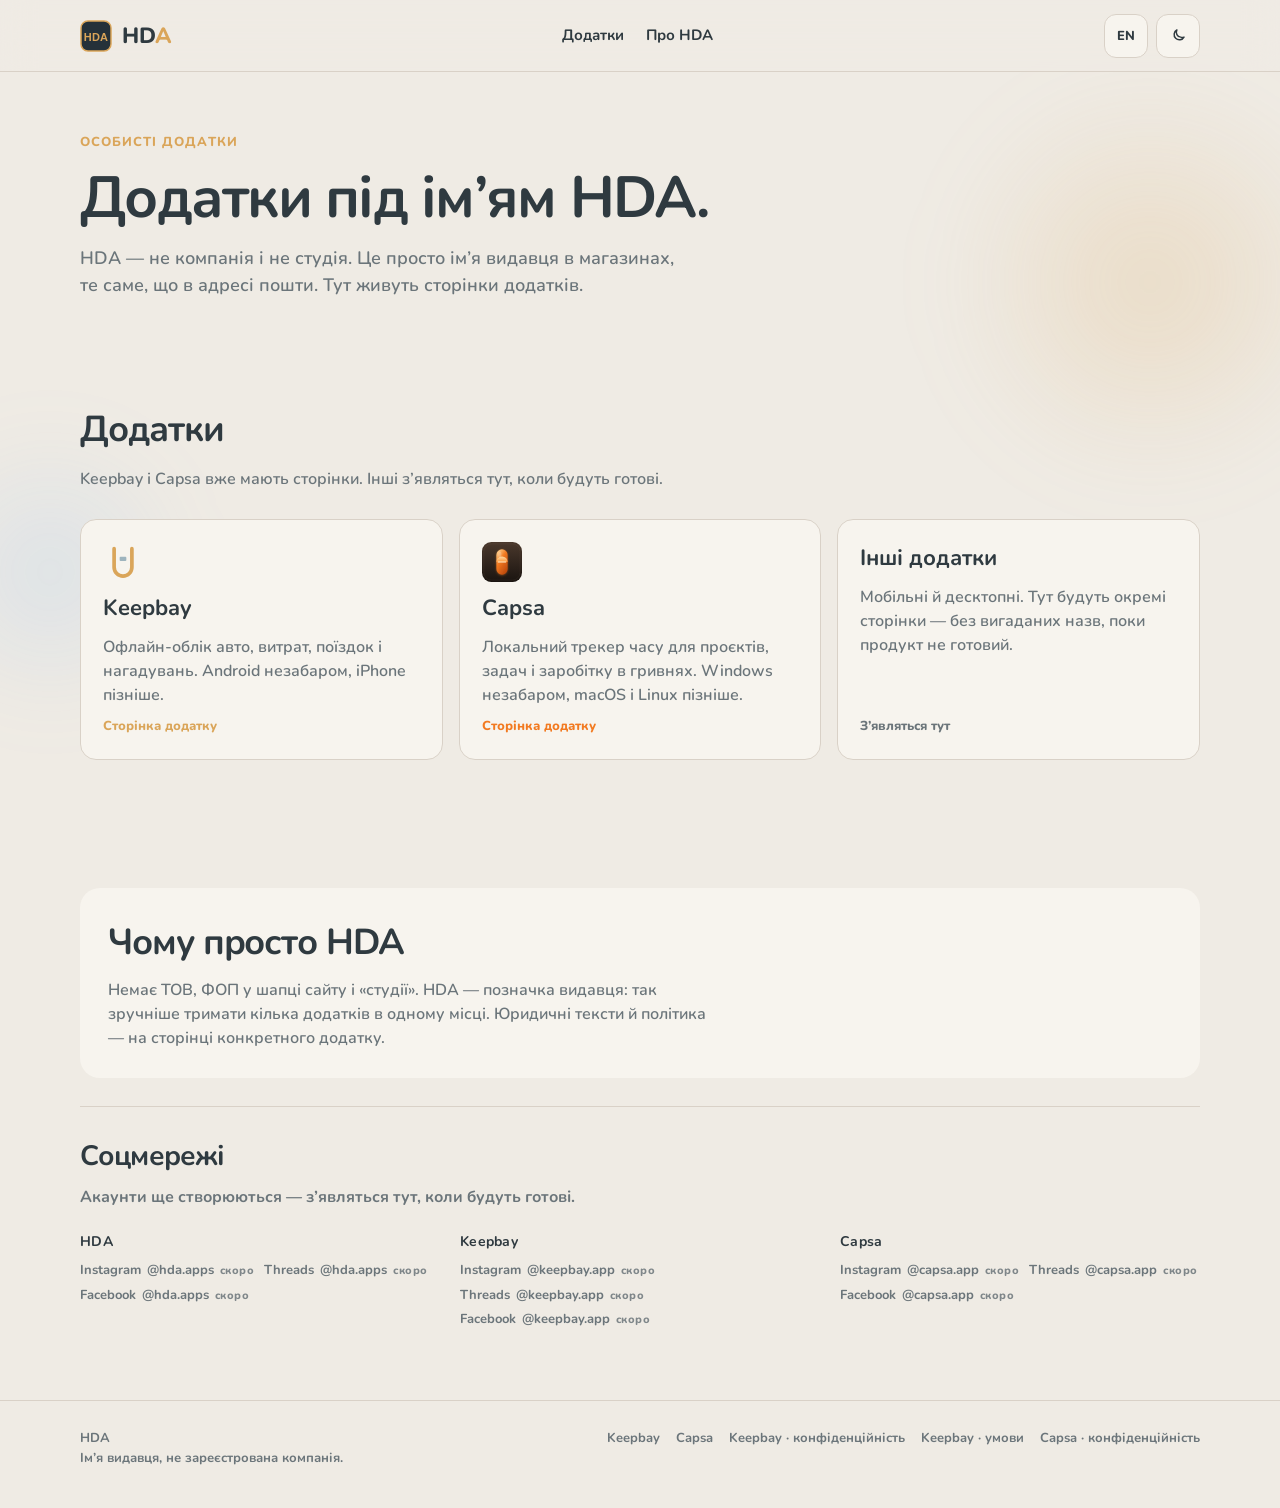
<file: index.html>
<!DOCTYPE html>
<html lang="uk" data-theme="dark">
  <head>
    <meta charset="utf-8" />
    <meta name="viewport" content="width=device-width, initial-scale=1" />
    <title>HDA — особисті додатки</title>
    <meta
      name="description"
      content="HDA — ім’я видавця особистих додатків. Не компанія і не студія. Keepbay, Capsa і наступні додатки живуть тут."
    />
    <meta
      name="keywords"
      content="HDA, Keepbay, Capsa, особисті додатки, offline apps, time tracker, vehicle log"
    />
    <meta name="author" content="HDA" />
    <meta name="robots" content="noindex, nofollow" />
    <meta name="theme-color" content="#253139" />
    <link rel="canonical" href="https://dmitryguzov.github.io/hda.github.io/" />
    <meta property="og:site_name" content="HDA" />
    <meta property="og:locale" content="uk_UA" />
    <meta property="og:locale:alternate" content="en_US" />
    <meta property="og:type" content="website" />
    <meta property="og:url" content="https://dmitryguzov.github.io/hda.github.io/" />
    <meta property="og:title" content="HDA — особисті додатки" />
    <meta
      property="og:description"
      content="Особисті додатки під ім’ям HDA. Не компанія, не студія — лише видавець у магазині. Keepbay і Capsa."
    />
    <meta property="og:image" content="https://dmitryguzov.github.io/hda.github.io/assets/og-hda.png" />
    <meta property="og:image:width" content="1200" />
    <meta property="og:image:height" content="630" />
    <meta property="og:image:alt" content="HDA — особисті додатки" />
    <meta name="twitter:card" content="summary_large_image" />
    <meta name="twitter:title" content="HDA — особисті додатки" />
    <meta
      name="twitter:description"
      content="Особисті додатки під ім’ям HDA. Keepbay і Capsa."
    />
    <meta name="twitter:image" content="https://dmitryguzov.github.io/hda.github.io/assets/og-hda.png" />
    <link rel="icon" href="assets/favicon-hda.png" type="image/png" sizes="32x32" />
    <link rel="icon" href="assets/favicon-hda-16.png" type="image/png" sizes="16x16" />
    <link rel="icon" href="assets/hda-mark.svg" type="image/svg+xml" />
    <link rel="apple-touch-icon" href="assets/apple-touch-hda.png" />
    <link rel="preconnect" href="https://fonts.googleapis.com" />
    <link rel="preconnect" href="https://fonts.gstatic.com" crossorigin />
    <link
      href="https://fonts.googleapis.com/css2?family=Nunito:wght@600;700;800&display=swap"
      rel="stylesheet"
    />
    <link rel="stylesheet" href="css/style.css" />
    <link rel="manifest" href="site.webmanifest" />
    <script type="application/ld+json">
      {
        "@context": "https://schema.org",
        "@graph": [
          {
            "@type": "WebSite",
            "name": "HDA",
            "url": "https://dmitryguzov.github.io/hda.github.io/",
            "description": "HDA — ім’я видавця особистих додатків. Keepbay, Capsa і наступні додатки.",
            "inLanguage": ["uk", "en"],
            "publisher": { "@id": "https://dmitryguzov.github.io/hda.github.io/#publisher" }
          },
          {
            "@type": "Organization",
            "@id": "https://dmitryguzov.github.io/hda.github.io/#publisher",
            "name": "HDA",
            "url": "https://dmitryguzov.github.io/hda.github.io/",
            "logo": "https://dmitryguzov.github.io/hda.github.io/assets/hda-mark.svg",
            "description": "Publisher name for personal apps — not a registered company."
          }
        ]
      }
    </script>
  </head>
  <body class="page-v2" data-page="hub">
    <a class="skip" href="#main">Skip</a>
    <div class="parallax-scene" aria-hidden="true">
      <div class="orb orb-a" data-parallax="0.22"></div>
      <div class="orb orb-b" data-parallax="0.08"></div>
      <div class="orb orb-c" data-parallax="0.32"></div>
    </div>
    <header class="site-header">
      <div class="wrap header-inner">
        <a class="brand" href="index.html" aria-label="HDA">
          <img src="assets/hda-mark.svg" alt="" />
          <span>HD<span class="bay">A</span></span>
        </a>
        <nav class="nav-links" aria-label="Primary">
          <a href="#apps" data-i18n="hub.apps">Додатки</a>
          <a href="#about" data-i18n="hub.about">Про HDA</a>
        </nav>
        <div class="header-actions">
          <button class="lang-btn" id="lang-toggle" type="button" aria-label="Language">EN</button>
          <button class="icon-btn" id="theme-toggle" type="button" aria-label="Theme"></button>
          <button class="menu-btn" id="menu-toggle" type="button" aria-expanded="false" aria-controls="mobile-nav" aria-label="Menu">
            <span class="menu-bars" aria-hidden="true"><span></span><span></span><span></span></span>
          </button>
        </div>
      </div>
    </header>
    <div class="menu-backdrop" id="menu-backdrop"></div>
    <nav class="mobile-nav" id="mobile-nav" aria-hidden="true">
      <a href="#apps" data-i18n="hub.apps">Додатки</a>
      <a href="#about" data-i18n="hub.about">Про HDA</a>
      <a href="keepbay/">Keepbay</a>
      <a href="capsa/">Capsa</a>
    </nav>

    <main id="main">
      <section class="hero hub-hero">
        <div class="wrap">
          <div class="hero-copy hero-enter">
            <p class="eyebrow" data-i18n="hub.eyebrow">Особисті додатки</p>
            <h1 data-i18n="hub.title">Додатки під ім’ям HDA.</h1>
            <p class="lead" data-i18n="hub.lead">
              HDA — не компанія і не студія. Це просто ім’я видавця в магазинах, те саме, що в адресі пошти. Тут живуть сторінки додатків.
            </p>
          </div>
        </div>
      </section>

      <section class="section" id="apps">
        <div class="wrap">
          <div class="section-head reveal">
            <h2 data-i18n="hub.appsTitle">Додатки</h2>
            <p data-i18n="hub.appsLead">Keepbay і Capsa вже мають сторінки. Інші з’являться тут, коли будуть готові.</p>
          </div>
          <div class="app-grid">
            <a class="app-card reveal" href="keepbay/">
              <img src="assets/keepbay-mark.svg" alt="Keepbay" />
              <h3>Keepbay</h3>
              <p data-i18n="hub.keepbayBody">Офлайн-облік авто, витрат, поїздок і нагадувань. Android незабаром, iPhone пізніше.</p>
              <span class="app-card-cta" data-i18n="hub.keepbayCta">Сторінка додатку</span>
            </a>
            <a class="app-card is-capsa reveal" href="capsa/" style="--d: 0.06s">
              <img src="assets/capsa-mark.svg" alt="Capsa" />
              <h3>Capsa</h3>
              <p data-i18n="hub.capsaBody">Локальний трекер часу для проєктів, задач і заробітку в гривнях. Windows незабаром, macOS і Linux пізніше.</p>
              <span class="app-card-cta" data-i18n="hub.capsaCta">Сторінка додатку</span>
            </a>
            <article class="app-card is-soon reveal" style="--d: 0.12s">
              <h3 data-i18n="hub.soonTitle">Інші додатки</h3>
              <p data-i18n="hub.soonBody">Мобільні й десктопні. Тут будуть окремі сторінки — без вигаданих назв, поки продукт не готовий.</p>
              <span class="app-card-cta" data-i18n="hub.soonCta">З’являться тут</span>
            </article>
          </div>
        </div>
      </section>

      <section class="section" id="about">
        <div class="wrap">
          <div class="privacy-strip reveal">
            <div>
              <h2 data-i18n="hub.aboutTitle">Чому просто HDA</h2>
              <p data-i18n="hub.aboutBody">
                Немає ТОВ, ФОП у шапці сайту і «студії». HDA — позначка видавця: так зручніше тримати кілька додатків в одному місці. Юридичні тексти й політика — на сторінці конкретного додатку.
              </p>
            </div>
          </div>
          <div class="social-panel reveal" style="--d: 0.06s">
            <h2 data-i18n="hub.socialTitle">Соцмережі</h2>
            <p data-i18n="hub.socialLead">Акаунти ще створюються — з’являться тут, коли будуть готові.</p>
            <div class="social-brands">
              <div class="social-brand">
                <strong>HDA</strong>
                <nav class="social-links" data-social="hda" aria-label="HDA"></nav>
              </div>
              <div class="social-brand">
                <strong>Keepbay</strong>
                <nav class="social-links" data-social="keepbay" aria-label="Keepbay"></nav>
              </div>
              <div class="social-brand">
                <strong>Capsa</strong>
                <nav class="social-links" data-social="capsa" aria-label="Capsa"></nav>
              </div>
            </div>
          </div>
        </div>
      </section>
    </main>

    <footer class="site-footer">
      <div class="wrap footer-inner">
        <div>
          <strong>HDA</strong>
          <div data-i18n="hub.footerNote">Ім’я видавця, не зареєстрована компанія.</div>
        </div>
        <div class="footer-links">
          <a href="keepbay/">Keepbay</a>
          <a href="capsa/">Capsa</a>
          <a href="keepbay/privacy.html" data-i18n="hub.keepbayPrivacy">Keepbay · конфіденційність</a>
          <a href="keepbay/terms.html" data-i18n="hub.keepbayTerms">Keepbay · умови</a>
          <a href="capsa/privacy.html" data-i18n="hub.capsaPrivacy">Capsa · конфіденційність</a>
        </div>
      </div>
    </footer>
    <script src="js/main.js"></script>
  </body>
</html>
</file>
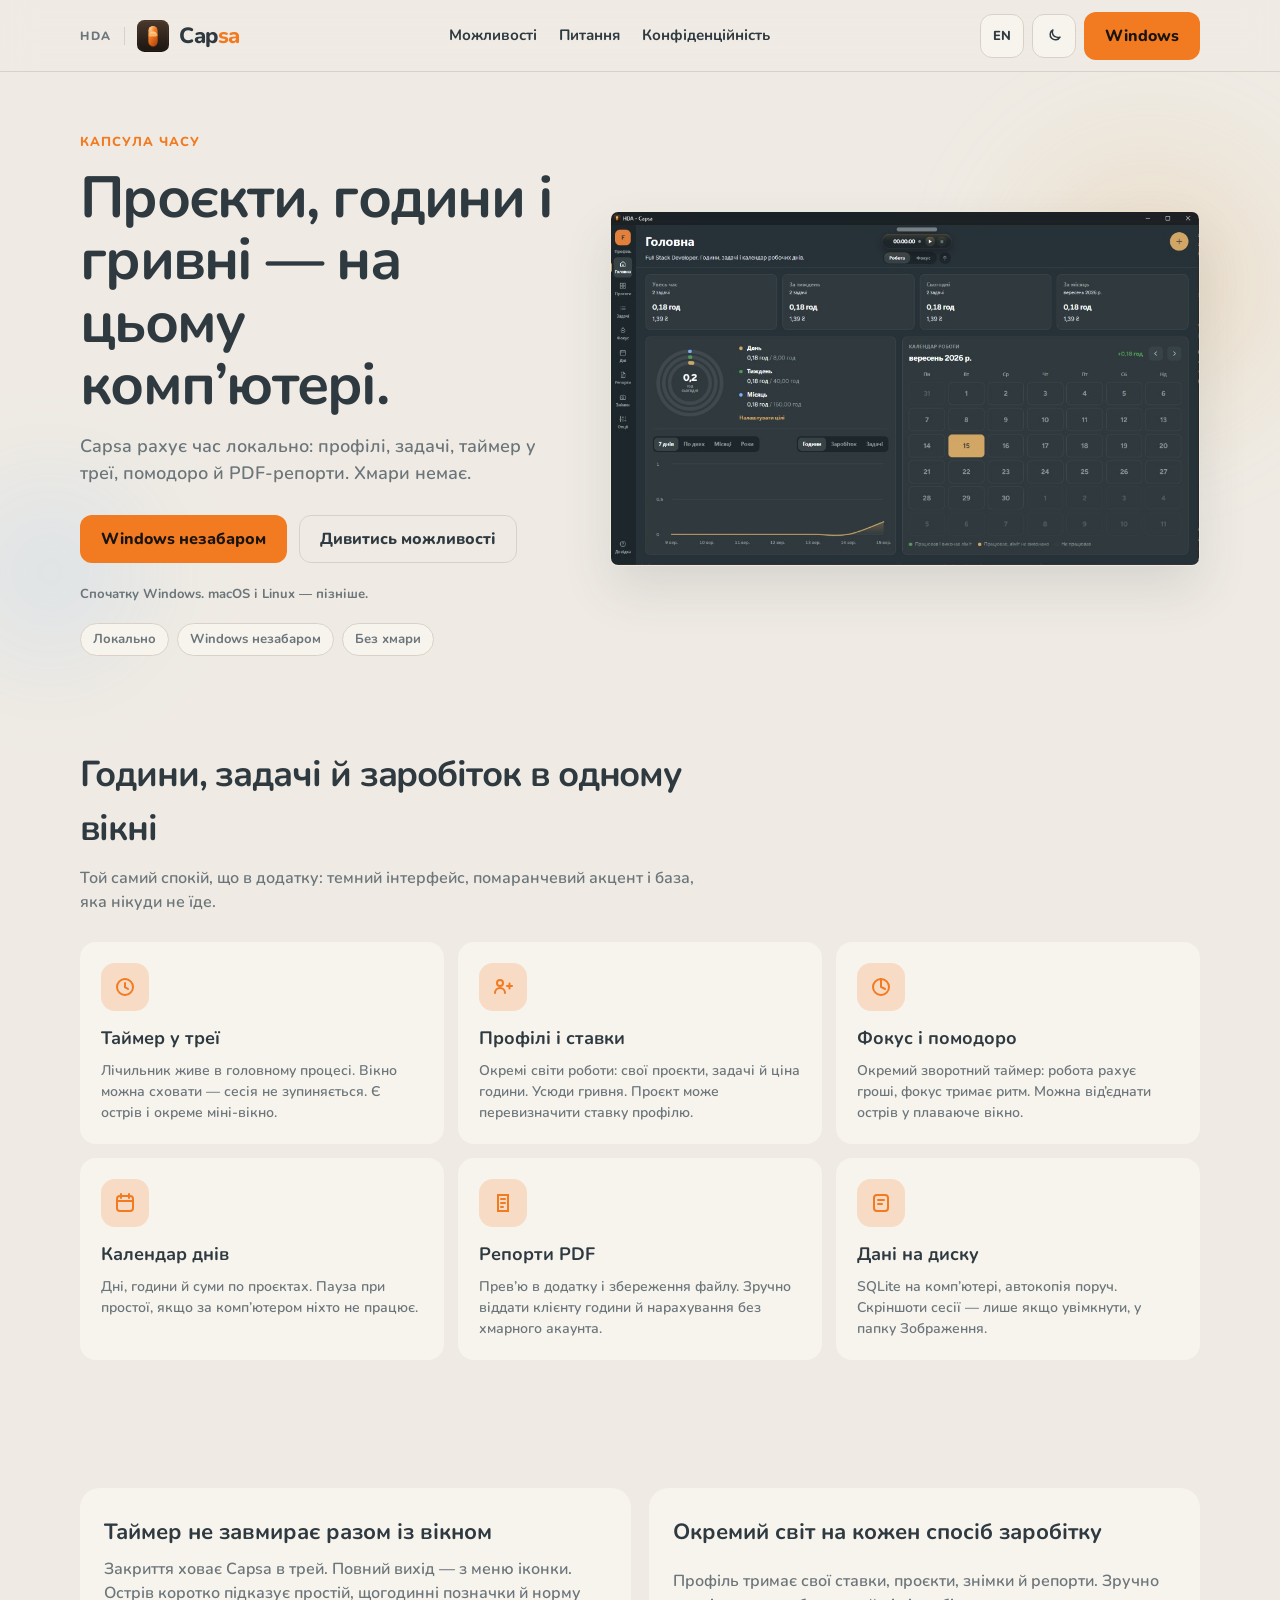
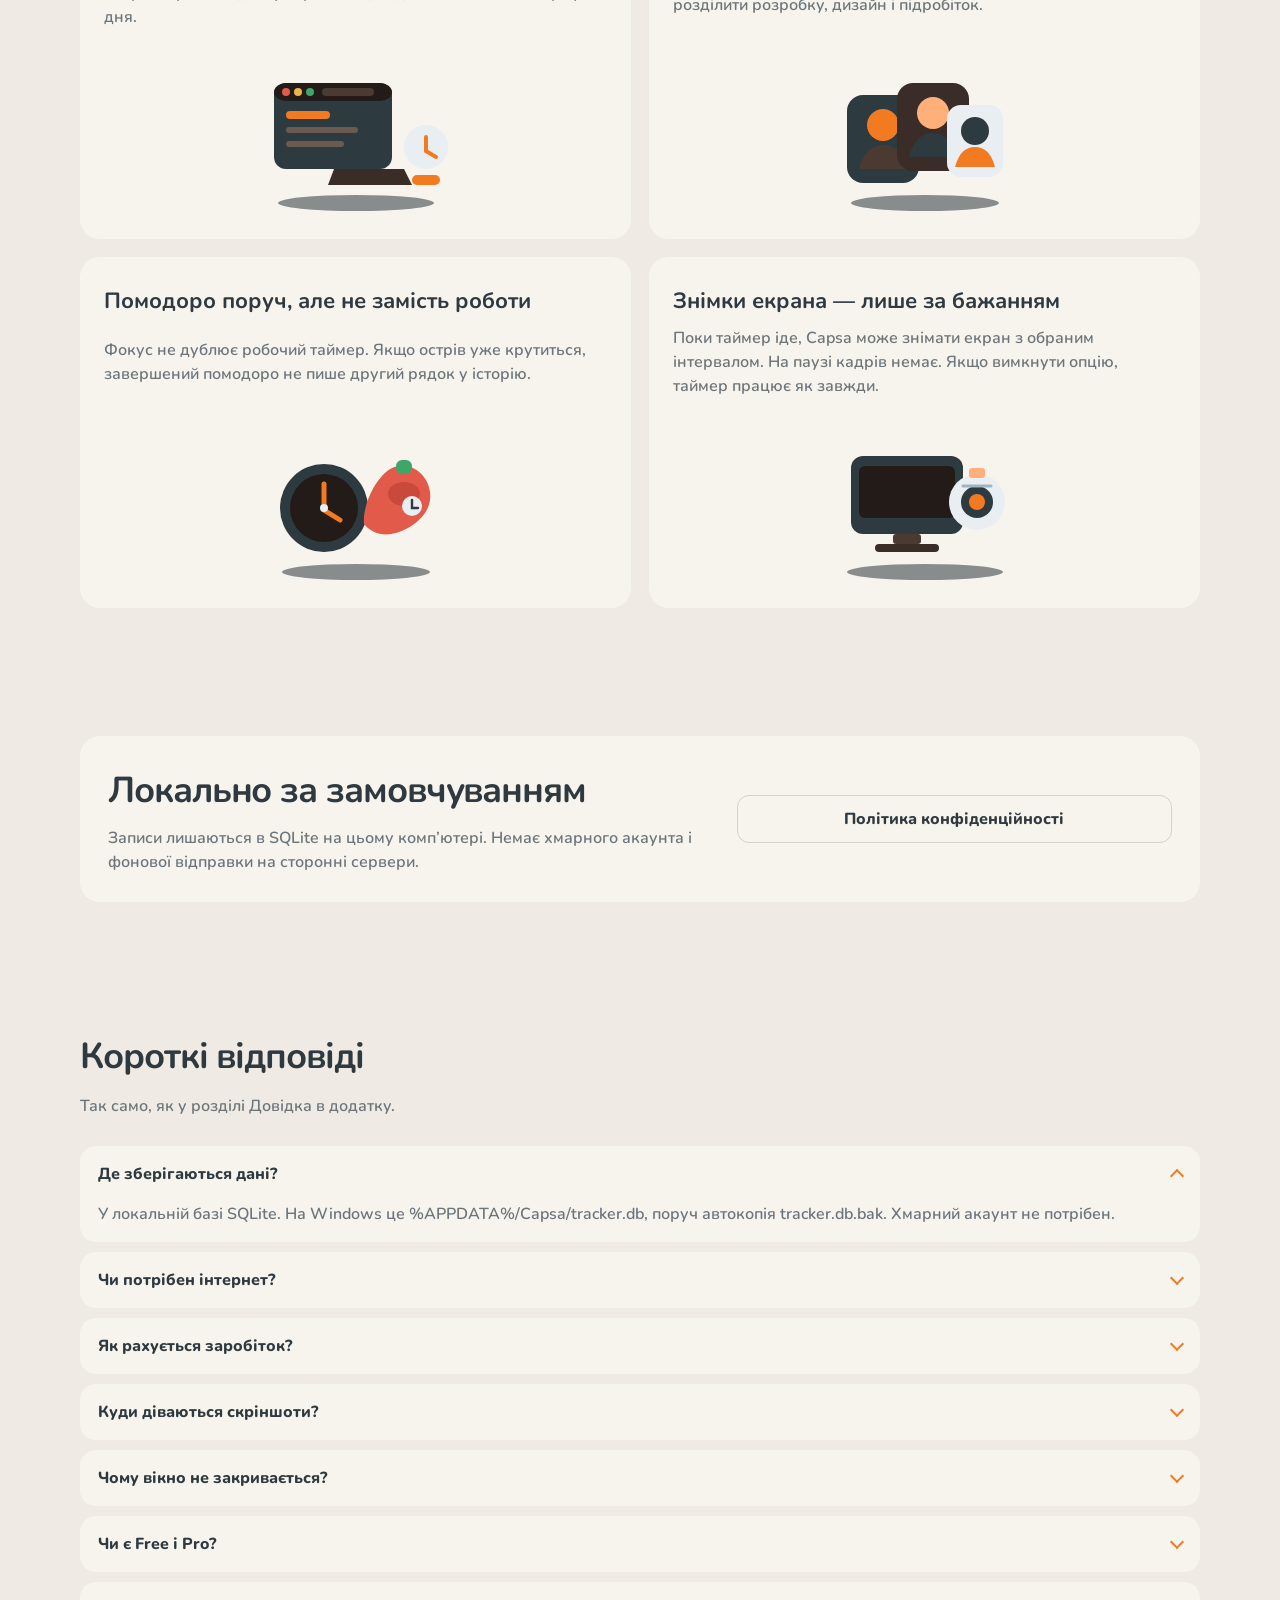
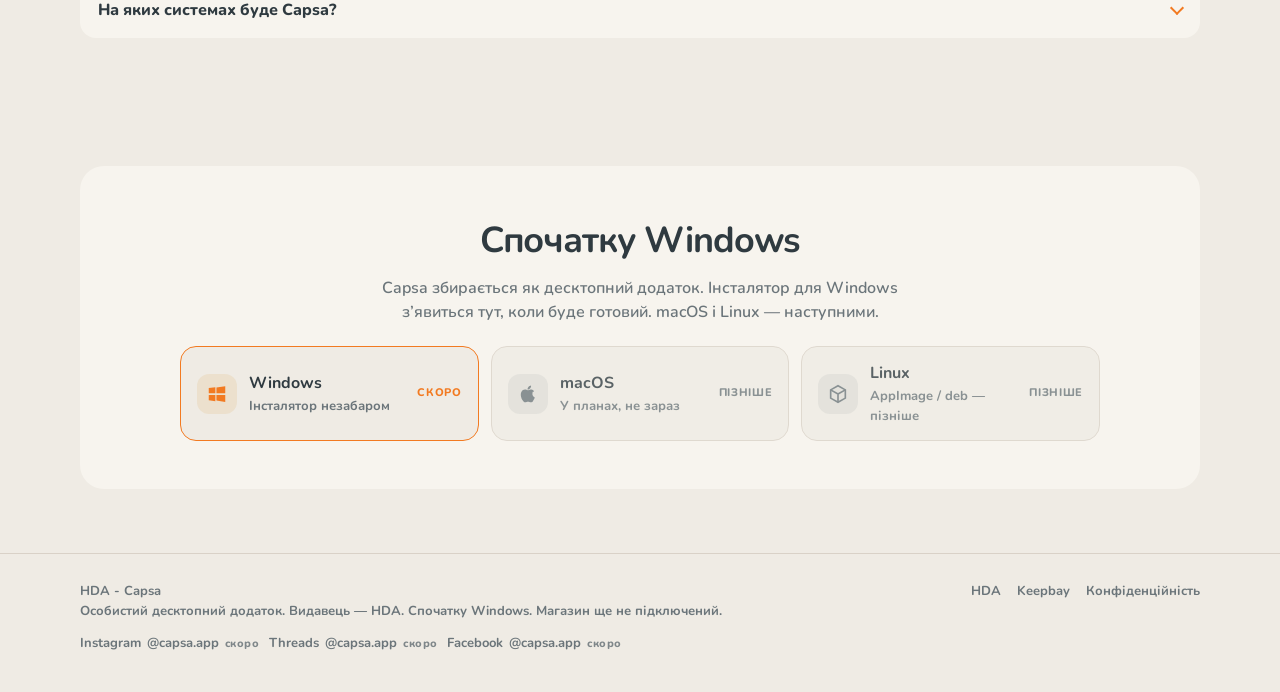
<file: capsa/index.html>
<!DOCTYPE html>
<html lang="uk" data-theme="dark">
  <head>
    <meta charset="utf-8" />
    <meta name="viewport" content="width=device-width, initial-scale=1" />
    <title>Capsa — капсула часу</title>
    <meta
      name="description"
      content="HDA - Capsa — локальний десктопний трекер проєктів, задач і заробітку. Дані лишаються на комп’ютері."
    />
    <meta
      name="keywords"
      content="Capsa, трекер часу, time tracker, проєкти, заробіток, offline, Windows, HDA"
    />
    <meta name="author" content="HDA" />
    <meta name="robots" content="noindex, nofollow" />
    <meta name="theme-color" content="#253139" />
    <link rel="canonical" href="https://dmitryguzov.github.io/hda.github.io/capsa/" />
    <meta property="og:site_name" content="HDA" />
    <meta property="og:locale" content="uk_UA" />
    <meta property="og:locale:alternate" content="en_US" />
    <meta property="og:type" content="website" />
    <meta property="og:url" content="https://dmitryguzov.github.io/hda.github.io/capsa/" />
    <meta property="og:title" content="Capsa — капсула часу" />
    <meta
      property="og:description"
      content="Капсула часу: години, задачі й заробіток у гривнях. Без хмари."
    />
    <meta property="og:image" content="https://dmitryguzov.github.io/hda.github.io/assets/og-capsa.png" />
    <meta property="og:image:width" content="1200" />
    <meta property="og:image:height" content="630" />
    <meta property="og:image:alt" content="Capsa — local time tracker" />
    <meta name="twitter:card" content="summary_large_image" />
    <meta name="twitter:title" content="Capsa — капсула часу" />
    <meta
      name="twitter:description"
      content="Капсула часу: години, задачі й заробіток у гривнях. Без хмари."
    />
    <meta name="twitter:image" content="https://dmitryguzov.github.io/hda.github.io/assets/og-capsa.png" />
    <link rel="icon" href="../assets/favicon-capsa.png" type="image/png" sizes="32x32" />
    <link rel="icon" href="../assets/favicon-capsa-16.png" type="image/png" sizes="16x16" />
    <link rel="icon" href="../assets/capsa-mark.svg" type="image/svg+xml" />
    <link rel="apple-touch-icon" href="../assets/apple-touch-capsa.png" />
    <link rel="preconnect" href="https://fonts.googleapis.com" />
    <link rel="preconnect" href="https://fonts.gstatic.com" crossorigin />
    <link
      href="https://fonts.googleapis.com/css2?family=Nunito:wght@600;700;800&display=swap"
      rel="stylesheet"
    />
    <link rel="stylesheet" href="../css/style.css" />
    <script type="application/ld+json">
      {
        "@context": "https://schema.org",
        "@type": "SoftwareApplication",
        "name": "Capsa",
        "applicationCategory": "BusinessApplication",
        "operatingSystem": "Windows",
        "description": "Local desktop tracker for projects, tasks, and earnings. Data stays on this computer.",
        "url": "https://dmitryguzov.github.io/hda.github.io/capsa/",
        "image": "https://dmitryguzov.github.io/hda.github.io/assets/og-capsa.png",
        "author": { "@type": "Organization", "name": "HDA" },
        "offers": {
          "@type": "Offer",
          "price": "0",
          "priceCurrency": "USD"
        }
      }
    </script>
  </head>
  <body class="page-v2 page-capsa" data-page="capsa">
    <a class="skip" href="#main">Skip</a>
    <div class="parallax-scene" aria-hidden="true">
      <div class="orb orb-a" data-parallax="0.22"></div>
      <div class="orb orb-b" data-parallax="0.08"></div>
      <div class="orb orb-c" data-parallax="0.32"></div>
    </div>
    <header class="site-header">
      <div class="wrap header-inner">
        <div class="brand-stack">
          <a class="brand-home" href="../index.html">HDA</a>
          <a class="brand" href="index.html" aria-label="Capsa">
            <img src="../assets/capsa-mark.svg" alt="" />
            <span>Cap<span class="bay">sa</span></span>
          </a>
        </div>
        <nav class="nav-links" aria-label="Primary">
          <a href="#features" data-i18n="nav.features">Можливості</a>
          <a href="#faq" data-i18n="nav.faq">Питання</a>
          <a href="privacy.html" data-i18n="nav.privacy">Конфіденційність</a>
        </nav>
        <div class="header-actions">
          <button class="lang-btn" id="lang-toggle" type="button" aria-label="Language">EN</button>
          <button class="icon-btn" id="theme-toggle" type="button" aria-label="Theme"></button>
          <a class="btn btn-gold btn-shine" href="#download" data-i18n="nav.download">Windows</a>
          <button class="menu-btn" id="menu-toggle" type="button" aria-expanded="false" aria-controls="mobile-nav" aria-label="Menu">
            <span class="menu-bars" aria-hidden="true"><span></span><span></span><span></span></span>
          </button>
        </div>
      </div>
    </header>
    <div class="menu-backdrop" id="menu-backdrop"></div>
    <nav class="mobile-nav" id="mobile-nav" aria-hidden="true">
      <a href="../index.html">HDA</a>
      <a href="#features" data-i18n="nav.features">Можливості</a>
      <a href="#faq" data-i18n="nav.faq">Питання</a>
      <a href="privacy.html" data-i18n="nav.privacy">Конфіденційність</a>
      <a class="btn btn-gold" href="#download" data-i18n="nav.download">Windows</a>
    </nav>

    <main id="main">
      <section class="hero">
        <div class="wrap hero-grid">
          <div class="hero-copy hero-enter">
            <p class="eyebrow" data-i18n="hero.eyebrow">Капсула часу</p>
            <h1 data-i18n="hero.title">Проєкти, години і гривні — на цьому комп’ютері.</h1>
            <p class="lead" data-i18n="hero.lead">
              Capsa рахує час локально: профілі, задачі, таймер у треї, помодоро й PDF-репорти. Хмари немає.
            </p>
            <div class="hero-cta">
              <a class="btn btn-gold btn-shine" href="#download" data-i18n="hero.cta">Windows незабаром</a>
              <a class="btn btn-ghost" href="#features" data-i18n="hero.secondary">Дивитись можливості</a>
            </div>
            <p class="hero-note" data-i18n="hero.soon">Спочатку Windows. macOS і Linux — пізніше.</p>
            <div class="pills" data-i18n-list="hero.pills">
              <span class="pill">Локально</span>
              <span class="pill">Windows незабаром</span>
              <span class="pill">Без хмари</span>
            </div>
          </div>

          <div class="desk-stage">
            <img
              class="desk desk-float"
              src="../assets/capsa-home.png"
              alt="Головне вікно HDA - Capsa"
              width="1024"
              height="615"
            />
          </div>
        </div>
      </section>

      <section class="section" id="features">
        <div class="wrap">
          <div class="section-head reveal">
            <h2 data-i18n="features.title">Години, задачі й заробіток в одному вікні</h2>
            <p data-i18n="features.lead">
              Той самий спокій, що в додатку: темний інтерфейс, помаранчевий акцент і база, яка нікуди не їде.
            </p>
          </div>
          <div class="features">
            <article class="feature reveal" style="--d: 0s">
              <div class="icon" aria-hidden="true">
                <svg width="24" height="24" viewBox="0 0 24 24" fill="none">
                  <circle cx="12" cy="12" r="8" stroke="currentColor" stroke-width="2" />
                  <path d="M12 8v4.2L15 14" stroke="currentColor" stroke-width="2" stroke-linecap="round" />
                </svg>
              </div>
              <h3 data-i18n="features.timer.title">Таймер у треї</h3>
              <p data-i18n="features.timer.body">
                Лічильник живе в головному процесі. Вікно можна сховати — сесія не зупиняється. Є острів і окреме міні-вікно.
              </p>
            </article>
            <article class="feature reveal" style="--d: 0.08s">
              <div class="icon" aria-hidden="true">
                <svg width="24" height="24" viewBox="0 0 24 24" fill="none">
                  <circle cx="9" cy="8" r="3" stroke="currentColor" stroke-width="2" />
                  <path d="M4 18a5 5 0 0 1 10 0" stroke="currentColor" stroke-width="2" stroke-linecap="round" />
                  <path d="M16 11h5M18.5 8.5v5" stroke="currentColor" stroke-width="2" stroke-linecap="round" />
                </svg>
              </div>
              <h3 data-i18n="features.profiles.title">Профілі і ставки</h3>
              <p data-i18n="features.profiles.body">
                Окремі світи роботи: свої проєкти, задачі й ціна години. Усюди гривня. Проєкт може перевизначити ставку профілю.
              </p>
            </article>
            <article class="feature reveal" style="--d: 0.16s">
              <div class="icon" aria-hidden="true">
                <svg width="24" height="24" viewBox="0 0 24 24" fill="none">
                  <path d="M12 4v8l4 2" stroke="currentColor" stroke-width="2" stroke-linecap="round" />
                  <circle cx="12" cy="12" r="8" stroke="currentColor" stroke-width="2" />
                </svg>
              </div>
              <h3 data-i18n="features.focus.title">Фокус і помодоро</h3>
              <p data-i18n="features.focus.body">
                Окремий зворотний таймер: робота рахує гроші, фокус тримає ритм. Можна від’єднати острів у плаваюче вікно.
              </p>
            </article>
            <article class="feature reveal" style="--d: 0.24s">
              <div class="icon" aria-hidden="true">
                <svg width="24" height="24" viewBox="0 0 24 24" fill="none">
                  <rect x="4" y="5" width="16" height="15" rx="3" stroke="currentColor" stroke-width="2" />
                  <path d="M8 3v4M16 3v4M4 10h16" stroke="currentColor" stroke-width="2" stroke-linecap="round" />
                </svg>
              </div>
              <h3 data-i18n="features.calendar.title">Календар днів</h3>
              <p data-i18n="features.calendar.body">
                Дні, години й суми по проєктах. Пауза при простої, якщо за комп’ютером ніхто не працює.
              </p>
            </article>
            <article class="feature reveal" style="--d: 0.32s">
              <div class="icon" aria-hidden="true">
                <svg width="24" height="24" viewBox="0 0 24 24" fill="none">
                  <path d="M7 4h10v16H7z" stroke="currentColor" stroke-width="2" />
                  <path d="M10 8h4M10 12h4M10 16h2" stroke="currentColor" stroke-width="2" stroke-linecap="round" />
                </svg>
              </div>
              <h3 data-i18n="features.reports.title">Репорти PDF</h3>
              <p data-i18n="features.reports.body">
                Прев’ю в додатку і збереження файлу. Зручно віддати клієнту години й нарахування без хмарного акаунта.
              </p>
            </article>
            <article class="feature reveal" style="--d: 0.4s">
              <div class="icon" aria-hidden="true">
                <svg width="24" height="24" viewBox="0 0 24 24" fill="none">
                  <rect x="5" y="4" width="14" height="16" rx="3" stroke="currentColor" stroke-width="2" />
                  <path d="M9 9h6M9 13h4" stroke="currentColor" stroke-width="2" stroke-linecap="round" />
                </svg>
              </div>
              <h3 data-i18n="features.data.title">Дані на диску</h3>
              <p data-i18n="features.data.body">
                SQLite на комп’ютері, автокопія поруч. Скріншоти сесії — лише якщо увімкнути, у папку Зображення.
              </p>
            </article>
          </div>
        </div>
      </section>

      <section class="section">
        <div class="wrap story">
          <article class="story-card reveal">
            <h3 data-i18n="story.timerTitle">Таймер не завмирає разом із вікном</h3>
            <p data-i18n="story.timerBody">
              Закриття ховає Capsa в трей. Повний вихід — з меню іконки. Острів коротко підказує простій, щогодинні позначки й норму дня.
            </p>
            <img src="../assets/capsa-story-timer.svg" alt="" />
          </article>
          <article class="story-card reveal" style="--d: 0.1s">
            <h3 data-i18n="story.profileTitle">Окремий світ на кожен спосіб заробітку</h3>
            <p data-i18n="story.profileBody">
              Профіль тримає свої ставки, проєкти, знімки й репорти. Зручно розділити розробку, дизайн і підробіток.
            </p>
            <img src="../assets/capsa-story-profiles.svg" alt="" />
          </article>
          <article class="story-card reveal">
            <h3 data-i18n="story.focusTitle">Помодоро поруч, але не замість роботи</h3>
            <p data-i18n="story.focusBody">
              Фокус не дублює робочий таймер. Якщо острів уже крутиться, завершений помодоро не пише другий рядок у історію.
            </p>
            <img src="../assets/capsa-story-focus.svg" alt="" />
          </article>
          <article class="story-card reveal" style="--d: 0.1s">
            <h3 data-i18n="story.shotTitle">Знімки екрана — лише за бажанням</h3>
            <p data-i18n="story.shotBody">
              Поки таймер іде, Capsa може знімати екран з обраним інтервалом. На паузі кадрів немає. Якщо вимкнути опцію, таймер працює як завжди.
            </p>
            <img src="../assets/capsa-story-shots.svg" alt="" />
          </article>
        </div>
      </section>

      <section class="section">
        <div class="wrap">
          <div class="privacy-strip reveal">
            <div>
              <h2 data-i18n="privacy.title">Локально за замовчуванням</h2>
              <p data-i18n="privacy.body">
                Записи лишаються в SQLite на цьому комп’ютері. Немає хмарного акаунта і фонової відправки на сторонні сервери.
              </p>
            </div>
            <a class="btn btn-ghost" href="privacy.html" data-i18n="privacy.cta">Політика конфіденційності</a>
          </div>
        </div>
      </section>

      <section class="section" id="faq">
        <div class="wrap">
          <div class="section-head reveal">
            <h2 data-i18n="faq.title">Короткі відповіді</h2>
            <p data-i18n="faq.lead">Так само, як у розділі Довідка в додатку.</p>
          </div>
          <div class="faq" data-accordion>
            <div class="acc is-open reveal">
              <button class="acc-btn" type="button" aria-expanded="true">
                <span data-i18n="faq.q1">Де зберігаються дані?</span>
              </button>
              <div class="acc-panel">
                <div class="acc-inner">
                  <p data-i18n="faq.a1">
                    У локальній базі SQLite. На Windows це %APPDATA%/Capsa/tracker.db, поруч автокопія tracker.db.bak. Хмарний акаунт не потрібен.
                  </p>
                </div>
              </div>
            </div>
            <div class="acc reveal" style="--d: 0.05s">
              <button class="acc-btn" type="button" aria-expanded="false">
                <span data-i18n="faq.q2">Чи потрібен інтернет?</span>
              </button>
              <div class="acc-panel">
                <div class="acc-inner">
                  <p data-i18n="faq.a2">Ні. Трекер, таймер, календар і репорти працюють офлайн. Capsa не відправляє записи в мережу.</p>
                </div>
              </div>
            </div>
            <div class="acc reveal" style="--d: 0.1s">
              <button class="acc-btn" type="button" aria-expanded="false">
                <span data-i18n="faq.q3">Як рахується заробіток?</span>
              </button>
              <div class="acc-panel">
                <div class="acc-inner">
                  <p data-i18n="faq.a3">
                    У гривнях за ефективною ставкою проєкту або профілю. Якщо в проєкті ставка порожня, береться профіль.
                  </p>
                </div>
              </div>
            </div>
            <div class="acc reveal" style="--d: 0.15s">
              <button class="acc-btn" type="button" aria-expanded="false">
                <span data-i18n="faq.q4">Куди діваються скріншоти?</span>
              </button>
              <div class="acc-panel">
                <div class="acc-inner">
                  <p data-i18n="faq.a4">
                    Якщо опцію увімкнено — у папку Зображення/HDA - Capsa, підпапки по датах. На паузі знімки не робляться.
                  </p>
                </div>
              </div>
            </div>
            <div class="acc reveal" style="--d: 0.2s">
              <button class="acc-btn" type="button" aria-expanded="false">
                <span data-i18n="faq.q5">Чому вікно не закривається?</span>
              </button>
              <div class="acc-panel">
                <div class="acc-inner">
                  <p data-i18n="faq.a5">Закриття ховає додаток у трей, щоб таймер жив далі. Повний вихід — з меню іконки в треї.</p>
                </div>
              </div>
            </div>
            <div class="acc reveal" style="--d: 0.25s">
              <button class="acc-btn" type="button" aria-expanded="false">
                <span data-i18n="faq.q6">Чи є Free і Pro?</span>
              </button>
              <div class="acc-panel">
                <div class="acc-inner">
                  <p data-i18n="faq.a6">
                    Ні. Немає магазинної підписки й внутрішніх покупок. Capsa — локальний десктопний додаток; платформи з’являться, коли збірка буде готова.
                  </p>
                </div>
              </div>
            </div>
            <div class="acc reveal" style="--d: 0.3s">
              <button class="acc-btn" type="button" aria-expanded="false">
                <span data-i18n="faq.q7">На яких системах буде Capsa?</span>
              </button>
              <div class="acc-panel">
                <div class="acc-inner">
                  <p data-i18n="faq.a7">
                    Збірка вже вміє Windows, macOS і Linux. Публічний реліз — спочатку Windows. macOS і Linux пізніше, без вигаданих посилань на магазини.
                  </p>
                </div>
              </div>
            </div>
          </div>
        </div>
      </section>

      <section class="section" id="download">
        <div class="wrap">
          <div class="cta-band reveal">
            <h2 data-i18n="cta.title">Спочатку Windows</h2>
            <p data-i18n="cta.body">
              Capsa збирається як десктопний додаток. Інсталятор для Windows з’явиться тут, коли буде готовий. macOS і Linux — наступними.
            </p>
            <div class="stores stores-3">
              <article class="store is-soon">
                <div class="store-icon" aria-hidden="true">
                  <svg width="22" height="22" viewBox="0 0 24 24" fill="none">
                    <path d="M3 5.5 10.2 4.6v6.7H3V5.5Zm8.4-.7L21 3.5v7.8h-9.6V4.8ZM3 13.2h7.2V20L3 18.9v-5.7Zm8.4 0H21V20.6l-9.6-1.4v-6Z" fill="currentColor" />
                  </svg>
                </div>
                <div>
                  <h3 data-i18n="stores.win">Windows</h3>
                  <p data-i18n="stores.winMeta">Інсталятор незабаром</p>
                </div>
                <span class="store-badge" data-i18n="stores.winBadge">Скоро</span>
              </article>
              <article class="store is-later">
                <div class="store-icon" aria-hidden="true">
                  <svg width="22" height="22" viewBox="0 0 24 24" fill="none">
                    <path d="M16.6 12.4c0-2.3 1.9-3.4 2-3.5-1.1-1.6-2.8-1.8-3.4-1.8-1.4-.2-2.8.9-3.5.9s-1.8-.8-3-.8c-1.5 0-3 .9-3.8 2.3-1.6 2.8-.4 7 1.2 9.3.8 1.1 1.7 2.3 2.9 2.3 1.2 0 1.6-.7 3-.7s1.8.7 3 .7 2-.1 2.9-2.3c.7-1 1.2-2 1.5-3.1-3.5-1.3-2.8-6-1.8-6.3Z" fill="currentColor" />
                    <path d="M14.4 5.8c.6-.8 1.1-1.9.9-3-1 .1-2.1.7-2.8 1.5-.6.7-1.2 1.9-1 2.9 1.1.1 2.2-.6 2.9-1.4Z" fill="currentColor" />
                  </svg>
                </div>
                <div>
                  <h3 data-i18n="stores.mac">macOS</h3>
                  <p data-i18n="stores.macMeta">У планах, не зараз</p>
                </div>
                <span class="store-badge" data-i18n="stores.macBadge">Пізніше</span>
              </article>
              <article class="store is-later">
                <div class="store-icon" aria-hidden="true">
                  <svg width="22" height="22" viewBox="0 0 24 24" fill="none">
                    <path d="M12 3 4 7.5v9L12 21l8-4.5v-9L12 3Z" stroke="currentColor" stroke-width="1.8" />
                    <path d="M12 12 4 7.5M12 12v9M12 12l8-4.5" stroke="currentColor" stroke-width="1.8" />
                  </svg>
                </div>
                <div>
                  <h3 data-i18n="stores.linux">Linux</h3>
                  <p data-i18n="stores.linuxMeta">AppImage / deb — пізніше</p>
                </div>
                <span class="store-badge" data-i18n="stores.linuxBadge">Пізніше</span>
              </article>
            </div>
          </div>
        </div>
      </section>
    </main>

    <footer class="site-footer">
      <div class="wrap footer-inner">
        <div>
          <strong data-i18n="footer.copy">HDA - Capsa</strong>
          <div data-i18n="footer.note">Особистий десктопний додаток. Видавець — HDA. Спочатку Windows. Магазин ще не підключений.</div>
          <nav class="social-links social-links-footer" data-social="capsa" aria-label="Capsa"></nav>
        </div>
        <div class="footer-links">
          <a href="../index.html">HDA</a>
          <a href="../keepbay/index.html">Keepbay</a>
          <a href="privacy.html" data-i18n="nav.privacy">Конфіденційність</a>
        </div>
      </div>
    </footer>
    <script src="../js/main.js"></script>
  </body>
</html>
</file>
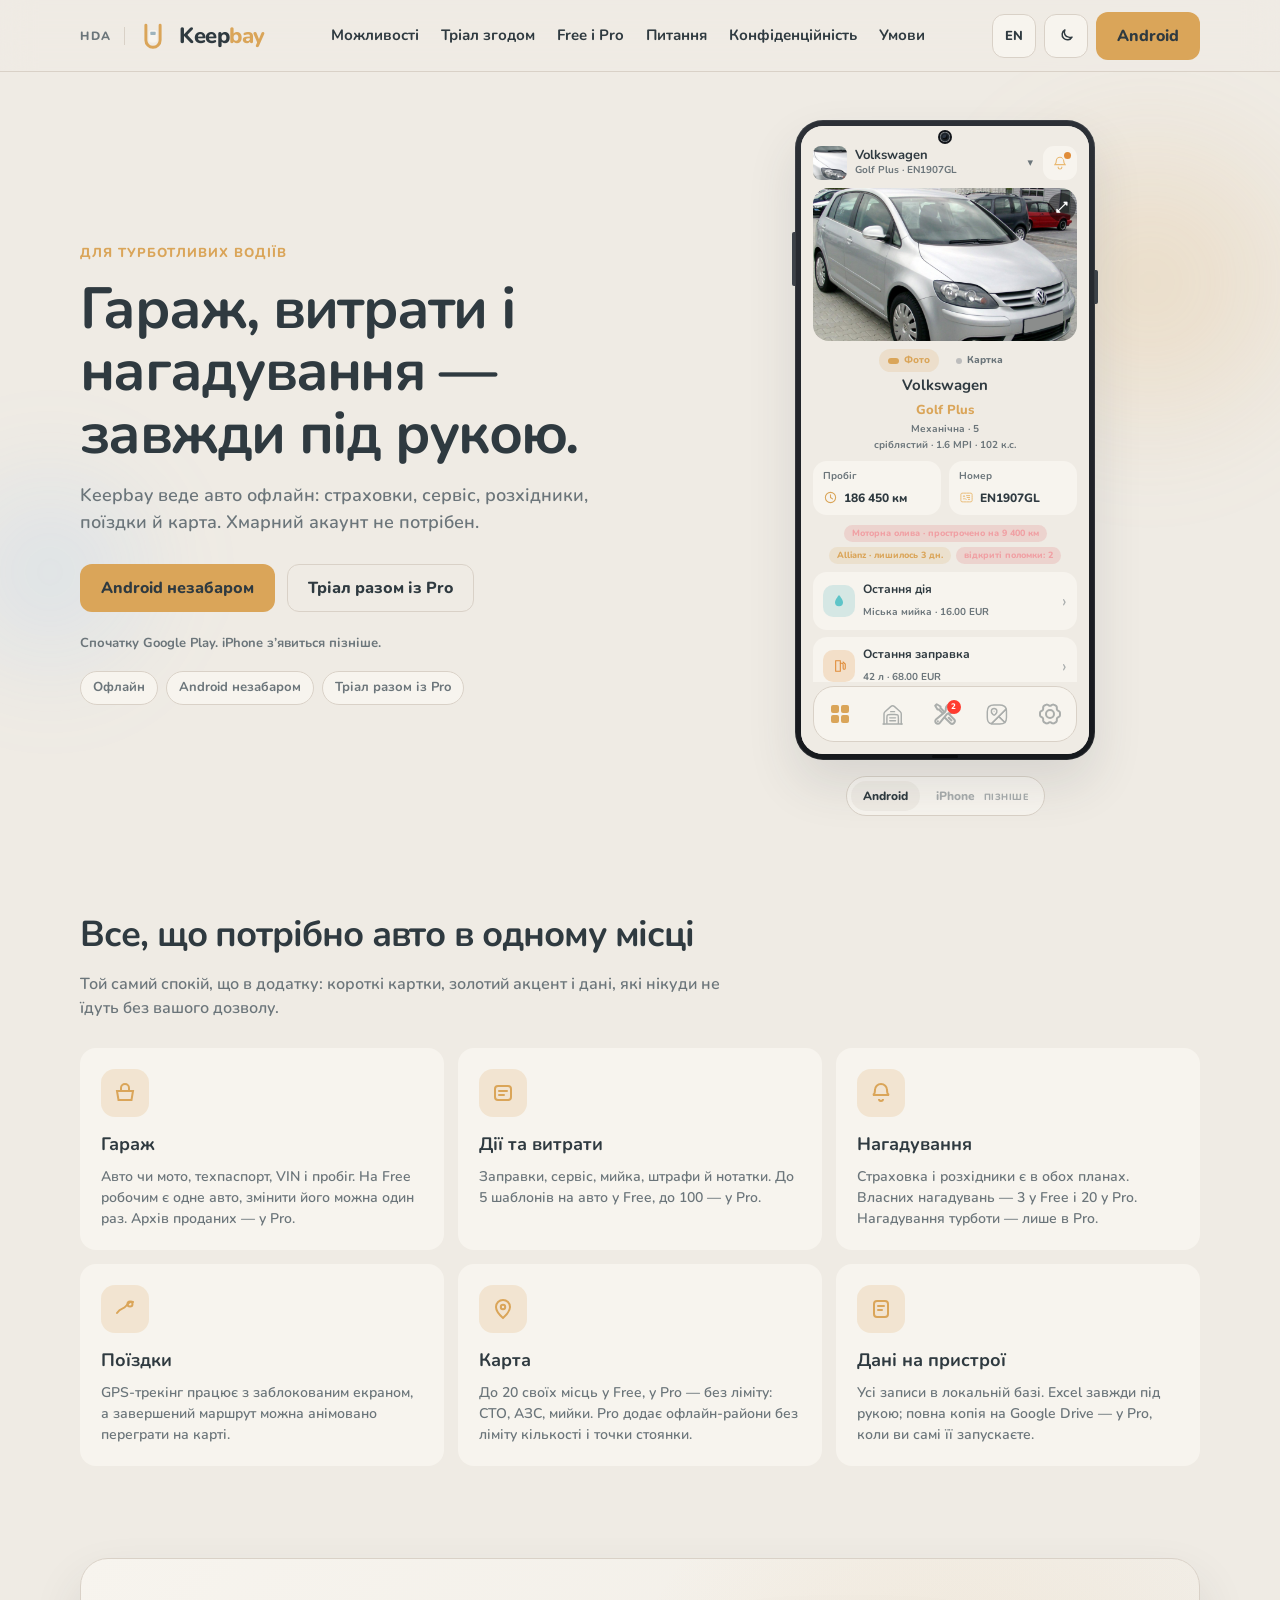
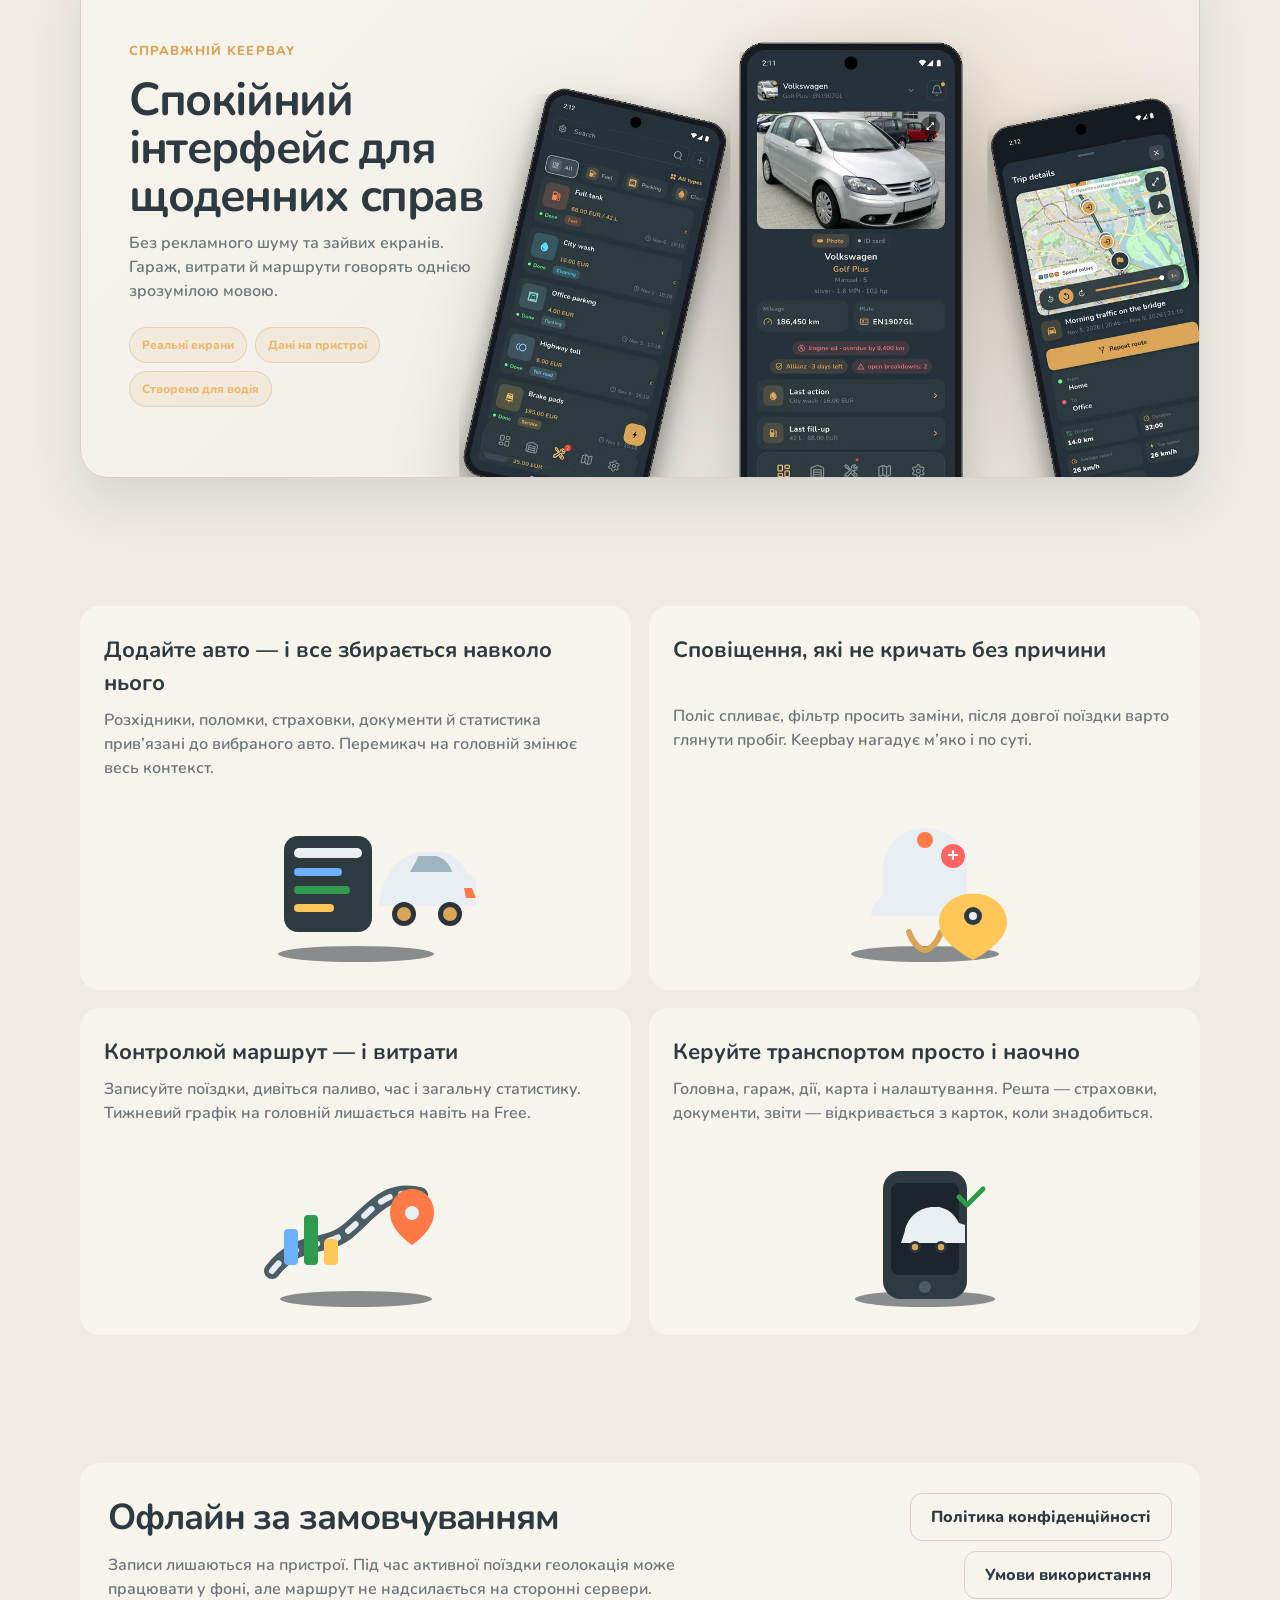
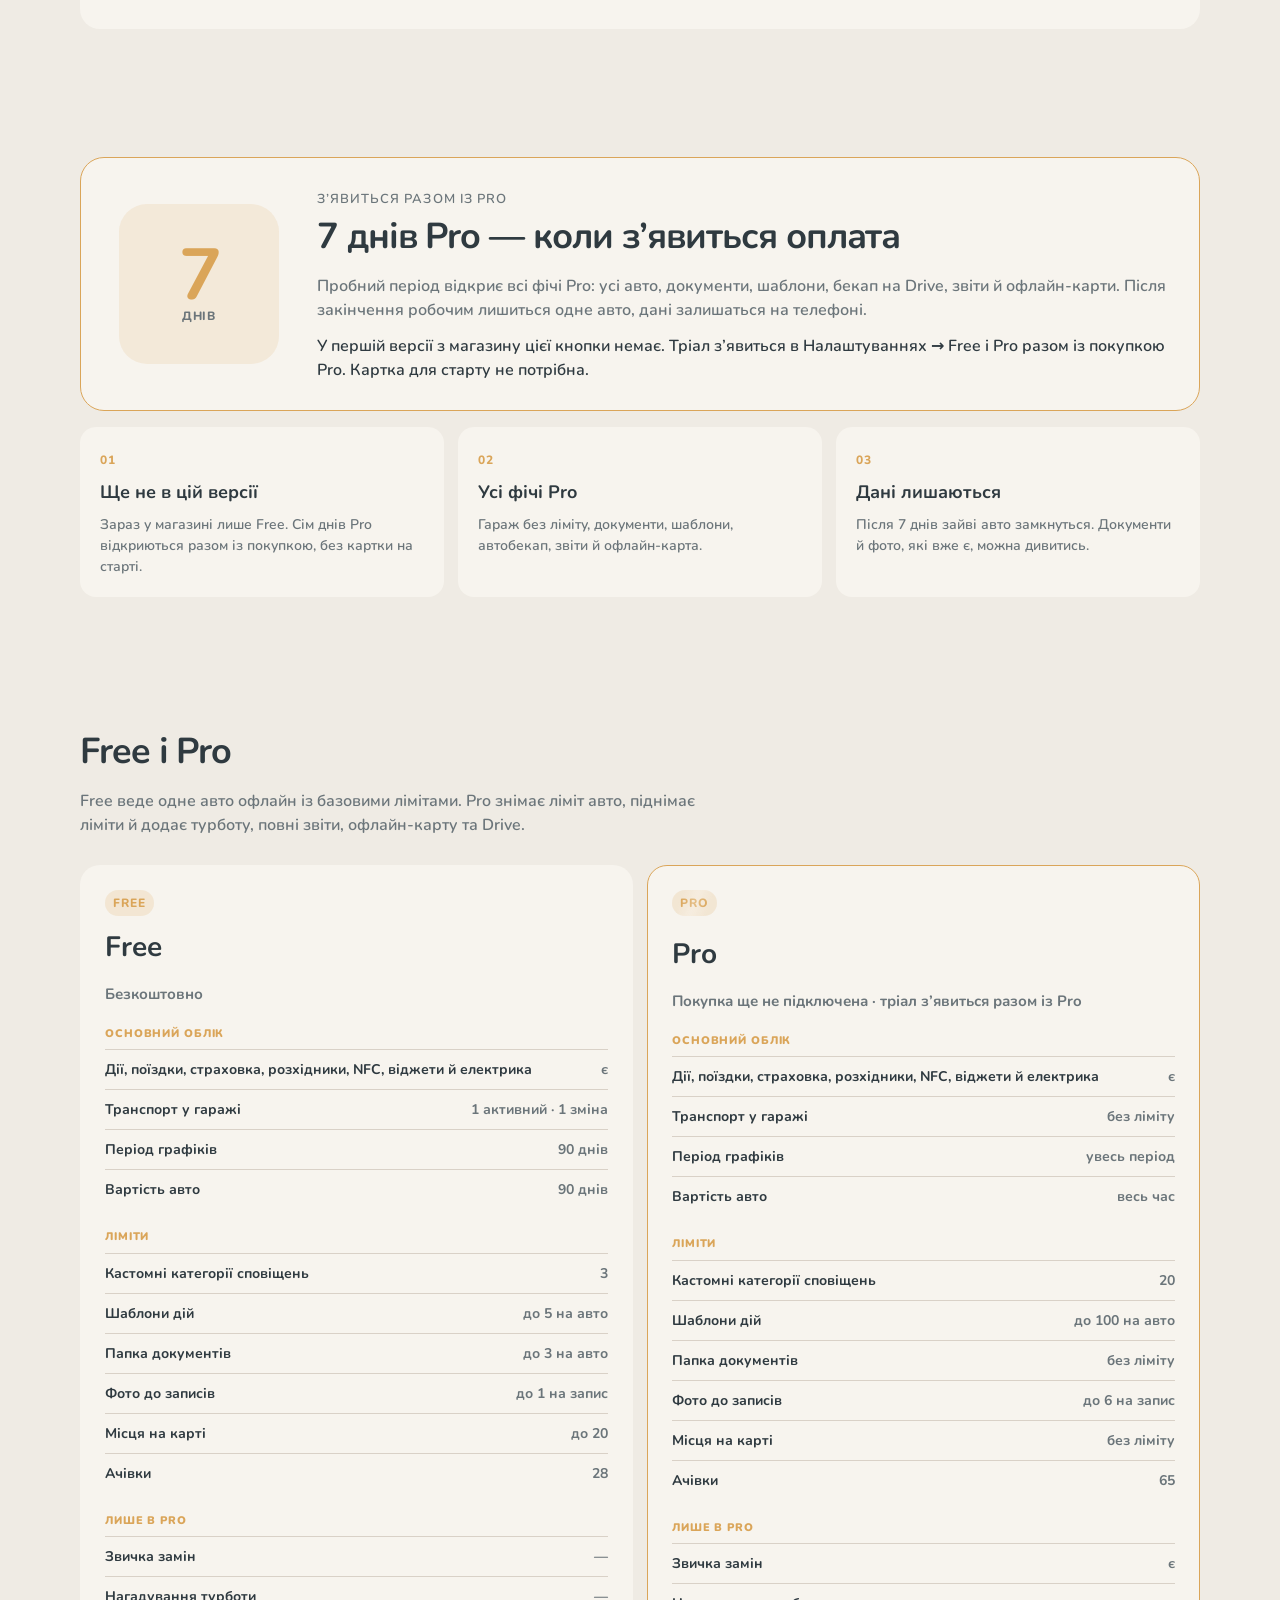
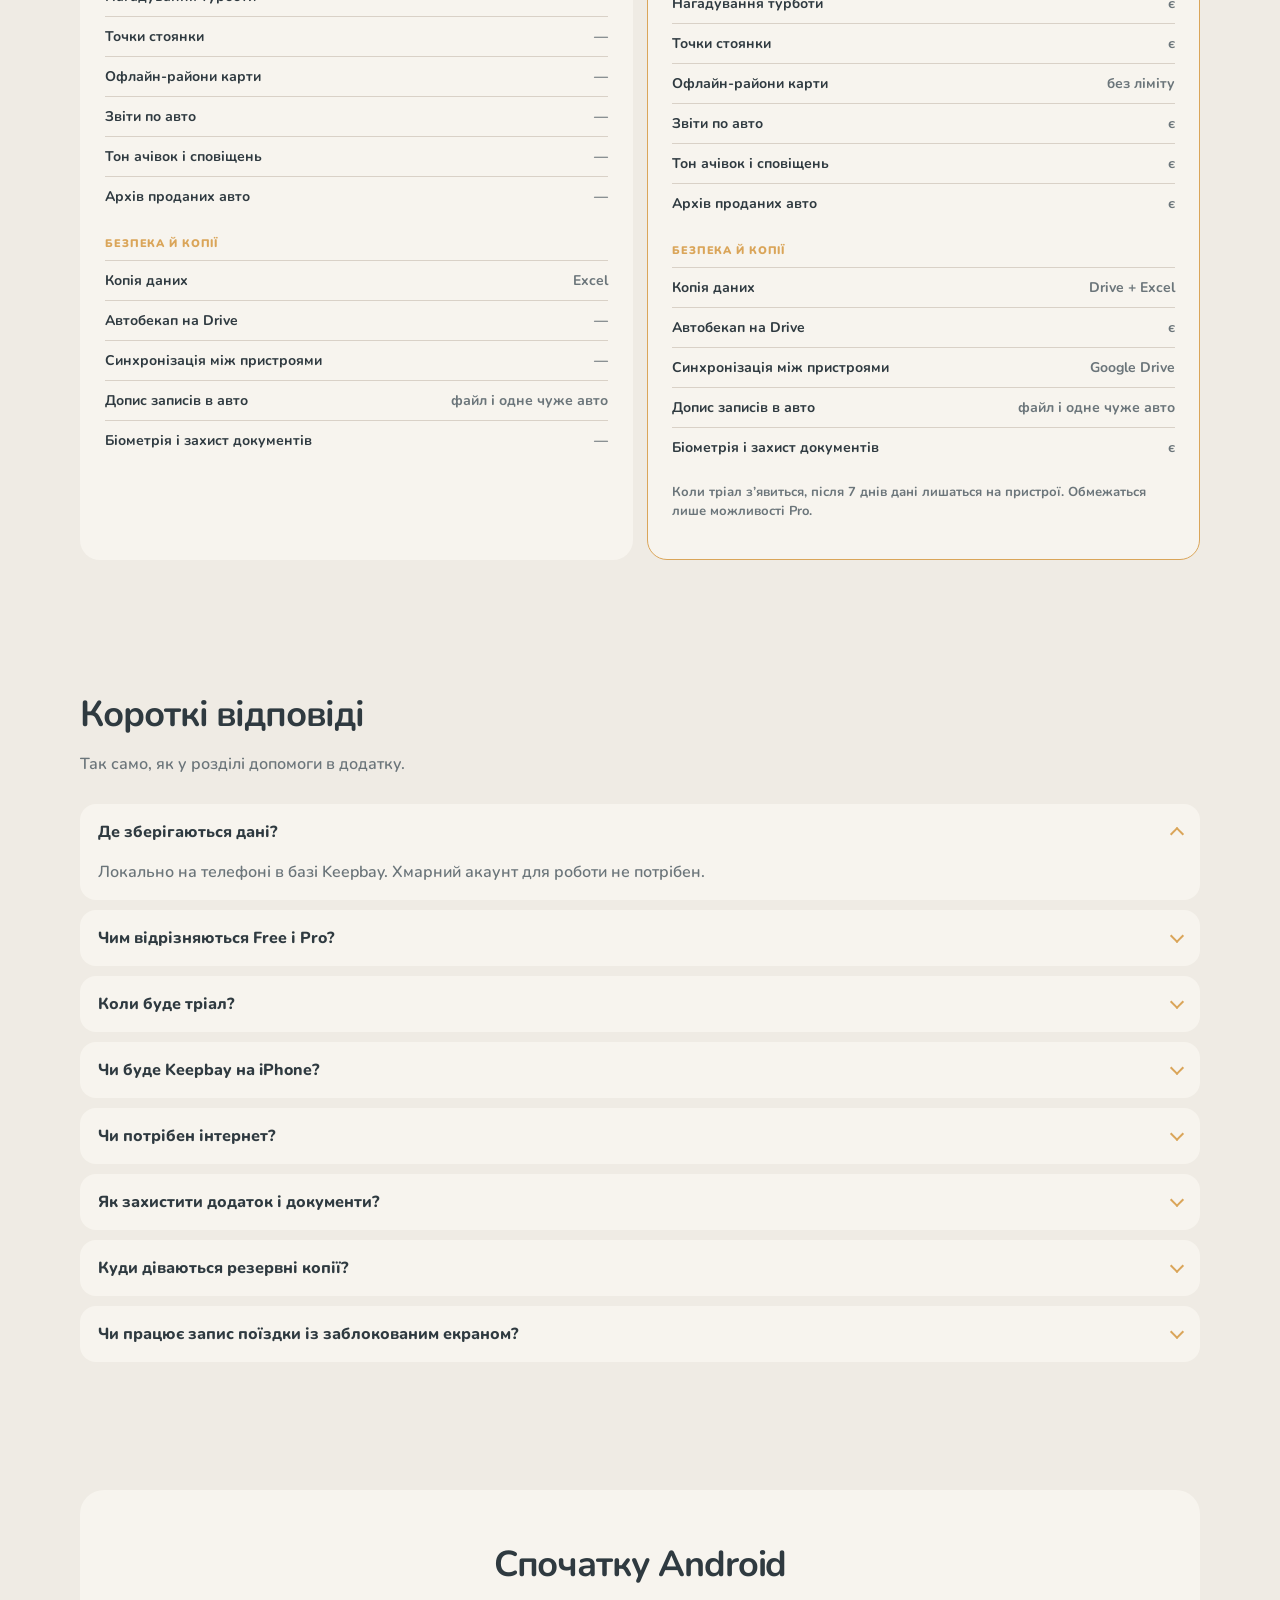
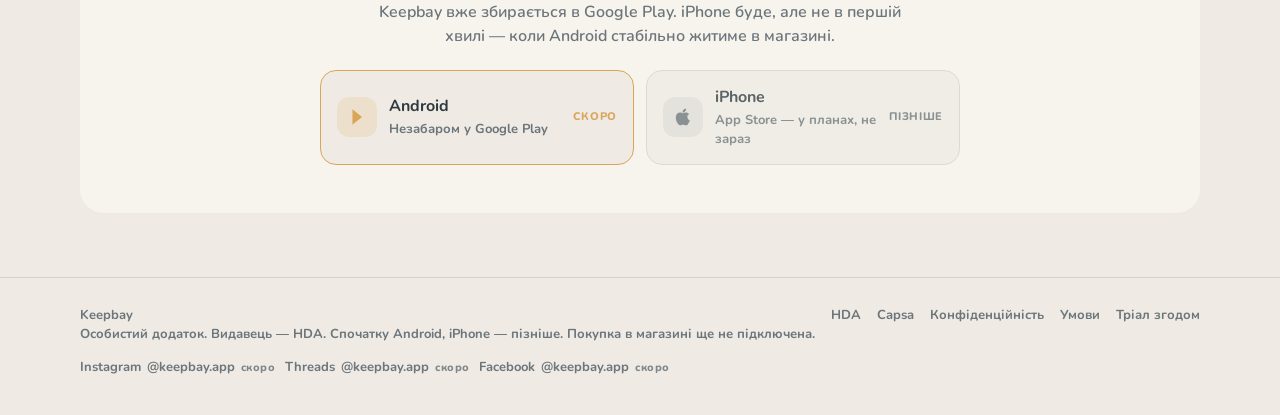
<file: keepbay/index.html>
<!DOCTYPE html>
<html lang="uk" data-theme="dark">
  <head>
    <meta charset="utf-8" />
    <meta name="viewport" content="width=device-width, initial-scale=1" />
    <title>Keepbay — облік авто офлайн</title>
    <meta
      name="description"
      content="Keepbay — офлайн-додаток для обліку авто, витрат, поїздок і нагадувань. Дані лишаються на телефоні."
    />
    <meta
      name="keywords"
      content="Keepbay, облік авто, витрати на авто, офлайн додаток, garage log, vehicle expenses, HDA"
    />
    <meta name="author" content="HDA" />
    <meta name="robots" content="noindex, nofollow" />
    <meta name="theme-color" content="#253139" />
    <link rel="canonical" href="https://dmitryguzov.github.io/hda.github.io/keepbay/" />
    <meta property="og:site_name" content="HDA" />
    <meta property="og:locale" content="uk_UA" />
    <meta property="og:locale:alternate" content="en_US" />
    <meta property="og:type" content="website" />
    <meta property="og:url" content="https://dmitryguzov.github.io/hda.github.io/keepbay/" />
    <meta property="og:title" content="Keepbay — облік авто офлайн" />
    <meta
      property="og:description"
      content="Облік авто, витрат, поїздок і нагадувань. Офлайн за замовчуванням."
    />
    <meta property="og:image" content="https://dmitryguzov.github.io/hda.github.io/assets/og-keepbay.png" />
    <meta property="og:image:width" content="1200" />
    <meta property="og:image:height" content="630" />
    <meta property="og:image:alt" content="Keepbay — offline vehicle log" />
    <meta name="twitter:card" content="summary_large_image" />
    <meta name="twitter:title" content="Keepbay — облік авто офлайн" />
    <meta
      name="twitter:description"
      content="Облік авто, витрат, поїздок і нагадувань. Офлайн за замовчуванням."
    />
    <meta name="twitter:image" content="https://dmitryguzov.github.io/hda.github.io/assets/og-keepbay.png" />
    <link rel="icon" href="../assets/favicon-keepbay.png" type="image/png" sizes="32x32" />
    <link rel="icon" href="../assets/favicon-keepbay-16.png" type="image/png" sizes="16x16" />
    <link rel="icon" href="../assets/keepbay-mark.svg" type="image/svg+xml" />
    <link rel="apple-touch-icon" href="../assets/apple-touch-keepbay.png" />
    <link rel="preconnect" href="https://fonts.googleapis.com" />
    <link rel="preconnect" href="https://fonts.gstatic.com" crossorigin />
    <link
      href="https://fonts.googleapis.com/css2?family=Nunito:wght@600;700;800&display=swap"
      rel="stylesheet"
    />
    <link rel="stylesheet" href="../css/style.css" />
    <script type="application/ld+json">
      {
        "@context": "https://schema.org",
        "@type": "SoftwareApplication",
        "name": "Keepbay",
        "applicationCategory": "LifestyleApplication",
        "operatingSystem": "Android",
        "description": "Offline app for vehicles, expenses, trips, and reminders. Data stays on the phone.",
        "url": "https://dmitryguzov.github.io/hda.github.io/keepbay/",
        "image": "https://dmitryguzov.github.io/hda.github.io/assets/og-keepbay.png",
        "author": { "@type": "Organization", "name": "HDA" },
        "offers": {
          "@type": "Offer",
          "price": "0",
          "priceCurrency": "USD"
        }
      }
    </script>
  </head>
  <body class="page-v2" data-page="home">
    <a class="skip" href="#main">Skip</a>
    <div class="parallax-scene" aria-hidden="true">
      <div class="orb orb-a" data-parallax="0.22"></div>
      <div class="orb orb-b" data-parallax="0.08"></div>
      <div class="orb orb-c" data-parallax="0.32"></div>
    </div>
    <header class="site-header">
      <div class="wrap header-inner">
        <div class="brand-stack">
          <a class="brand-home" href="../index.html">HDA</a>
          <a class="brand" href="index.html" aria-label="Keepbay">
            <img src="../assets/keepbay-mark.svg" alt="" />
            <span>Keep<span class="bay">bay</span></span>
          </a>
        </div>
        <nav class="nav-links" aria-label="Primary">
          <a href="#features" data-i18n="nav.features">Можливості</a>
          <a href="#trial" data-i18n="nav.trial">Тріал згодом</a>
          <a href="#plans" data-i18n="nav.plans">Free і Pro</a>
          <a href="#faq" data-i18n="nav.faq">Питання</a>
          <a href="privacy.html" data-i18n="nav.privacy">Конфіденційність</a>
          <a href="terms.html" data-i18n="nav.terms">Умови</a>
        </nav>
        <div class="header-actions">
          <button class="lang-btn" id="lang-toggle" type="button" aria-label="Language">
            EN
          </button>
          <button class="icon-btn" id="theme-toggle" type="button" aria-label="Theme"></button>
          <a class="btn btn-gold btn-shine" href="#download" data-store="play" data-i18n="nav.download"
            >Android</a
          >
          <button class="menu-btn" id="menu-toggle" type="button" aria-expanded="false" aria-controls="mobile-nav" aria-label="Menu">
            <span class="menu-bars" aria-hidden="true"><span></span><span></span><span></span></span>
          </button>
        </div>
      </div>
    </header>
    <div class="menu-backdrop" id="menu-backdrop"></div>
    <nav class="mobile-nav" id="mobile-nav" aria-hidden="true">
      <a href="../index.html">HDA</a>
      <a href="#features" data-i18n="nav.features">Можливості</a>
      <a href="#trial" data-i18n="nav.trial">Тріал згодом</a>
      <a href="#plans" data-i18n="nav.plans">Free і Pro</a>
      <a href="#faq" data-i18n="nav.faq">Питання</a>
      <a href="privacy.html" data-i18n="nav.privacy">Конфіденційність</a>
      <a href="terms.html" data-i18n="nav.terms">Умови</a>
      <a class="btn btn-gold" href="#download" data-store="play" data-i18n="nav.download">Android</a>
    </nav>

    <main id="main">
      <section class="hero">
        <div class="wrap hero-grid">
          <div class="hero-copy hero-enter">
            <p class="eyebrow" data-i18n="hero.eyebrow">Для турботливих водіїв</p>
            <h1 data-i18n="hero.title">Гараж, витрати і нагадування — завжди під рукою.</h1>
            <p class="lead" data-i18n="hero.lead">
              Keepbay веде авто офлайн: страховки, сервіс, розхідники, поїздки й карта. Хмарний акаунт не потрібен.
            </p>
            <div class="hero-cta">
              <a class="btn btn-gold btn-shine" href="#download" data-store="play" data-i18n="hero.cta">Android незабаром</a>
              <a class="btn btn-ghost" href="#trial" data-i18n="hero.trialCta">Тріал разом із Pro</a>
            </div>
            <p class="hero-note" data-i18n="hero.soon">Спочатку Google Play. iPhone з’явиться пізніше.</p>
            <div class="pills" data-i18n-list="hero.pills">
              <span class="pill">Офлайн</span>
              <span class="pill">Android незабаром</span>
              <span class="pill">Тріал разом із Pro</span>
            </div>
          </div>
          <div class="phone-stage">
            <div class="phone phone-float phone-slideshow" data-device="android">
              <span class="phone-cam" aria-hidden="true"></span>
              <span class="phone-btn phone-vol" aria-hidden="true"></span>
              <span class="phone-btn phone-power" aria-hidden="true"></span>
              <span class="phone-port" aria-hidden="true"></span>
              <div class="phone-screen" data-phone-slides aria-hidden="true">
                <div class="phone-slide is-active">
                  <div class="mock-appbar">
                    <img class="mock-avatar" src="../assets/home-avatar.png" alt="" />
                    <div class="mock-switcher">
                      <strong data-i18n="mock.vehicle">Volkswagen</strong>
                      <small data-i18n="mock.subtitle">Golf Plus · EN1907GL</small>
                    </div>
                    <span class="mock-chevron">▾</span>
                    <div class="mock-bell pulse">
                      <svg width="16" height="16" viewBox="0 0 24 24" fill="none">
                        <path d="M6.4 9a5.6 5.6 0 1 1 11.2 0c0 3.4 1.6 4.8 2 5.4H4.4C4.8 13.8 6.4 12.4 6.4 9Z" stroke="#E9B972" stroke-width="1.7" />
                        <path d="M9.2 18.2a2.8 2.8 0 0 0 5.6 0" stroke="#E9B972" stroke-width="1.7" stroke-linecap="round" />
                      </svg>
                    </div>
                  </div>
                  <div class="mock-scroll">
                    <div class="mock-photo">
                      <img src="../assets/home-car.png" alt="" />
                    </div>
                    <div class="mock-segment">
                      <span class="mock-seg on"><i></i><b data-i18n="mock.photoTab">Фото</b></span>
                      <span class="mock-seg"><i></i><b data-i18n="mock.cardTab">Картка</b></span>
                    </div>
                    <div class="mock-name">
                      <strong data-i18n="mock.vehicle">Volkswagen</strong>
                      <span data-i18n="mock.model">Golf Plus</span>
                      <em data-i18n="mock.gear">Механічна · 5</em>
                      <small data-i18n="mock.spec">сріблястий · 1.6 MPI · 102 к.с.</small>
                    </div>
                    <div class="mock-badges">
                      <div class="mock-badge">
                        <span class="lbl" data-i18n="mock.kmLabel">Пробіг</span>
                        <div class="mock-val">
                          <img src="../assets/odometer.svg" alt="" />
                          <span data-i18n="mock.km">186 450 км</span>
                        </div>
                      </div>
                      <div class="mock-badge">
                        <span class="lbl" data-i18n="mock.plateLabel">Номер</span>
                        <div class="mock-val">
                          <img src="../assets/identify-card.svg" alt="" />
                          <span data-i18n="mock.plate">EN1907GL</span>
                        </div>
                      </div>
                    </div>
                    <div class="attn">
                      <span class="attn-chip alert" data-i18n="mock.oil">Моторна олива · прострочено на 9 400 км</span>
                      <span class="attn-chip" data-i18n="mock.insure">Allianz · лишилось 3 дн.</span>
                      <span class="attn-chip alert" data-i18n="mock.breaks">відкриті поломки: 2</span>
                    </div>
                    <div class="mock-row">
                      <div class="mock-icon wash">
                        <svg width="16" height="16" viewBox="0 0 24 24" fill="currentColor"><path d="M12 3s6 7 6 11a6 6 0 1 1-12 0c0-4 6-11 6-11Z" /></svg>
                      </div>
                      <div>
                        <strong data-i18n="mock.lastAction">Остання дія</strong>
                        <span data-i18n="mock.lastActionMeta">Міська мийка · 16.00 EUR</span>
                      </div>
                      <span class="mock-go">›</span>
                    </div>
                    <div class="mock-row">
                      <div class="mock-icon fuel">
                        <svg width="16" height="16" viewBox="0 0 24 24" fill="none"><path d="M7 4h7v16H7V4Z" stroke="currentColor" stroke-width="1.6" /><path d="M14 8h2.2a2 2 0 0 1 2 2v5.2a1.6 1.6 0 0 0 3.2 0V9L18 6" stroke="currentColor" stroke-width="1.6" stroke-linecap="round" /></svg>
                      </div>
                      <div>
                        <strong data-i18n="mock.lastFuel">Остання заправка</strong>
                        <span data-i18n="mock.lastFuelMeta">42 л · 68.00 EUR</span>
                      </div>
                      <span class="mock-go">›</span>
                    </div>
                  </div>
                  <div data-mock-nav="0"></div>
                </div>

                <div class="phone-slide">
                  <div class="mock-topbar">
                    <strong data-i18n="mock.garageTitle">Ваш гараж</strong>
                    <div class="mock-tools">
                      <span class="mock-tool">
                        <svg viewBox="0 0 24 24" fill="none"><path d="M4 7h6l2 2h8v10H4V7Z" stroke="currentColor" stroke-width="1.7" stroke-linejoin="round" /></svg>
                      </span>
                      <span class="mock-tool">
                        <svg viewBox="0 0 24 24" fill="none"><path d="M12 6v12M6 12h12" stroke="currentColor" stroke-width="1.8" stroke-linecap="round" /></svg>
                      </span>
                    </div>
                  </div>
                  <div class="mock-scroll">
                    <article class="g-card is-on">
                      <div class="g-main">
                        <img class="g-thumb" src="../assets/garage-golf.png" alt="" />
                        <div class="g-copy">
                          <b class="g-title">Volkswagen Golf Plus</b>
                          <div class="g-meta">
                            <span>2008</span>
                            <span class="g-chip car" data-i18n="mock.typeCar">Авто</span>
                            <span class="g-chip gear" data-i18n="mock.gearChip">Механічна · 5</span>
                          </div>
                          <div class="g-plate">EN1907GL</div>
                        </div>
                        <div class="g-side">
                          <span class="g-mini"><svg viewBox="0 0 24 24" fill="none"><path d="M7 8h10M7 12h10M7 16h10" stroke="currentColor" stroke-width="1.8" stroke-linecap="round" /></svg></span>
                          <span class="g-mini">⋯</span>
                        </div>
                      </div>
                      <div class="g-stats">
                        <div class="g-stat"><span data-i18n="mock.startKm">Старт</span><b data-i18n="mock.golfStart">168 200 км</b></div>
                        <div class="g-stat is-now"><span data-i18n="mock.nowKm">Зараз</span><b data-i18n="mock.golfNow">186 450 км</b></div>
                      </div>
                    </article>
                    <article class="g-card">
                      <div class="g-main">
                        <img class="g-thumb" src="../assets/garage-dio.png" alt="" />
                        <div class="g-copy">
                          <b class="g-title">Honda Dio</b>
                          <div class="g-meta">
                            <span>2021</span>
                            <span class="g-chip scooter" data-i18n="mock.typeScooter">Скутер</span>
                            <span class="g-chip cvt">CVT</span>
                          </div>
                          <div class="g-plate">EN2048SC</div>
                        </div>
                        <div class="g-side">
                          <span class="g-mini g-lock"><svg viewBox="0 0 24 24" fill="none"><rect x="6" y="11" width="12" height="8" rx="2" stroke="currentColor" stroke-width="1.6" /><path d="M8 11V8a4 4 0 0 1 8 0v3" stroke="currentColor" stroke-width="1.6" /></svg></span>
                          <span class="g-mini"><svg viewBox="0 0 24 24" fill="none"><path d="M7 8h10M7 12h10M7 16h10" stroke="currentColor" stroke-width="1.8" stroke-linecap="round" /></svg></span>
                          <span class="g-mini">⋯</span>
                        </div>
                      </div>
                      <div class="g-stats">
                        <div class="g-stat"><span data-i18n="mock.startKm">Старт</span><b data-i18n="mock.dioStart">1 800 км</b></div>
                        <div class="g-stat is-now"><span data-i18n="mock.nowKm">Зараз</span><b data-i18n="mock.dioNow">8 640 км</b></div>
                      </div>
                    </article>
                  </div>
                  <div data-mock-nav="1"></div>
                </div>

                <div class="phone-slide">
                  <div class="mock-topbar">
                    <div class="act-search act-search-bar">
                      <div class="act-field">
                        <svg width="14" height="14" viewBox="0 0 24 24" fill="none"><path d="M4 7h10M4 12h6M4 17h10" stroke="currentColor" stroke-width="1.8" stroke-linecap="round" /><circle cx="16" cy="7" r="2" stroke="currentColor" stroke-width="1.6" /><circle cx="12" cy="12" r="2" stroke="currentColor" stroke-width="1.6" /><circle cx="16" cy="17" r="2" stroke="currentColor" stroke-width="1.6" /></svg>
                        <span data-i18n="mock.search">Пошук</span>
                        <svg class="act-find" width="14" height="14" viewBox="0 0 24 24" fill="none"><circle cx="11" cy="11" r="6" stroke="currentColor" stroke-width="1.8" /><path d="M16 16l4 4" stroke="currentColor" stroke-width="1.8" stroke-linecap="round" /></svg>
                      </div>
                      <span class="mock-tool">
                        <svg viewBox="0 0 24 24" fill="none"><path d="M12 6v12M6 12h12" stroke="currentColor" stroke-width="1.8" stroke-linecap="round" /></svg>
                      </span>
                    </div>
                  </div>
                  <div class="mock-scroll">
                    <div class="act-filters">
                      <div class="act-chips">
                        <span class="act-chip is-on"><svg viewBox="0 0 24 24" fill="none"><rect x="4" y="4" width="6" height="6" rx="1.4" stroke="currentColor" stroke-width="1.6" /><rect x="14" y="4" width="6" height="6" rx="1.4" stroke="currentColor" stroke-width="1.6" /><rect x="4" y="14" width="6" height="6" rx="1.4" stroke="currentColor" stroke-width="1.6" /><rect x="14" y="14" width="6" height="6" rx="1.4" stroke="currentColor" stroke-width="1.6" /></svg><b data-i18n="mock.all">Усі</b></span>
                        <span class="act-chip"><svg viewBox="0 0 24 24" fill="none"><path d="M7 4h7v16H7V4Z" stroke="currentColor" stroke-width="1.6" /><path d="M14 8h2.2a2 2 0 0 1 2 2v5a1.6 1.6 0 0 0 3.2 0V9L18 6" stroke="currentColor" stroke-width="1.6" stroke-linecap="round" /></svg><b data-i18n="mock.fuel">Пальне</b></span>
                        <span class="act-chip"><svg viewBox="0 0 24 24" fill="none"><path d="M5 12.2 8 8h8l3 4.2v4.3H5v-4.3Z" stroke="currentColor" stroke-width="1.6" /><circle cx="8.2" cy="16.6" r="1.2" fill="currentColor" /><circle cx="15.8" cy="16.6" r="1.2" fill="currentColor" /></svg><b data-i18n="mock.parking">Парковка</b></span>
                        <span class="act-chip"><svg viewBox="0 0 24 24" fill="currentColor"><path d="M12 3s6 7 6 11a6 6 0 1 1-12 0c0-4 6-11 6-11Z" /></svg><b data-i18n="mock.wash">Мийка</b></span>
                      </div>
                      <span class="act-alltypes" data-i18n="mock.allTypes">Усі типи</span>
                    </div>
                    <article class="act-card">
                      <span class="act-ico fuel"><svg viewBox="0 0 24 24" fill="none"><path d="M7 4h7v16H7V4Z" stroke="currentColor" stroke-width="1.6" /><path d="M14 8h2.2a2 2 0 0 1 2 2v5a1.6 1.6 0 0 0 3.2 0V9L18 6" stroke="currentColor" stroke-width="1.6" stroke-linecap="round" /></svg></span>
                      <div class="act-body">
                        <div class="act-line"><strong data-i18n="mock.fullTank">Повний бак</strong><span class="mock-go">›</span></div>
                        <span class="act-cost" data-i18n="mock.fullTankCost">68.00 EUR / 42 л</span>
                        <div class="act-foot">
                          <span class="act-tag ok"><i></i><b data-i18n="mock.done">Виконано</b></span>
                          <span class="act-tag kind fuel" data-i18n="mock.fuel">Пальне</span>
                          <span class="act-when" data-i18n="mock.dateFuel">6 лис. · 19:18</span>
                        </div>
                      </div>
                    </article>
                    <article class="act-card">
                      <span class="act-ico wash"><svg viewBox="0 0 24 24" fill="currentColor"><path d="M12 3s6 7 6 11a6 6 0 1 1-12 0c0-4 6-11 6-11Z" /></svg></span>
                      <div class="act-body">
                        <div class="act-line"><strong data-i18n="mock.cityWash">Міська мийка</strong><span class="mock-go">›</span></div>
                        <span class="act-cost" data-i18n="mock.cityWashCost">16.00 EUR</span>
                        <div class="act-foot">
                          <span class="act-tag ok"><i></i><b data-i18n="mock.done">Виконано</b></span>
                          <span class="act-tag kind wash" data-i18n="mock.wash">Мийка</span>
                          <span class="act-when" data-i18n="mock.dateWash">5 лис. · 18:18</span>
                        </div>
                      </div>
                    </article>
                    <article class="act-card">
                      <span class="act-ico park"><svg viewBox="0 0 24 24" fill="none"><path d="M5 12.2 8 8h8l3 4.2v4.3H5v-4.3Z" stroke="currentColor" stroke-width="1.6" /><circle cx="8.2" cy="16.6" r="1.2" fill="currentColor" /><circle cx="15.8" cy="16.6" r="1.2" fill="currentColor" /></svg></span>
                      <div class="act-body">
                        <div class="act-line"><strong data-i18n="mock.officePark">Парковка біля офісу</strong><span class="mock-go">›</span></div>
                        <span class="act-cost" data-i18n="mock.officeParkCost">4.00 EUR</span>
                        <div class="act-foot">
                          <span class="act-tag ok"><i></i><b data-i18n="mock.done">Виконано</b></span>
                          <span class="act-tag kind park" data-i18n="mock.parking">Парковка</span>
                          <span class="act-when" data-i18n="mock.datePark">5 лис. · 17:18</span>
                        </div>
                      </div>
                    </article>
                    <article class="act-card">
                      <span class="act-ico toll"><svg viewBox="0 0 24 24" fill="none"><circle cx="12" cy="12" r="7" stroke="currentColor" stroke-width="1.6" /><path d="M12 8v8M9 12h6" stroke="currentColor" stroke-width="1.6" stroke-linecap="round" /></svg></span>
                      <div class="act-body">
                        <div class="act-line"><strong data-i18n="mock.highway">Платна дорога</strong><span class="mock-go">›</span></div>
                        <span class="act-cost" data-i18n="mock.highwayCost">6.00 EUR</span>
                        <div class="act-foot">
                          <span class="act-tag ok"><i></i><b data-i18n="mock.done">Виконано</b></span>
                          <span class="act-tag kind toll" data-i18n="mock.toll">Платна дорога</span>
                          <span class="act-when" data-i18n="mock.dateToll">4 лис. · 16:18</span>
                        </div>
                      </div>
                    </article>
                    <article class="act-card">
                      <span class="act-ico bolt"><svg viewBox="0 0 24 24" fill="none"><path d="M5 13 8.2 8h7.2L19 13.2v4H5v-4.2Z" stroke="currentColor" stroke-width="1.6" /><circle cx="8" cy="17.2" r="1.2" fill="currentColor" /><circle cx="16" cy="17.2" r="1.2" fill="currentColor" /></svg></span>
                      <div class="act-body">
                        <div class="act-line"><strong data-i18n="mock.pads">Гальмівні колодки</strong><span class="mock-go">›</span></div>
                        <span class="act-cost" data-i18n="mock.padsCost">195.00 EUR</span>
                        <div class="act-foot">
                          <span class="act-tag ok"><i></i><b data-i18n="mock.done">Виконано</b></span>
                          <span class="act-tag kind service" data-i18n="mock.service">Сервіс</span>
                          <span class="act-when" data-i18n="mock.datePads">3 лис. · 15:18</span>
                        </div>
                      </div>
                    </article>
                  </div>
                  <span class="act-fab" aria-hidden="true"><svg width="14" height="14" viewBox="0 0 24 24" fill="currentColor"><path d="M13 3 5 14h6l-1 7 9-12h-6l0-6Z" /></svg></span>
                  <div data-mock-nav="2"></div>
                </div>

                <div class="phone-slide">
                  <div class="mock-topbar">
                    <strong data-i18n="mock.mapTitle">Сервіси</strong>
                  </div>
                  <div class="mock-map svc-map">
                    <img class="svc-map-bg" src="../assets/keepbay-services-map.webp" alt="" />
                    <span class="svc-gps">
                      <svg viewBox="0 0 24 24" fill="none" aria-hidden="true"><path d="M12 21s6.5-6.4 6.5-10.2a6.5 6.5 0 1 0-13 0C5.5 14.6 12 21 12 21Z" stroke="currentColor" stroke-width="1.7"/><circle cx="12" cy="10.5" r="2" stroke="currentColor" stroke-width="1.7"/><path d="M6 18 18 6" stroke="currentColor" stroke-width="1.7" stroke-linecap="round"/></svg>
                      <span data-i18n="mock.noGps">Немає сигналу GPS</span>
                    </span>
                    <span class="svc-osm">© OpenStreetMap</span>
                    <div class="svc-tools left">
                      <span class="svc-btn"><svg viewBox="0 0 24 24" fill="none"><path d="M14.5 6.5a2 2 0 0 1 2.8 2.8l-8.2 8.2-3.4.6.6-3.4 8.2-8.2Z" stroke="currentColor" stroke-width="1.6" stroke-linejoin="round"/><path d="m13 8 3 3" stroke="currentColor" stroke-width="1.6"/></svg></span>
                      <span class="svc-btn"><svg viewBox="0 0 24 24" fill="none"><path d="M12 6v12M6 12h12" stroke="currentColor" stroke-width="1.8" stroke-linecap="round"/></svg></span>
                      <span class="svc-btn"><svg viewBox="0 0 24 24" fill="none"><path d="M6 8h12M6 12h12M6 16h12" stroke="currentColor" stroke-width="1.8" stroke-linecap="round"/></svg></span>
                    </div>
                    <div class="svc-tools right">
                      <span class="svc-btn"><svg viewBox="0 0 24 24" fill="none"><rect x="6" y="11" width="12" height="8" rx="2" stroke="currentColor" stroke-width="1.6"/><path d="M8 11V8a4 4 0 0 1 8 0v3" stroke="currentColor" stroke-width="1.6"/></svg></span>
                      <span class="svc-btn"><svg viewBox="0 0 24 24" fill="none"><path d="M4 8h6l2 2h8v9H4V8Z" stroke="currentColor" stroke-width="1.6" stroke-linejoin="round"/></svg></span>
                      <span class="svc-btn"><svg viewBox="0 0 24 24" fill="none"><path d="M12 21s6-6 6-10a6 6 0 1 0-12 0c0 4 6 10 6 10Z" stroke="currentColor" stroke-width="1.6"/><circle cx="12" cy="11" r="2" stroke="currentColor" stroke-width="1.6"/></svg></span>
                      <span class="svc-btn is-clock"><svg viewBox="0 0 24 24" fill="none"><circle cx="12" cy="12" r="7" stroke="currentColor" stroke-width="1.6"/><path d="M12 8v5l3 2" stroke="currentColor" stroke-width="1.6" stroke-linecap="round"/></svg><b class="svc-badge">15</b></span>
                    </div>
                  </div>
                  <div data-mock-nav="3"></div>
                </div>

                <div class="phone-slide">
                  <div class="mock-topbar">
                    <strong data-i18n="mock.settingsTitle">Налаштування</strong>
                  </div>
                  <div class="mock-scroll">
                    <div class="set-user">
                      <span class="set-ava"><img src="../assets/keepbay-mark.svg" alt="" /></span>
                      <div>
                        <b>Dmytro</b>
                        <span class="pro-badge">FREE</span>
                      </div>
                      <span class="mock-go">›</span>
                    </div>
                    <p class="set-label" data-i18n="mock.groupPlan">План</p>
                    <div class="set-group">
                      <div class="set-row">
                        <span class="set-ico"><svg viewBox="0 0 24 24" fill="currentColor"><path d="M13 3 5 14h6l-1 7 9-12h-6Z" /></svg></span>
                        <span data-i18n="mock.freePro">Free і Pro</span>
                        <span class="pro-badge end">FREE</span>
                        <span class="mock-go">›</span>
                      </div>
                    </div>
                    <p class="set-label" data-i18n="mock.groupLook">Вигляд</p>
                    <div class="set-group">
                      <div class="set-row">
                        <span class="set-ico"><svg viewBox="0 0 24 24" fill="none"><path d="M16 13a5 5 0 1 1-6.4-4.8A3.6 3.6 0 0 0 16 13Z" stroke="currentColor" stroke-width="1.6" /></svg></span>
                        <span data-i18n="mock.theme">Тема</span>
                        <span class="mock-go">›</span>
                      </div>
                      <div class="set-row">
                        <span class="set-ico"><svg viewBox="0 0 24 24" fill="none"><path d="M5 8h8M5 12h5M5 16h8" stroke="currentColor" stroke-width="1.6" stroke-linecap="round" /><path d="M16 7l3 2-3 2" stroke="currentColor" stroke-width="1.6" stroke-linecap="round" stroke-linejoin="round" /></svg></span>
                        <span data-i18n="mock.language">Мова</span>
                        <span class="mock-go">›</span>
                      </div>
                      <div class="set-row">
                        <span class="set-ico"><svg viewBox="0 0 24 24" fill="none"><rect x="3" y="7" width="18" height="11" rx="2" stroke="currentColor" stroke-width="1.6" /><path d="M3 11h18" stroke="currentColor" stroke-width="1.6" /></svg></span>
                        <span data-i18n="mock.currency">Валюта</span>
                        <span class="set-val">EUR</span>
                        <span class="mock-go">›</span>
                      </div>
                    </div>
                    <p class="set-label" data-i18n="mock.groupVehicle">Авто</p>
                    <div class="set-group">
                      <div class="set-row">
                        <span class="set-ico"><svg viewBox="0 0 24 24" fill="none"><path d="M7 5h7l3 3v11H7V5Z" stroke="currentColor" stroke-width="1.6" /><path d="M10 5v4h4" stroke="currentColor" stroke-width="1.6" /></svg></span>
                        <span data-i18n="mock.achievements">Ачівки</span>
                        <span class="mock-go">›</span>
                      </div>
                      <div class="set-row">
                        <span class="set-ico"><svg viewBox="0 0 24 24" fill="none"><path d="M5 19 8 6l4 8 2-4 2 4 3-8" stroke="currentColor" stroke-width="1.6" stroke-linecap="round" stroke-linejoin="round" /></svg></span>
                        <span data-i18n="mock.tone">Тон</span>
                        <span class="set-val" data-i18n="mock.toneValue">Прямо</span>
                        <span class="mock-go">›</span>
                      </div>
                      <div class="set-row">
                        <span class="set-ico"><svg viewBox="0 0 24 24" fill="none"><path d="M6 9a6 6 0 1 1 12 0c0 4 2 5 2 5H4s2-1 2-5Z" stroke="currentColor" stroke-width="1.6" /><path d="M10 19a2 2 0 0 0 4 0" stroke="currentColor" stroke-width="1.6" /></svg></span>
                        <span data-i18n="mock.notifications">Сповіщення</span>
                        <span class="mock-go">›</span>
                      </div>
                      <div class="set-row">
                        <span class="set-ico"><svg viewBox="0 0 24 24" fill="none"><path d="M12 21s6-6 6-10a6 6 0 1 0-12 0c0 4 6 10 6 10Z" stroke="currentColor" stroke-width="1.6" /><circle cx="12" cy="11" r="2" stroke="currentColor" stroke-width="1.6" /></svg></span>
                        <span data-i18n="mock.mapGeo">Мапа та геолокація</span>
                        <span class="mock-go">›</span>
                      </div>
                      <div class="set-row">
                        <span class="set-ico"><svg viewBox="0 0 24 24" fill="currentColor"><path d="M13 3 5 14h6l-1 7 9-12h-6Z" /></svg></span>
                        <span data-i18n="mock.templates">Шаблони</span>
                        <span class="mock-go">›</span>
                      </div>
                      <div class="set-row">
                        <span class="set-ico"><svg viewBox="0 0 24 24" fill="none"><circle cx="12" cy="12" r="3" stroke="currentColor" stroke-width="1.6" /><circle cx="12" cy="12" r="7" stroke="currentColor" stroke-width="1.6" /></svg></span>
                        <span data-i18n="mock.nfc">NFC-мітки</span>
                        <span class="mock-go">›</span>
                      </div>
                    </div>
                  </div>
                  <div data-mock-nav="4"></div>
                </div>
              </div>
            </div>
            <div class="device-switch" role="group" aria-label="Device frame">
              <button type="button" data-device="android" class="is-on" data-i18n="device.android">Android</button>
              <button type="button" data-device="ios" disabled>
                <span data-i18n="device.ios">iPhone</span>
                <small data-i18n="device.later">Пізніше</small>
              </button>
            </div>
          </div>
        </div>
      </section>

      <section class="section" id="features">
        <div class="wrap">
          <div class="section-head reveal">
            <h2 data-i18n="features.title">Все, що потрібно авто в одному місці</h2>
            <p data-i18n="features.lead">
              Той самий спокій, що в додатку: короткі картки, золотий акцент і дані, які нікуди не їдуть без вашого дозволу.
            </p>
          </div>
          <div class="features">
            <article class="feature reveal" style="--d: 0s">
              <div class="icon" aria-hidden="true">
                <svg width="24" height="24" viewBox="0 0 24 24" fill="none">
                  <path d="M4 10h16l-1.5 9h-13L4 10Z" stroke="currentColor" stroke-width="2" />
                  <path d="M8 10V7a4 4 0 0 1 8 0v3" stroke="currentColor" stroke-width="2" />
                </svg>
              </div>
              <h3 data-i18n="features.garage.title">Гараж</h3>
              <p data-i18n="features.garage.body">
                Авто чи мото, техпаспорт, VIN і пробіг. На Free робочим є одне авто, змінити його можна один раз. Архів проданих — у Pro.
              </p>
            </article>
            <article class="feature reveal" style="--d: 0.08s">
              <div class="icon" aria-hidden="true">
                <svg width="24" height="24" viewBox="0 0 24 24" fill="none">
                  <rect x="4" y="5" width="16" height="14" rx="3" stroke="currentColor" stroke-width="2" />
                  <path d="M8 10h8M8 14h5" stroke="currentColor" stroke-width="2" stroke-linecap="round" />
                </svg>
              </div>
              <h3 data-i18n="features.actions.title">Дії та витрати</h3>
              <p data-i18n="features.actions.body">
                Заправки, сервіс, мийка, штрафи й нотатки. До 5 шаблонів на авто у Free, до 100 — у Pro.
              </p>
            </article>
            <article class="feature reveal" style="--d: 0.16s">
              <div class="icon" aria-hidden="true">
                <svg width="24" height="24" viewBox="0 0 24 24" fill="none">
                  <path d="M6 9a6 6 0 1 1 12 0c0 4 2 5 2 5H4s2-1 2-5Z" stroke="currentColor" stroke-width="2" />
                  <path d="M10 18a2 2 0 0 0 4 0" stroke="currentColor" stroke-width="2" />
                </svg>
              </div>
              <h3 data-i18n="features.reminders.title">Нагадування</h3>
              <p data-i18n="features.reminders.body">
                Страховка і розхідники є в обох планах. Власних нагадувань — 3 у Free і 20 у Pro. Нагадування турботи — лише в Pro.
              </p>
            </article>
            <article class="feature reveal" style="--d: 0.24s">
              <div class="icon" aria-hidden="true">
                <svg width="24" height="24" viewBox="0 0 24 24" fill="none">
                  <path d="M4 16c4-6 6-3 9-7s5-5 7-4" stroke="currentColor" stroke-width="2" stroke-linecap="round" />
                  <circle cx="17" cy="7" r="2.5" stroke="currentColor" stroke-width="2" />
                </svg>
              </div>
              <h3 data-i18n="features.trips.title">Поїздки</h3>
              <p data-i18n="features.trips.body">
                GPS-трекінг працює з заблокованим екраном, а завершений маршрут можна анімовано переграти на карті.
              </p>
            </article>
            <article class="feature reveal" style="--d: 0.32s">
              <div class="icon" aria-hidden="true">
                <svg width="24" height="24" viewBox="0 0 24 24" fill="none">
                  <path d="M12 21s7-6.2 7-11a7 7 0 1 0-14 0c0 4.8 7 11 7 11Z" stroke="currentColor" stroke-width="2" />
                  <circle cx="12" cy="10" r="2.2" stroke="currentColor" stroke-width="2" />
                </svg>
              </div>
              <h3 data-i18n="features.map.title">Карта</h3>
              <p data-i18n="features.map.body">
                До 20 своїх місць у Free, у Pro — без ліміту: СТО, АЗС, мийки. Pro додає офлайн-райони без ліміту кількості і точки стоянки.
              </p>
            </article>
            <article class="feature reveal" style="--d: 0.4s">
              <div class="icon" aria-hidden="true">
                <svg width="24" height="24" viewBox="0 0 24 24" fill="none">
                  <rect x="5" y="4" width="14" height="16" rx="3" stroke="currentColor" stroke-width="2" />
                  <path d="M9 9h6M9 13h4" stroke="currentColor" stroke-width="2" stroke-linecap="round" />
                </svg>
              </div>
              <h3 data-i18n="features.offline.title">Дані на пристрої</h3>
              <p data-i18n="features.offline.body">
                Усі записи в локальній базі. Excel завжди під рукою; повна копія на Google Drive — у Pro, коли ви самі її запускаєте.
              </p>
            </article>
          </div>
        </div>
      </section>

      <section class="section real-showcase-section" aria-labelledby="real-showcase-title">
        <div class="wrap">
          <div class="real-showcase reveal">
            <div class="real-showcase-copy">
              <p class="eyebrow" data-i18n="showcase.eyebrow">Справжній Keepbay</p>
              <h2 id="real-showcase-title" data-i18n="showcase.title">Спокійний інтерфейс для щоденних справ</h2>
              <p data-i18n="showcase.body">
                Без рекламного шуму та зайвих екранів. Гараж, витрати й маршрути говорять однією зрозумілою мовою.
              </p>
              <div class="real-showcase-points" aria-label="Keepbay highlights">
                <span data-i18n="showcase.point1">Реальні екрани</span>
                <span data-i18n="showcase.point2">Дані на пристрої</span>
                <span data-i18n="showcase.point3">Створено для водія</span>
              </div>
            </div>
            <div class="real-showcase-media">
              <img
                src="../assets/keepbay-real-screens.webp"
                alt="Головна, дії та деталі поїздки в Keepbay"
                data-i18n-alt="showcase.alt"
                width="1400"
                height="900"
                loading="lazy"
              />
            </div>
          </div>
        </div>
      </section>

      <section class="section" id="how">
        <div class="wrap story">
          <article class="story-card reveal">
            <h3 data-i18n="story.garageTitle">Додайте авто — і все збирається навколо нього</h3>
            <p data-i18n="story.garageBody">
              Розхідники, поломки, страховки, документи й статистика прив’язані до вибраного авто. Перемикач на головній змінює весь контекст.
            </p>
            <img src="../assets/onboarding-garage.svg" alt="" />
          </article>
          <article class="story-card reveal" style="--d: 0.1s">
            <h3 data-i18n="story.remindTitle">Сповіщення, які не кричать без причини</h3>
            <p data-i18n="story.remindBody">
              Поліс спливає, фільтр просить заміни, після довгої поїздки варто глянути пробіг. Keepbay нагадує м’яко і по суті.
            </p>
            <img src="../assets/onboarding-reminders.svg" alt="" />
          </article>
          <article class="story-card reveal">
            <h3 data-i18n="story.tripTitle">Контролюй маршрут — і витрати</h3>
            <p data-i18n="story.tripBody">
              Записуйте поїздки, дивіться паливо, час і загальну статистику. Тижневий графік на головній лишається навіть на Free.
            </p>
            <img src="../assets/onboarding-trips.svg" alt="" />
          </article>
          <article class="story-card reveal" style="--d: 0.1s">
            <h3 data-i18n="story.startTitle">Керуйте транспортом просто і наочно</h3>
            <p data-i18n="story.startBody">
              Головна, гараж, дії, карта і налаштування. Решта — страховки, документи, звіти — відкривається з карток, коли знадобиться.
            </p>
            <img src="../assets/onboarding-start.svg" alt="" />
          </article>
        </div>
      </section>

      <section class="section">
        <div class="wrap">
          <div class="privacy-strip reveal">
            <div>
              <h2 data-i18n="privacy.title">Офлайн за замовчуванням</h2>
              <p data-i18n="privacy.body">
                Записи лишаються на пристрої. Під час активної поїздки геолокація може працювати у фоні, але маршрут не надсилається на сторонні сервери.
              </p>
            </div>
            <div class="privacy-actions">
              <a class="btn btn-ghost" href="privacy.html" data-i18n="privacy.cta">Політика конфіденційності</a>
              <a class="btn btn-ghost" href="terms.html" data-i18n="terms.cta">Умови використання</a>
            </div>
          </div>
        </div>
      </section>

      <section class="section" id="trial">
        <div class="wrap">
          <div class="trial-band reveal">
            <div class="trial-count" aria-hidden="true">
              <strong id="trial-days">0</strong>
              <span data-i18n="trial.days">днів</span>
            </div>
            <div>
              <p class="eyebrow" data-i18n="trial.eyebrow">З’явиться разом із Pro</p>
              <h2 data-i18n="trial.title">7 днів Pro — коли з’явиться оплата</h2>
              <p data-i18n="trial.body">
                Пробний період відкриє всі фічі Pro: усі авто, документи, шаблони, бекап на Drive, звіти й офлайн-карти. Після закінчення робочим лишиться одне авто, дані залишаться на телефоні.
              </p>
              <p class="trial-where" data-i18n="trial.where">
                У першій версії з магазину цієї кнопки немає. Тріал з’явиться в Налаштуваннях → Free і Pro разом із покупкою Pro. Картка для старту не потрібна.
              </p>
            </div>
          </div>
          <div class="trial-steps">
            <article class="trial-step reveal" style="--d: 0s">
              <span>01</span>
              <h3 data-i18n="trial.step1Title">Ще не в цій версії</h3>
              <p data-i18n="trial.step1">Зараз у магазині лише Free. Сім днів Pro відкриються разом із покупкою, без картки на старті.</p>
            </article>
            <article class="trial-step reveal" style="--d: 0.1s">
              <span>02</span>
              <h3 data-i18n="trial.step2Title">Усі фічі Pro</h3>
              <p data-i18n="trial.step2">Гараж без ліміту, документи, шаблони, автобекап, звіти й офлайн-карта.</p>
            </article>
            <article class="trial-step reveal" style="--d: 0.2s">
              <span>03</span>
              <h3 data-i18n="trial.step3Title">Дані лишаються</h3>
              <p data-i18n="trial.step3">Після 7 днів зайві авто замкнуться. Документи й фото, які вже є, можна дивитись.</p>
            </article>
          </div>
        </div>
      </section>

      <section class="section" id="plans">
        <div class="wrap">
          <div class="section-head reveal">
            <h2 data-i18n="plans.title">Free і Pro</h2>
            <p data-i18n="plans.lead">
              Free веде одне авто офлайн із базовими лімітами. Pro знімає ліміт авто, піднімає ліміти й додає турботу, повні звіти, офлайн-карту та Drive.
            </p>
          </div>
          <div class="plans">
            <article class="plan reveal">
              <div class="badge">FREE</div>
              <h3 data-i18n="plans.freeName">Free</h3>
              <p class="price" data-i18n="plans.freePrice">Безкоштовно</p>
              <ul>
                <li class="plan-group"><span data-i18n="plans.groupCore">Основний облік</span></li>
                <li><b data-i18n="plans.core">Дії, поїздки, страховка, розхідники, NFC, віджети й електрика</b><span data-i18n="plans.yes">є</span></li>
                <li><b data-i18n="plans.vehicles">Транспорт у гаражі</b><span data-i18n="plans.vehiclesFree">1 активний · 1 зміна</span></li>
                <li><b data-i18n="plans.charts">Період графіків</b><span data-i18n="plans.chartsFree">90 днів</span></li>
                <li><b data-i18n="plans.ownership">Вартість авто</b><span data-i18n="plans.ownershipFree">90 днів</span></li>
                <li class="plan-group"><span data-i18n="plans.groupLimits">Ліміти</span></li>
                <li><b data-i18n="plans.reminders">Кастомні категорії сповіщень</b><span data-i18n="plans.remindersFree">3</span></li>
                <li><b data-i18n="plans.templates">Шаблони дій</b><span data-i18n="plans.templatesFree">до 5 на авто</span></li>
                <li><b data-i18n="plans.documents">Папка документів</b><span data-i18n="plans.documentsFree">до 3 на авто</span></li>
                <li><b data-i18n="plans.photos">Фото до записів</b><span data-i18n="plans.photosFree">до 1 на запис</span></li>
                <li><b data-i18n="plans.places">Місця на карті</b><span data-i18n="plans.placesFree">до 20</span></li>
                <li><b data-i18n="plans.achievements">Ачівки</b><span data-i18n="plans.achievementsFree">28</span></li>
                <li class="plan-group"><span data-i18n="plans.groupAdvanced">Лише в Pro</span></li>
                <li><b data-i18n="plans.habit">Звичка замін</b><span data-i18n="plans.dash">—</span></li>
                <li><b data-i18n="plans.care">Нагадування турботи</b><span data-i18n="plans.dash">—</span></li>
                <li><b data-i18n="plans.parking">Точки стоянки</b><span data-i18n="plans.dash">—</span></li>
                <li><b data-i18n="plans.maps">Офлайн-райони карти</b><span data-i18n="plans.dash">—</span></li>
                <li><b data-i18n="plans.reports">Звіти по авто</b><span data-i18n="plans.dash">—</span></li>
                <li><b data-i18n="plans.voices">Тон ачівок і сповіщень</b><span data-i18n="plans.dash">—</span></li>
                <li><b data-i18n="plans.soldArchive">Архів проданих авто</b><span data-i18n="plans.dash">—</span></li>
                <li class="plan-group"><span data-i18n="plans.groupSecurity">Безпека й копії</span></li>
                <li><b data-i18n="plans.backup">Копія даних</b><span data-i18n="plans.backupFree">Excel</span></li>
                <li><b data-i18n="plans.autoBackup">Автобекап на Drive</b><span data-i18n="plans.dash">—</span></li>
                <li><b data-i18n="plans.sync">Синхронізація між пристроями</b><span data-i18n="plans.dash">—</span></li>
                <li><b data-i18n="plans.handoff">Допис записів в авто</b><span data-i18n="plans.handoffValue">файл і одне чуже авто</span></li>
                <li><b data-i18n="plans.security">Біометрія і захист документів</b><span data-i18n="plans.dash">—</span></li>
              </ul>
            </article>
            <article class="plan pro reveal" style="--d: 0.12s">
              <div class="badge badge-shine">PRO</div>
              <h3 data-i18n="plans.proName">Pro</h3>
              <p class="price" data-i18n="plans.proPrice">Покупка ще не підключена · тріал з’явиться разом із Pro</p>
              <ul>
                <li class="plan-group"><span data-i18n="plans.groupCore">Основний облік</span></li>
                <li><b data-i18n="plans.core">Дії, поїздки, страховка, розхідники, NFC, віджети й електрика</b><span data-i18n="plans.yes">є</span></li>
                <li><b data-i18n="plans.vehicles">Транспорт у гаражі</b><span data-i18n="plans.vehiclesPro">без ліміту</span></li>
                <li><b data-i18n="plans.charts">Період графіків</b><span data-i18n="plans.chartsPro">увесь період</span></li>
                <li><b data-i18n="plans.ownership">Вартість авто</b><span data-i18n="plans.ownershipPro">весь час</span></li>
                <li class="plan-group"><span data-i18n="plans.groupLimits">Ліміти</span></li>
                <li><b data-i18n="plans.reminders">Кастомні категорії сповіщень</b><span data-i18n="plans.remindersPro">20</span></li>
                <li><b data-i18n="plans.templates">Шаблони дій</b><span data-i18n="plans.templatesPro">до 100 на авто</span></li>
                <li><b data-i18n="plans.documents">Папка документів</b><span data-i18n="plans.documentsPro">без ліміту</span></li>
                <li><b data-i18n="plans.photos">Фото до записів</b><span data-i18n="plans.photosPro">до 6 на запис</span></li>
                <li><b data-i18n="plans.places">Місця на карті</b><span data-i18n="plans.placesPro">без ліміту</span></li>
                <li><b data-i18n="plans.achievements">Ачівки</b><span data-i18n="plans.achievementsPro">65</span></li>
                <li class="plan-group"><span data-i18n="plans.groupAdvanced">Лише в Pro</span></li>
                <li><b data-i18n="plans.habit">Звичка замін</b><span data-i18n="plans.yes">є</span></li>
                <li><b data-i18n="plans.care">Нагадування турботи</b><span data-i18n="plans.yes">є</span></li>
                <li><b data-i18n="plans.parking">Точки стоянки</b><span data-i18n="plans.yes">є</span></li>
                <li><b data-i18n="plans.maps">Офлайн-райони карти</b><span data-i18n="plans.unlimited">без ліміту</span></li>
                <li><b data-i18n="plans.reports">Звіти по авто</b><span data-i18n="plans.yes">є</span></li>
                <li><b data-i18n="plans.voices">Тон ачівок і сповіщень</b><span data-i18n="plans.yes">є</span></li>
                <li><b data-i18n="plans.soldArchive">Архів проданих авто</b><span data-i18n="plans.yes">є</span></li>
                <li class="plan-group"><span data-i18n="plans.groupSecurity">Безпека й копії</span></li>
                <li><b data-i18n="plans.backup">Копія даних</b><span data-i18n="plans.backupPro">Drive + Excel</span></li>
                <li><b data-i18n="plans.autoBackup">Автобекап на Drive</b><span data-i18n="plans.yes">є</span></li>
                <li><b data-i18n="plans.sync">Синхронізація між пристроями</b><span data-i18n="plans.syncPro">Google Drive</span></li>
                <li><b data-i18n="plans.handoff">Допис записів в авто</b><span data-i18n="plans.handoffValue">файл і одне чуже авто</span></li>
                <li><b data-i18n="plans.security">Біометрія і захист документів</b><span data-i18n="plans.yes">є</span></li>
              </ul>
              <p class="plan-note" data-i18n="plans.note">
                Коли тріал з’явиться, після 7 днів дані лишаться на пристрої. Обмежаться лише можливості Pro.
              </p>
            </article>
          </div>
        </div>
      </section>

      <section class="section" id="faq">
        <div class="wrap">
          <div class="section-head reveal">
            <h2 data-i18n="faq.title">Короткі відповіді</h2>
            <p data-i18n="faq.lead">Так само, як у розділі допомоги в додатку.</p>
          </div>
          <div class="faq" data-accordion>
            <div class="acc is-open reveal">
              <button class="acc-btn" type="button" aria-expanded="true">
                <span data-i18n="faq.q1">Де зберігаються дані?</span>
              </button>
              <div class="acc-panel">
                <div class="acc-inner">
                  <p data-i18n="faq.a1">Локально на телефоні в базі Keepbay. Хмарний акаунт для роботи не потрібен.</p>
                </div>
              </div>
            </div>
            <div class="acc reveal" style="--d: 0.05s">
              <button class="acc-btn" type="button" aria-expanded="false">
                <span data-i18n="faq.q2">Чим відрізняються Free і Pro?</span>
              </button>
              <div class="acc-panel">
                <div class="acc-inner">
                  <p data-i18n="faq.a2">
                    Free веде одне робоче авто офлайн: 3 кастомні категорії сповіщень, до 5 шаблонів на авто, до 3 документів на авто, 1 фото на запис, 28 ачівок і до 20 місць на карті. Графіки й вартість авто — за 90 днів. Електрика, NFC і віджети є в обох планах. Pro знімає ліміт авто, документів, місць і офлайн-районів, дає 20 категорій сповіщень, до 100 шаблонів, до 6 фото, 65 ачівок, турботу, звичку замін, стоянки, звіти, тон сповіщень, автобекап, синхронізацію, біометрію і архів проданих. Пробні 7 днів з’являться разом із покупкою Pro.
                  </p>
                </div>
              </div>
            </div>
            <div class="acc reveal" style="--d: 0.1s">
              <button class="acc-btn" type="button" aria-expanded="false">
                <span data-i18n="faq.q6">Коли буде тріал?</span>
              </button>
              <div class="acc-panel">
                <div class="acc-inner">
                  <p data-i18n="faq.a6">
                    Разом із Pro. Тоді в Налаштуваннях → Free і Pro можна буде ввімкнути 7 днів без картки. У магазинній збірці без оплати цієї кнопки немає. Коли термін спливе, робочим лишається одне авто, дані не видаляються.
                  </p>
                </div>
              </div>
            </div>
            <div class="acc reveal" style="--d: 0.12s">
              <button class="acc-btn" type="button" aria-expanded="false">
                <span data-i18n="faq.q7">Чи буде Keepbay на iPhone?</span>
              </button>
              <div class="acc-panel">
                <div class="acc-inner">
                  <p data-i18n="faq.a7">
                    Так, але не зараз. Спочатку виходить Android у Google Play. iOS з’явиться пізніше, коли Android стабільно житиме в магазині.
                  </p>
                </div>
              </div>
            </div>
            <div class="acc reveal" style="--d: 0.15s">
              <button class="acc-btn" type="button" aria-expanded="false">
                <span data-i18n="faq.q3">Чи потрібен інтернет?</span>
              </button>
              <div class="acc-panel">
                <div class="acc-inner">
                  <p data-i18n="faq.a3">
                    Ні, для обліку — ні. Інтернет потрібен для онлайн-карти, завантаження офлайн-району та копії на Google Drive.
                  </p>
                </div>
              </div>
            </div>
            <div class="acc reveal" style="--d: 0.2s">
              <button class="acc-btn" type="button" aria-expanded="false">
                <span data-i18n="faq.q4">Як захистити додаток і документи?</span>
              </button>
              <div class="acc-panel">
                <div class="acc-inner">
                  <p data-i18n="faq.a4">
                    У Pro можна заблокувати весь додаток біометрією і окремо папку документів PIN або біометрією. У Free додаток і вже збережені файли відкриваються без пароля.
                  </p>
                </div>
              </div>
            </div>
            <div class="acc reveal" style="--d: 0.25s">
              <button class="acc-btn" type="button" aria-expanded="false">
                <span data-i18n="faq.q5">Куди діваються резервні копії?</span>
              </button>
              <div class="acc-panel">
                <div class="acc-inner">
                  <p data-i18n="faq.a5">
                    Excel працює без акаунта. Повна копія на Google Drive з фото — у Pro, лише коли ви експортуєте або вмикаєте автобекап.
                  </p>
                </div>
              </div>
            </div>
            <div class="acc reveal" style="--d: 0.3s">
              <button class="acc-btn" type="button" aria-expanded="false">
                <span data-i18n="faq.q8">Чи працює запис поїздки із заблокованим екраном?</span>
              </button>
              <div class="acc-panel">
                <div class="acc-inner">
                  <p data-i18n="faq.a8">
                    Так. Під час активної поїздки Android показує постійне сповіщення, а Keepbay продовжує записувати GPS у фоні. Для стабільної роботи потрібні фоновий доступ до геолокації та відсутність жорсткого обмеження батареї.
                  </p>
                </div>
              </div>
            </div>
          </div>
        </div>
      </section>

      <section class="section" id="download">
        <div class="wrap">
          <div class="cta-band reveal">
            <h2 data-i18n="cta.title">Спочатку Android</h2>
            <p data-i18n="cta.body">
              Keepbay вже збирається в Google Play. iPhone буде, але не в першій хвилі — коли Android стабільно житиме в магазині.
            </p>
            <div class="stores">
              <article class="store is-soon">
                <div class="store-icon" aria-hidden="true">
                  <svg width="22" height="22" viewBox="0 0 24 24" fill="none">
                    <path d="M7 3.5 17.5 12 7 20.5V3.5Z" fill="currentColor" />
                  </svg>
                </div>
                <div>
                  <h3 data-i18n="stores.android">Android</h3>
                  <p data-i18n="stores.androidMeta">Незабаром у Google Play</p>
                </div>
                <span class="store-badge" data-i18n="stores.androidBadge">Скоро</span>
              </article>
              <article class="store is-later">
                <div class="store-icon" aria-hidden="true">
                  <svg width="22" height="22" viewBox="0 0 24 24" fill="none">
                    <path d="M16.6 12.4c0-2.3 1.9-3.4 2-3.5-1.1-1.6-2.8-1.8-3.4-1.8-1.4-.2-2.8.9-3.5.9s-1.8-.8-3-.8c-1.5 0-3 .9-3.8 2.3-1.6 2.8-.4 7 1.2 9.3.8 1.1 1.7 2.3 2.9 2.3 1.2 0 1.6-.7 3-.7s1.8.7 3 .7 2-.1 2.9-2.3c.7-1 1.2-2 1.5-3.1-3.5-1.3-2.8-6-1.8-6.3Z" fill="currentColor" />
                    <path d="M14.4 5.8c.6-.8 1.1-1.9.9-3-1 .1-2.1.7-2.8 1.5-.6.7-1.2 1.9-1 2.9 1.1.1 2.2-.6 2.9-1.4Z" fill="currentColor" />
                  </svg>
                </div>
                <div>
                  <h3 data-i18n="stores.ios">iPhone</h3>
                  <p data-i18n="stores.iosMeta">App Store — у планах, не зараз</p>
                </div>
                <span class="store-badge" data-i18n="stores.iosBadge">Пізніше</span>
              </article>
            </div>
          </div>
        </div>
      </section>
    </main>

    <footer class="site-footer">
      <div class="wrap footer-inner">
        <div>
          <strong data-i18n="footer.copy">Keepbay</strong>
          <div data-i18n="footer.note">Особистий додаток. Видавець — HDA. Спочатку Android, iPhone — пізніше. Покупка в магазині ще не підключена.</div>
          <nav class="social-links social-links-footer" data-social="keepbay" aria-label="Keepbay"></nav>
        </div>
        <div class="footer-links">
          <a href="../index.html">HDA</a>
          <a href="../capsa/index.html">Capsa</a>
          <a href="privacy.html" data-i18n="nav.privacy">Конфіденційність</a>
          <a href="terms.html" data-i18n="nav.terms">Умови</a>
          <a href="#trial" data-i18n="nav.trial">Тріал згодом</a>
        </div>
      </div>
    </footer>
    <script src="../js/main.js"></script>
  </body>
</html>
</file>
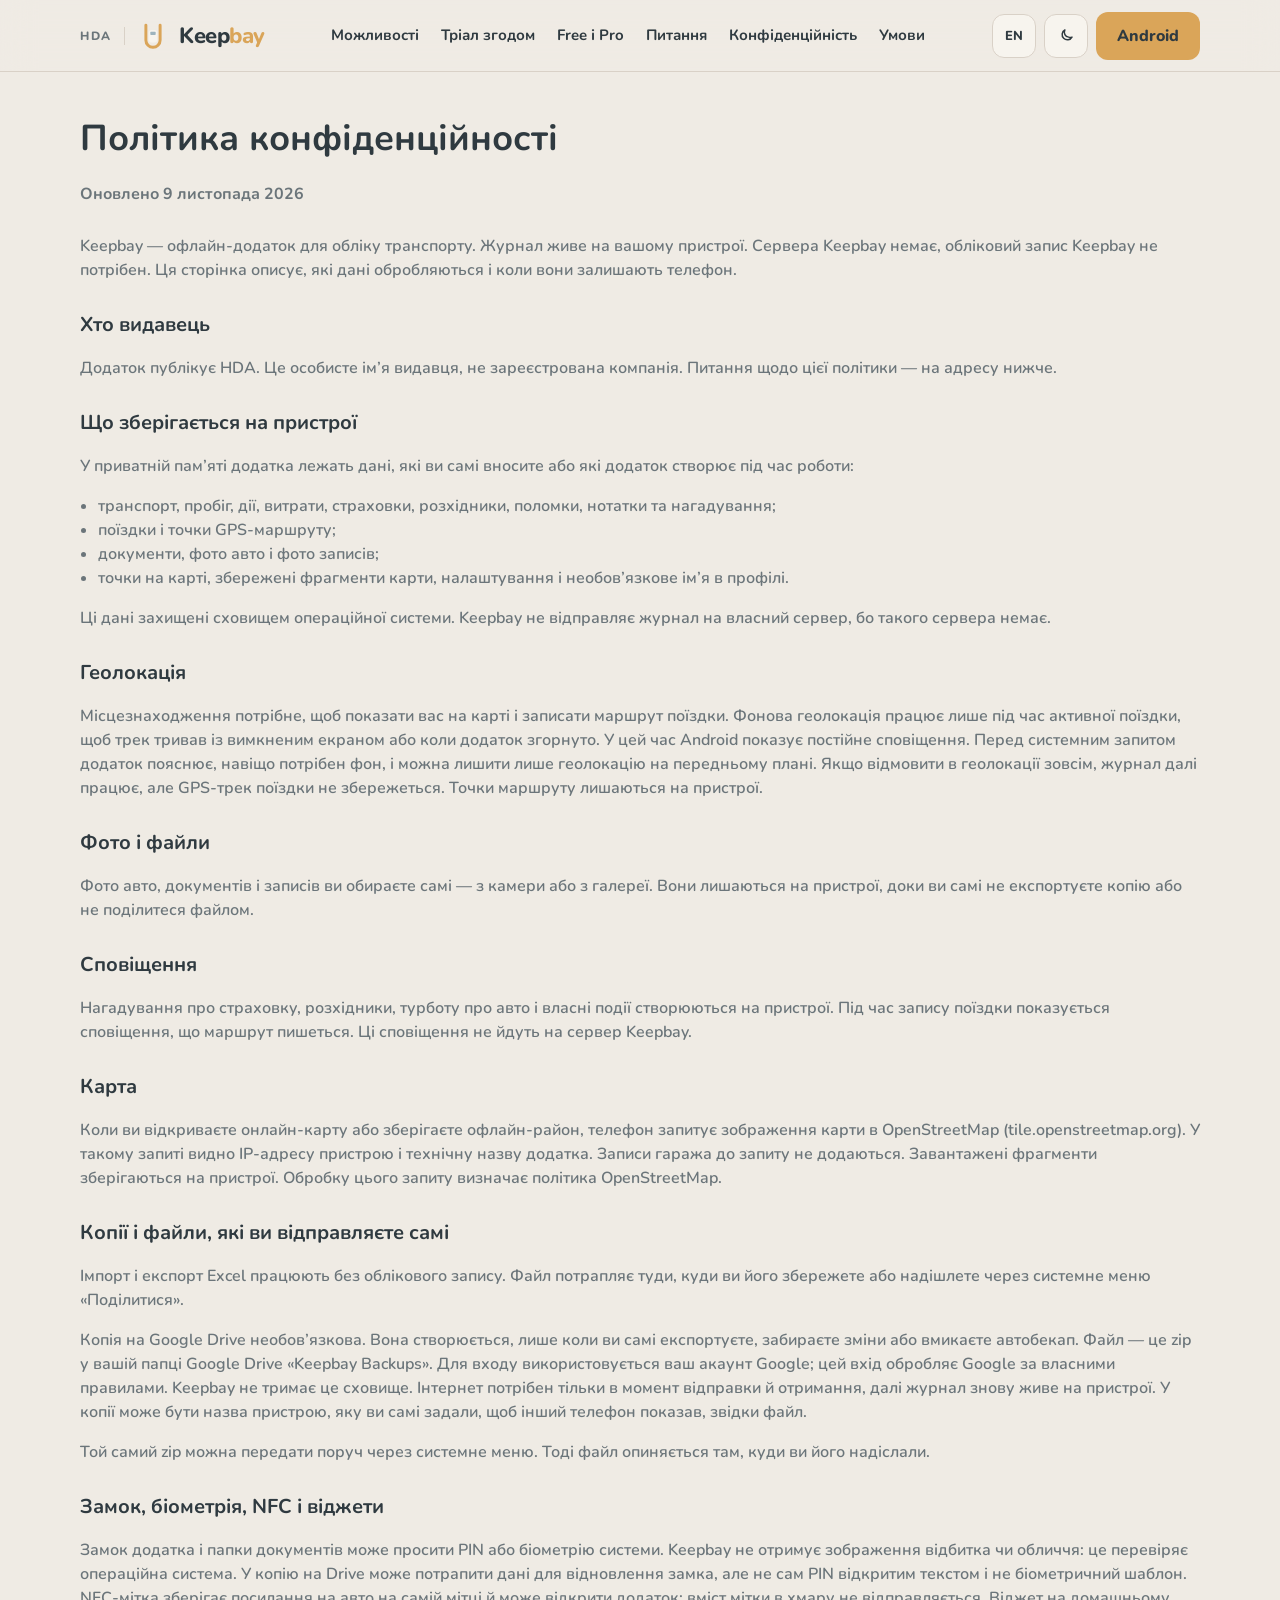
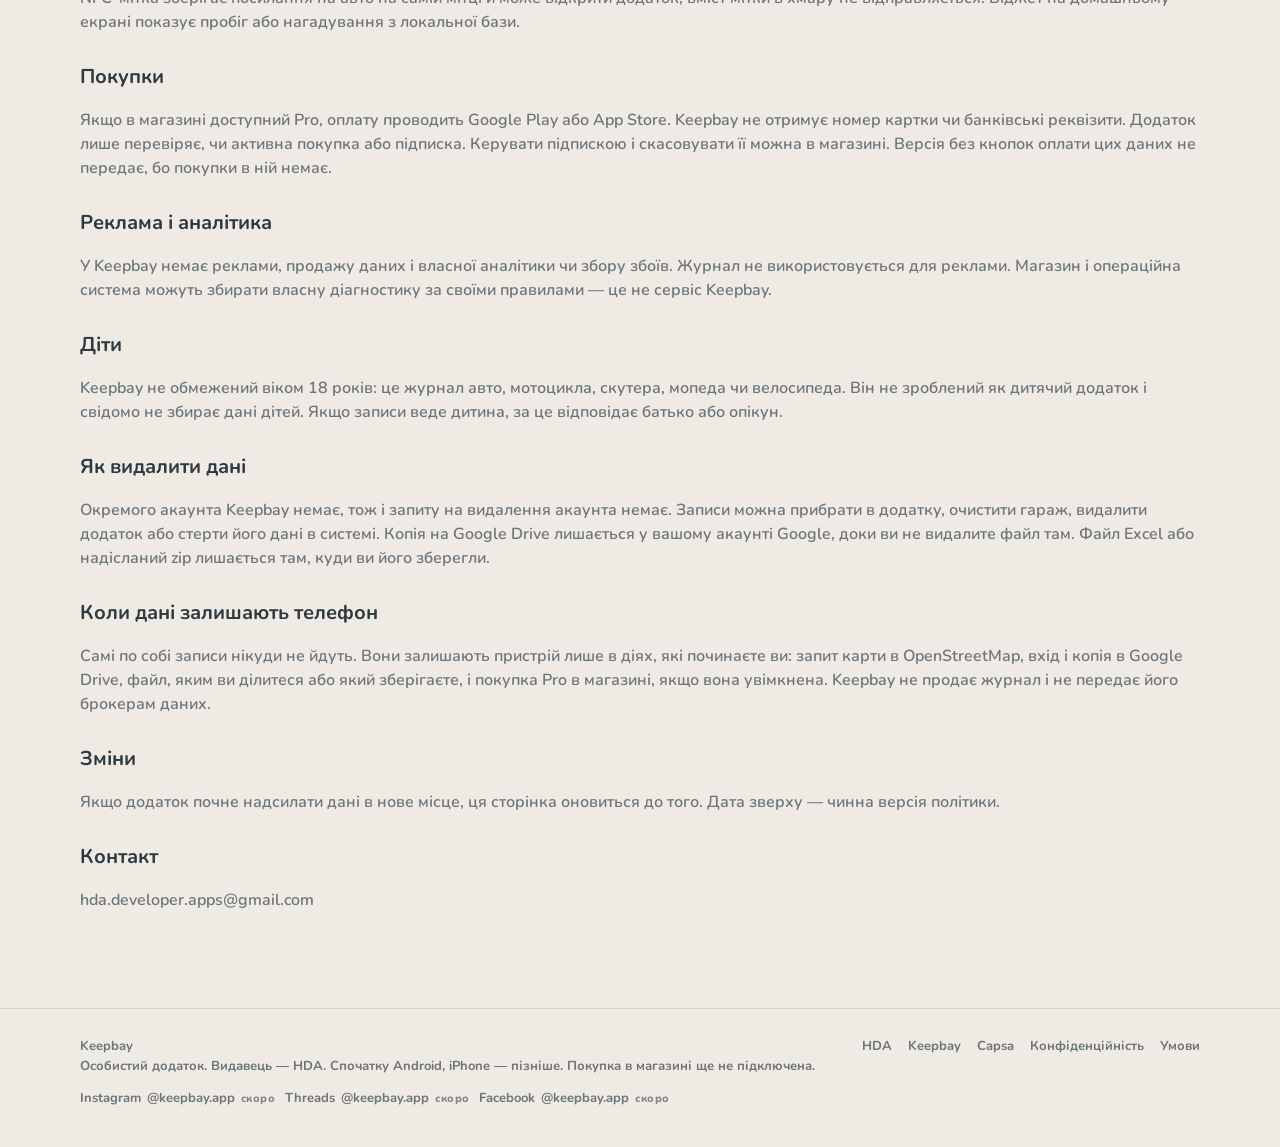
<file: privacy.html>
<!DOCTYPE html>
<html lang="uk">
  <head>
    <meta charset="utf-8" />
    <meta name="robots" content="noindex, follow" />
    <meta http-equiv="refresh" content="0; url=keepbay/privacy.html" />
    <link rel="canonical" href="https://dmitryguzov.github.io/hda.github.io/keepbay/privacy.html" />
    <title>Keepbay — політика конфіденційності</title>
    <script>
      location.replace("keepbay/privacy.html");
    </script>
  </head>
  <body>
    <p><a href="keepbay/privacy.html">Keepbay privacy policy</a></p>
  </body>
</html>
</file>
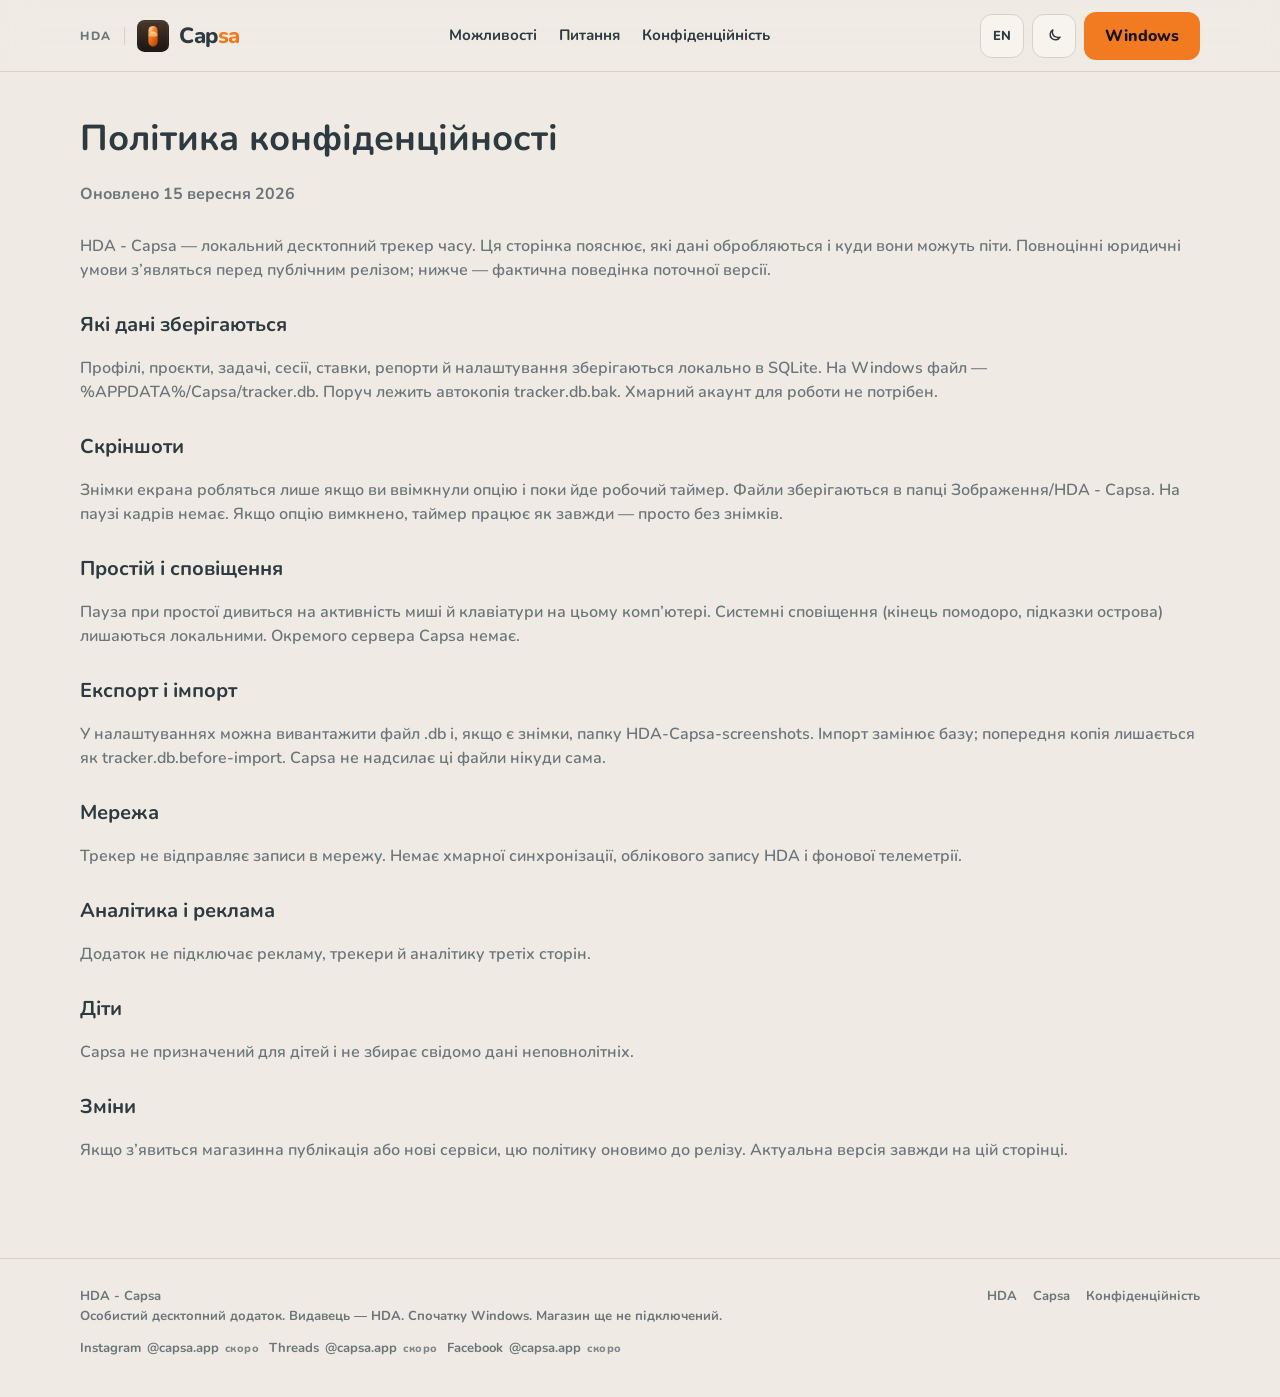
<file: capsa/privacy.html>
<!DOCTYPE html>
<html lang="uk" data-theme="dark">
  <head>
    <meta charset="utf-8" />
    <meta name="viewport" content="width=device-width, initial-scale=1" />
    <title>Capsa — політика конфіденційності</title>
    <meta
      name="description"
      content="Політика конфіденційності HDA - Capsa: дані лишаються на комп’ютері, скріншоти опційні, хмари немає."
    />
    <meta name="author" content="HDA" />
    <meta name="robots" content="noindex, nofollow" />
    <meta name="theme-color" content="#253139" />
    <link rel="canonical" href="https://dmitryguzov.github.io/hda.github.io/capsa/privacy.html" />
    <meta property="og:site_name" content="HDA" />
    <meta property="og:locale" content="uk_UA" />
    <meta property="og:type" content="website" />
    <meta property="og:url" content="https://dmitryguzov.github.io/hda.github.io/capsa/privacy.html" />
    <meta property="og:title" content="Capsa — політика конфіденційності" />
    <meta
      property="og:description"
      content="Політика конфіденційності Capsa: дані лишаються на комп’ютері."
    />
    <meta property="og:image" content="https://dmitryguzov.github.io/hda.github.io/assets/og-capsa.png" />
    <meta name="twitter:card" content="summary_large_image" />
    <meta name="twitter:title" content="Capsa — політика конфіденційності" />
    <meta
      name="twitter:description"
      content="Політика конфіденційності Capsa: дані лишаються на комп’ютері."
    />
    <meta name="twitter:image" content="https://dmitryguzov.github.io/hda.github.io/assets/og-capsa.png" />
    <link rel="icon" href="../assets/favicon-capsa.png" type="image/png" sizes="32x32" />
    <link rel="icon" href="../assets/favicon-capsa-16.png" type="image/png" sizes="16x16" />
    <link rel="icon" href="../assets/capsa-mark.svg" type="image/svg+xml" />
    <link rel="apple-touch-icon" href="../assets/apple-touch-capsa.png" />
    <link rel="preconnect" href="https://fonts.googleapis.com" />
    <link rel="preconnect" href="https://fonts.gstatic.com" crossorigin />
    <link
      href="https://fonts.googleapis.com/css2?family=Nunito:wght@600;700;800&display=swap"
      rel="stylesheet"
    />
    <link rel="stylesheet" href="../css/style.css" />
  </head>
  <body class="page-capsa" data-page="capsa-privacy">
    <header class="site-header">
      <div class="wrap header-inner">
        <div class="brand-stack">
          <a class="brand-home" href="../index.html">HDA</a>
          <a class="brand" href="index.html" aria-label="Capsa">
            <img src="../assets/capsa-mark.svg" alt="" />
            <span>Cap<span class="bay">sa</span></span>
          </a>
        </div>
        <nav class="nav-links" aria-label="Primary">
          <a href="index.html#features" data-i18n="nav.features">Можливості</a>
          <a href="index.html#faq" data-i18n="nav.faq">Питання</a>
          <a href="privacy.html" data-i18n="nav.privacy">Конфіденційність</a>
        </nav>
        <div class="header-actions">
          <button class="lang-btn" id="lang-toggle" type="button" aria-label="Language">EN</button>
          <button class="icon-btn" id="theme-toggle" type="button" aria-label="Theme"></button>
          <a class="btn btn-gold" href="index.html#download" data-i18n="nav.download">Windows</a>
          <button class="menu-btn" id="menu-toggle" type="button" aria-expanded="false" aria-controls="mobile-nav" aria-label="Menu">
            <span class="menu-bars" aria-hidden="true"><span></span><span></span><span></span></span>
          </button>
        </div>
      </div>
    </header>
    <div class="menu-backdrop" id="menu-backdrop"></div>
    <nav class="mobile-nav" id="mobile-nav" aria-hidden="true">
      <a href="../index.html">HDA</a>
      <a href="index.html#features" data-i18n="nav.features">Можливості</a>
      <a href="index.html#faq" data-i18n="nav.faq">Питання</a>
      <a href="privacy.html" data-i18n="nav.privacy">Конфіденційність</a>
      <a class="btn btn-gold" href="index.html#download" data-i18n="nav.download">Windows</a>
    </nav>

    <main class="legal wrap">
      <h1 data-i18n="legal.title">Політика конфіденційності</h1>
      <p class="meta" data-i18n="legal.updated">Оновлено 15 вересня 2026</p>
      <p data-i18n="legal.intro">
        HDA - Capsa — локальний десктопний трекер часу. Ця сторінка пояснює, які дані обробляються і куди вони можуть піти. Повноцінні юридичні умови з’являться перед публічним релізом; нижче — фактична поведінка поточної версії.
      </p>
      <h2 data-i18n="legal.h1">Які дані зберігаються</h2>
      <p data-i18n="legal.p1">
        Профілі, проєкти, задачі, сесії, ставки, репорти й налаштування зберігаються локально в SQLite. На Windows файл — %APPDATA%/Capsa/tracker.db. Поруч лежить автокопія tracker.db.bak. Хмарний акаунт для роботи не потрібен.
      </p>
      <h2 data-i18n="legal.h2">Скріншоти</h2>
      <p data-i18n="legal.p2">
        Знімки екрана робляться лише якщо ви ввімкнули опцію і поки йде робочий таймер. Файли зберігаються в папці Зображення/HDA - Capsa. На паузі кадрів немає. Якщо опцію вимкнено, таймер працює як завжди — просто без знімків.
      </p>
      <h2 data-i18n="legal.h3">Простій і сповіщення</h2>
      <p data-i18n="legal.p3">
        Пауза при простої дивиться на активність миші й клавіатури на цьому комп’ютері. Системні сповіщення (кінець помодоро, підказки острова) лишаються локальними. Окремого сервера Capsa немає.
      </p>
      <h2 data-i18n="legal.h4">Експорт і імпорт</h2>
      <p data-i18n="legal.p4">
        У налаштуваннях можна вивантажити файл .db і, якщо є знімки, папку HDA-Capsa-screenshots. Імпорт замінює базу; попередня копія лишається як tracker.db.before-import. Capsa не надсилає ці файли нікуди сама.
      </p>
      <h2 data-i18n="legal.h5">Мережа</h2>
      <p data-i18n="legal.p5">
        Трекер не відправляє записи в мережу. Немає хмарної синхронізації, облікового запису HDA і фонової телеметрії.
      </p>
      <h2 data-i18n="legal.h6">Аналітика і реклама</h2>
      <p data-i18n="legal.p6">Додаток не підключає рекламу, трекери й аналітику третіх сторін.</p>
      <h2 data-i18n="legal.h7">Діти</h2>
      <p data-i18n="legal.p7">Capsa не призначений для дітей і не збирає свідомо дані неповнолітніх.</p>
      <h2 data-i18n="legal.h8">Зміни</h2>
      <p data-i18n="legal.p8">
        Якщо з’явиться магазинна публікація або нові сервіси, цю політику оновимо до релізу. Актуальна версія завжди на цій сторінці.
      </p>
    </main>

    <footer class="site-footer">
      <div class="wrap footer-inner">
        <div>
          <strong data-i18n="footer.copy">HDA - Capsa</strong>
          <div data-i18n="footer.note">Особистий десктопний додаток. Видавець — HDA. Магазин ще не підключений.</div>
          <nav class="social-links social-links-footer" data-social="capsa" aria-label="Capsa"></nav>
        </div>
        <div class="footer-links">
          <a href="../index.html">HDA</a>
          <a href="index.html">Capsa</a>
          <a href="privacy.html" data-i18n="nav.privacy">Конфіденційність</a>
        </div>
      </div>
    </footer>
    <script src="../js/main.js"></script>
  </body>
</html>
</file>
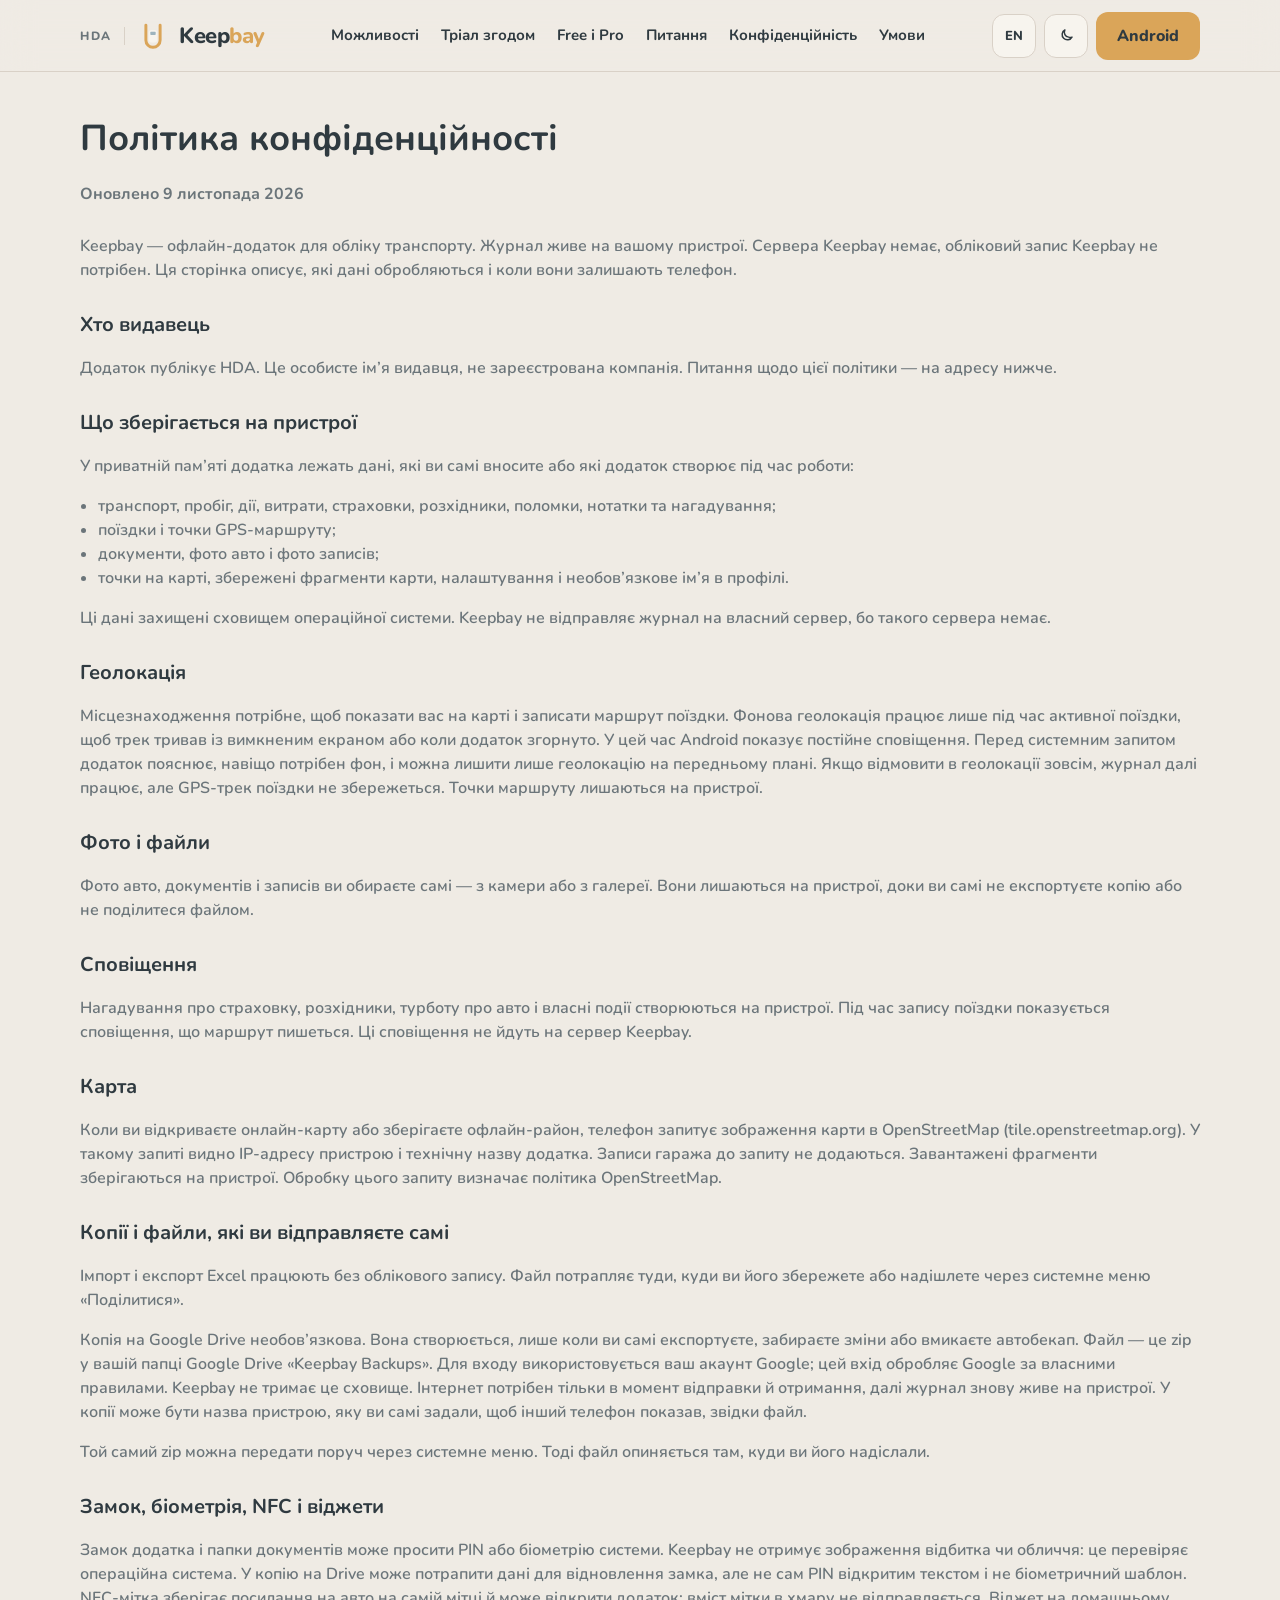
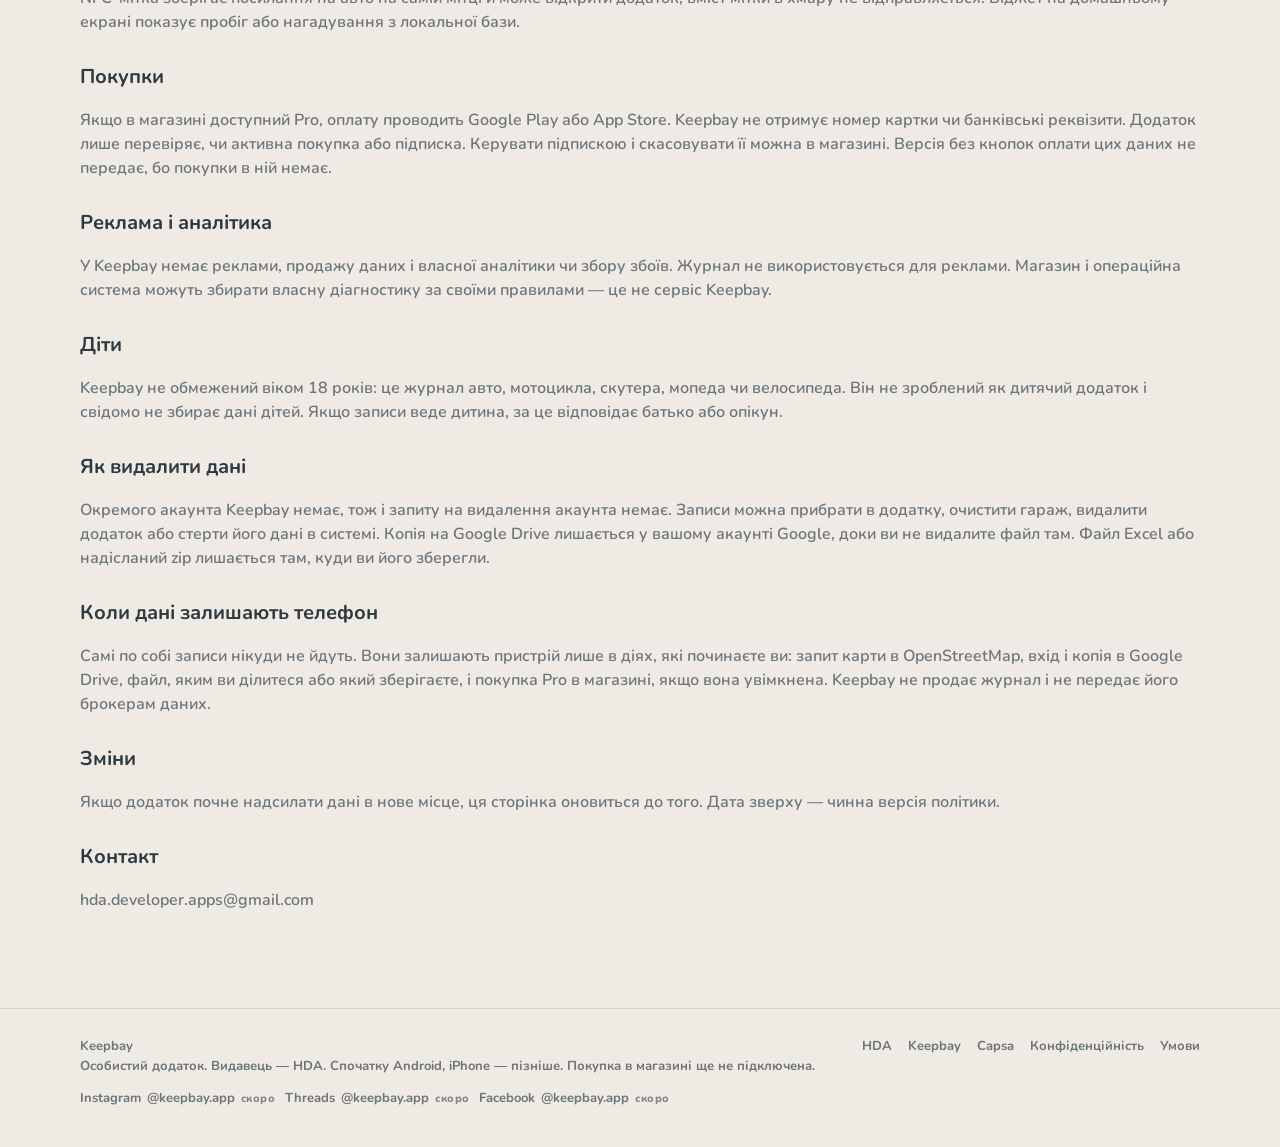
<file: keepbay/privacy.html>
<!DOCTYPE html>
<html lang="uk" data-theme="dark">
  <head>
    <meta charset="utf-8" />
    <meta name="viewport" content="width=device-width, initial-scale=1" />
    <title>Keepbay — політика конфіденційності</title>
    <meta
      name="description"
      content="Політика конфіденційності Keepbay: журнал на пристрої, сервера Keepbay немає, геолокація для карти і поїздки, Drive лише за вашою дією."
    />
    <meta name="author" content="HDA" />
    <meta name="robots" content="noindex, nofollow" />
    <meta name="theme-color" content="#253139" />
    <link rel="canonical" href="https://dmitryguzov.github.io/hda.github.io/keepbay/privacy.html" />
    <meta property="og:site_name" content="HDA" />
    <meta property="og:locale" content="uk_UA" />
    <meta property="og:type" content="website" />
    <meta property="og:url" content="https://dmitryguzov.github.io/hda.github.io/keepbay/privacy.html" />
    <meta property="og:title" content="Keepbay — політика конфіденційності" />
    <meta
      property="og:description"
      content="Політика конфіденційності Keepbay: дані лишаються на пристрої."
    />
    <meta property="og:image" content="https://dmitryguzov.github.io/hda.github.io/assets/og-keepbay.png" />
    <meta name="twitter:card" content="summary_large_image" />
    <meta name="twitter:title" content="Keepbay — політика конфіденційності" />
    <meta
      name="twitter:description"
      content="Політика конфіденційності Keepbay: дані лишаються на пристрої."
    />
    <meta name="twitter:image" content="https://dmitryguzov.github.io/hda.github.io/assets/og-keepbay.png" />
    <link rel="icon" href="../assets/favicon-keepbay.png" type="image/png" sizes="32x32" />
    <link rel="icon" href="../assets/favicon-keepbay-16.png" type="image/png" sizes="16x16" />
    <link rel="icon" href="../assets/keepbay-mark.svg" type="image/svg+xml" />
    <link rel="apple-touch-icon" href="../assets/apple-touch-keepbay.png" />
    <link rel="preconnect" href="https://fonts.googleapis.com" />
    <link rel="preconnect" href="https://fonts.gstatic.com" crossorigin />
    <link
      href="https://fonts.googleapis.com/css2?family=Nunito:wght@600;700;800&display=swap"
      rel="stylesheet"
    />
    <link rel="stylesheet" href="../css/style.css" />
  </head>
  <body data-page="privacy">
    <header class="site-header">
      <div class="wrap header-inner">
        <div class="brand-stack">
          <a class="brand-home" href="../index.html">HDA</a>
          <a class="brand" href="index.html" aria-label="Keepbay">
            <img src="../assets/keepbay-mark.svg" alt="" />
            <span>Keep<span class="bay">bay</span></span>
          </a>
        </div>
        <nav class="nav-links" aria-label="Primary">
          <a href="index.html#features" data-i18n="nav.features">Можливості</a>
          <a href="index.html#trial" data-i18n="nav.trial">Тріал згодом</a>
          <a href="index.html#plans" data-i18n="nav.plans">Free і Pro</a>
          <a href="index.html#faq" data-i18n="nav.faq">Питання</a>
          <a href="privacy.html" data-i18n="nav.privacy">Конфіденційність</a>
          <a href="terms.html" data-i18n="nav.terms">Умови</a>
        </nav>
        <div class="header-actions">
          <button class="lang-btn" id="lang-toggle" type="button" aria-label="Language">EN</button>
          <button class="icon-btn" id="theme-toggle" type="button" aria-label="Theme"></button>
          <a class="btn btn-gold" href="index.html#download" data-store="play" data-i18n="nav.download"
            >Android</a
          >
          <button class="menu-btn" id="menu-toggle" type="button" aria-expanded="false" aria-controls="mobile-nav" aria-label="Menu">
            <span class="menu-bars" aria-hidden="true"><span></span><span></span><span></span></span>
          </button>
        </div>
      </div>
    </header>
    <div class="menu-backdrop" id="menu-backdrop"></div>
    <nav class="mobile-nav" id="mobile-nav" aria-hidden="true">
      <a href="../index.html">HDA</a>
      <a href="index.html#features" data-i18n="nav.features">Можливості</a>
      <a href="index.html#trial" data-i18n="nav.trial">Тріал згодом</a>
      <a href="index.html#plans" data-i18n="nav.plans">Free і Pro</a>
      <a href="index.html#faq" data-i18n="nav.faq">Питання</a>
      <a href="privacy.html" data-i18n="nav.privacy">Конфіденційність</a>
      <a href="terms.html" data-i18n="nav.terms">Умови</a>
      <a class="btn btn-gold" href="index.html#download" data-store="play" data-i18n="nav.download">Android</a>
    </nav>

    <main class="legal wrap">
      <h1 data-i18n="legal.title">Політика конфіденційності</h1>
      <p class="meta" data-i18n="legal.updated">Оновлено 9 листопада 2026</p>
      <p data-i18n="legal.intro">
        Keepbay — офлайн-додаток для обліку транспорту. Журнал живе на вашому пристрої. Сервера Keepbay немає, обліковий запис Keepbay не потрібен. Ця сторінка описує, які дані обробляються і коли вони залишають телефон.
      </p>

      <h2 data-i18n="legal.whoTitle">Хто видавець</h2>
      <p data-i18n="legal.who">
        Додаток публікує HDA. Це особисте ім’я видавця, не зареєстрована компанія. Питання щодо цієї політики — на адресу нижче.
      </p>

      <h2 data-i18n="legal.deviceTitle">Що зберігається на пристрої</h2>
      <p data-i18n="legal.device">
        У приватній пам’яті додатка лежать дані, які ви самі вносите або які додаток створює під час роботи:
      </p>
      <ul>
        <li data-i18n="legal.device1">транспорт, пробіг, дії, витрати, страховки, розхідники, поломки, нотатки та нагадування;</li>
        <li data-i18n="legal.device2">поїздки і точки GPS-маршруту;</li>
        <li data-i18n="legal.device3">документи, фото авто і фото записів;</li>
        <li data-i18n="legal.device4">точки на карті, збережені фрагменти карти, налаштування і необов’язкове ім’я в профілі.</li>
      </ul>
      <p data-i18n="legal.deviceAfter">
        Ці дані захищені сховищем операційної системи. Keepbay не відправляє журнал на власний сервер, бо такого сервера немає.
      </p>

      <h2 data-i18n="legal.locationTitle">Геолокація</h2>
      <p data-i18n="legal.location">
        Місцезнаходження потрібне, щоб показати вас на карті і записати маршрут поїздки. Фонова геолокація працює лише під час активної поїздки, щоб трек тривав із вимкненим екраном або коли додаток згорнуто. У цей час Android показує постійне сповіщення. Перед системним запитом додаток пояснює, навіщо потрібен фон, і можна лишити лише геолокацію на передньому плані. Якщо відмовити в геолокації зовсім, журнал далі працює, але GPS-трек поїздки не збережеться. Точки маршруту лишаються на пристрої.
      </p>

      <h2 data-i18n="legal.photosTitle">Фото і файли</h2>
      <p data-i18n="legal.photos">
        Фото авто, документів і записів ви обираєте самі — з камери або з галереї. Вони лишаються на пристрої, доки ви самі не експортуєте копію або не поділитеся файлом.
      </p>

      <h2 data-i18n="legal.notifyTitle">Сповіщення</h2>
      <p data-i18n="legal.notify">
        Нагадування про страховку, розхідники, турботу про авто і власні події створюються на пристрої. Під час запису поїздки показується сповіщення, що маршрут пишеться. Ці сповіщення не йдуть на сервер Keepbay.
      </p>

      <h2 data-i18n="legal.mapTitle">Карта</h2>
      <p data-i18n="legal.map">
        Коли ви відкриваєте онлайн-карту або зберігаєте офлайн-район, телефон запитує зображення карти в OpenStreetMap (tile.openstreetmap.org). У такому запиті видно IP-адресу пристрою і технічну назву додатка. Записи гаража до запиту не додаються. Завантажені фрагменти зберігаються на пристрої. Обробку цього запиту визначає політика OpenStreetMap.
      </p>

      <h2 data-i18n="legal.backupTitle">Копії і файли, які ви відправляєте самі</h2>
      <p data-i18n="legal.backupExcel">
        Імпорт і експорт Excel працюють без облікового запису. Файл потрапляє туди, куди ви його збережете або надішлете через системне меню «Поділитися».
      </p>
      <p data-i18n="legal.backupDrive">
        Копія на Google Drive необов’язкова. Вона створюється, лише коли ви самі експортуєте, забираєте зміни або вмикаєте автобекап. Файл — це zip у вашій папці Google Drive «Keepbay Backups». Для входу використовується ваш акаунт Google; цей вхід обробляє Google за власними правилами. Keepbay не тримає це сховище. Інтернет потрібен тільки в момент відправки й отримання, далі журнал знову живе на пристрої. У копії може бути назва пристрою, яку ви самі задали, щоб інший телефон показав, звідки файл.
      </p>
      <p data-i18n="legal.backupShare">
        Той самий zip можна передати поруч через системне меню. Тоді файл опиняється там, куди ви його надіслали.
      </p>

      <h2 data-i18n="legal.lockTitle">Замок, біометрія, NFC і віджети</h2>
      <p data-i18n="legal.lock">
        Замок додатка і папки документів може просити PIN або біометрію системи. Keepbay не отримує зображення відбитка чи обличчя: це перевіряє операційна система. У копію на Drive може потрапити дані для відновлення замка, але не сам PIN відкритим текстом і не біометричний шаблон. NFC-мітка зберігає посилання на авто на самій мітці й може відкрити додаток; вміст мітки в хмару не відправляється. Віджет на домашньому екрані показує пробіг або нагадування з локальної бази.
      </p>

      <h2 data-i18n="legal.purchaseTitle">Покупки</h2>
      <p data-i18n="legal.purchase">
        Якщо в магазині доступний Pro, оплату проводить Google Play або App Store. Keepbay не отримує номер картки чи банківські реквізити. Додаток лише перевіряє, чи активна покупка або підписка. Керувати підпискою і скасовувати її можна в магазині. Версія без кнопок оплати цих даних не передає, бо покупки в ній немає.
      </p>

      <h2 data-i18n="legal.adsTitle">Реклама і аналітика</h2>
      <p data-i18n="legal.ads">
        У Keepbay немає реклами, продажу даних і власної аналітики чи збору збоїв. Журнал не використовується для реклами. Магазин і операційна система можуть збирати власну діагностику за своїми правилами — це не сервіс Keepbay.
      </p>

      <h2 data-i18n="legal.childrenTitle">Діти</h2>
      <p data-i18n="legal.children">
        Keepbay не обмежений віком 18 років: це журнал авто, мотоцикла, скутера, мопеда чи велосипеда. Він не зроблений як дитячий додаток і свідомо не збирає дані дітей. Якщо записи веде дитина, за це відповідає батько або опікун.
      </p>

      <h2 data-i18n="legal.deleteTitle">Як видалити дані</h2>
      <p data-i18n="legal.delete">
        Окремого акаунта Keepbay немає, тож і запиту на видалення акаунта немає. Записи можна прибрати в додатку, очистити гараж, видалити додаток або стерти його дані в системі. Копія на Google Drive лишається у вашому акаунті Google, доки ви не видалите файл там. Файл Excel або надісланий zip лишається там, куди ви його зберегли.
      </p>

      <h2 data-i18n="legal.thirdTitle">Коли дані залишають телефон</h2>
      <p data-i18n="legal.third">
        Самі по собі записи нікуди не йдуть. Вони залишають пристрій лише в діях, які починаєте ви: запит карти в OpenStreetMap, вхід і копія в Google Drive, файл, яким ви ділитеся або який зберігаєте, і покупка Pro в магазині, якщо вона увімкнена. Keepbay не продає журнал і не передає його брокерам даних.
      </p>

      <h2 data-i18n="legal.changesTitle">Зміни</h2>
      <p data-i18n="legal.changes">
        Якщо додаток почне надсилати дані в нове місце, ця сторінка оновиться до того. Дата зверху — чинна версія політики.
      </p>

      <h2 data-i18n="legal.contactTitle">Контакт</h2>
      <p>
        <a href="mailto:hda.developer.apps@gmail.com">hda.developer.apps@gmail.com</a>
      </p>
    </main>

    <footer class="site-footer">
      <div class="wrap footer-inner">
        <div>
          <strong data-i18n="footer.copy">Keepbay</strong>
          <div data-i18n="footer.note">Особистий додаток. Видавець — HDA. Покупка в магазині ще не підключена.</div>
          <nav class="social-links social-links-footer" data-social="keepbay" aria-label="Keepbay"></nav>
        </div>
        <div class="footer-links">
          <a href="../index.html">HDA</a>
          <a href="index.html">Keepbay</a>
          <a href="../capsa/index.html">Capsa</a>
          <a href="privacy.html" data-i18n="nav.privacy">Конфіденційність</a>
          <a href="terms.html" data-i18n="nav.terms">Умови</a>
        </div>
      </div>
    </footer>
    <script src="../js/main.js"></script>
  </body>
</html>
</file>
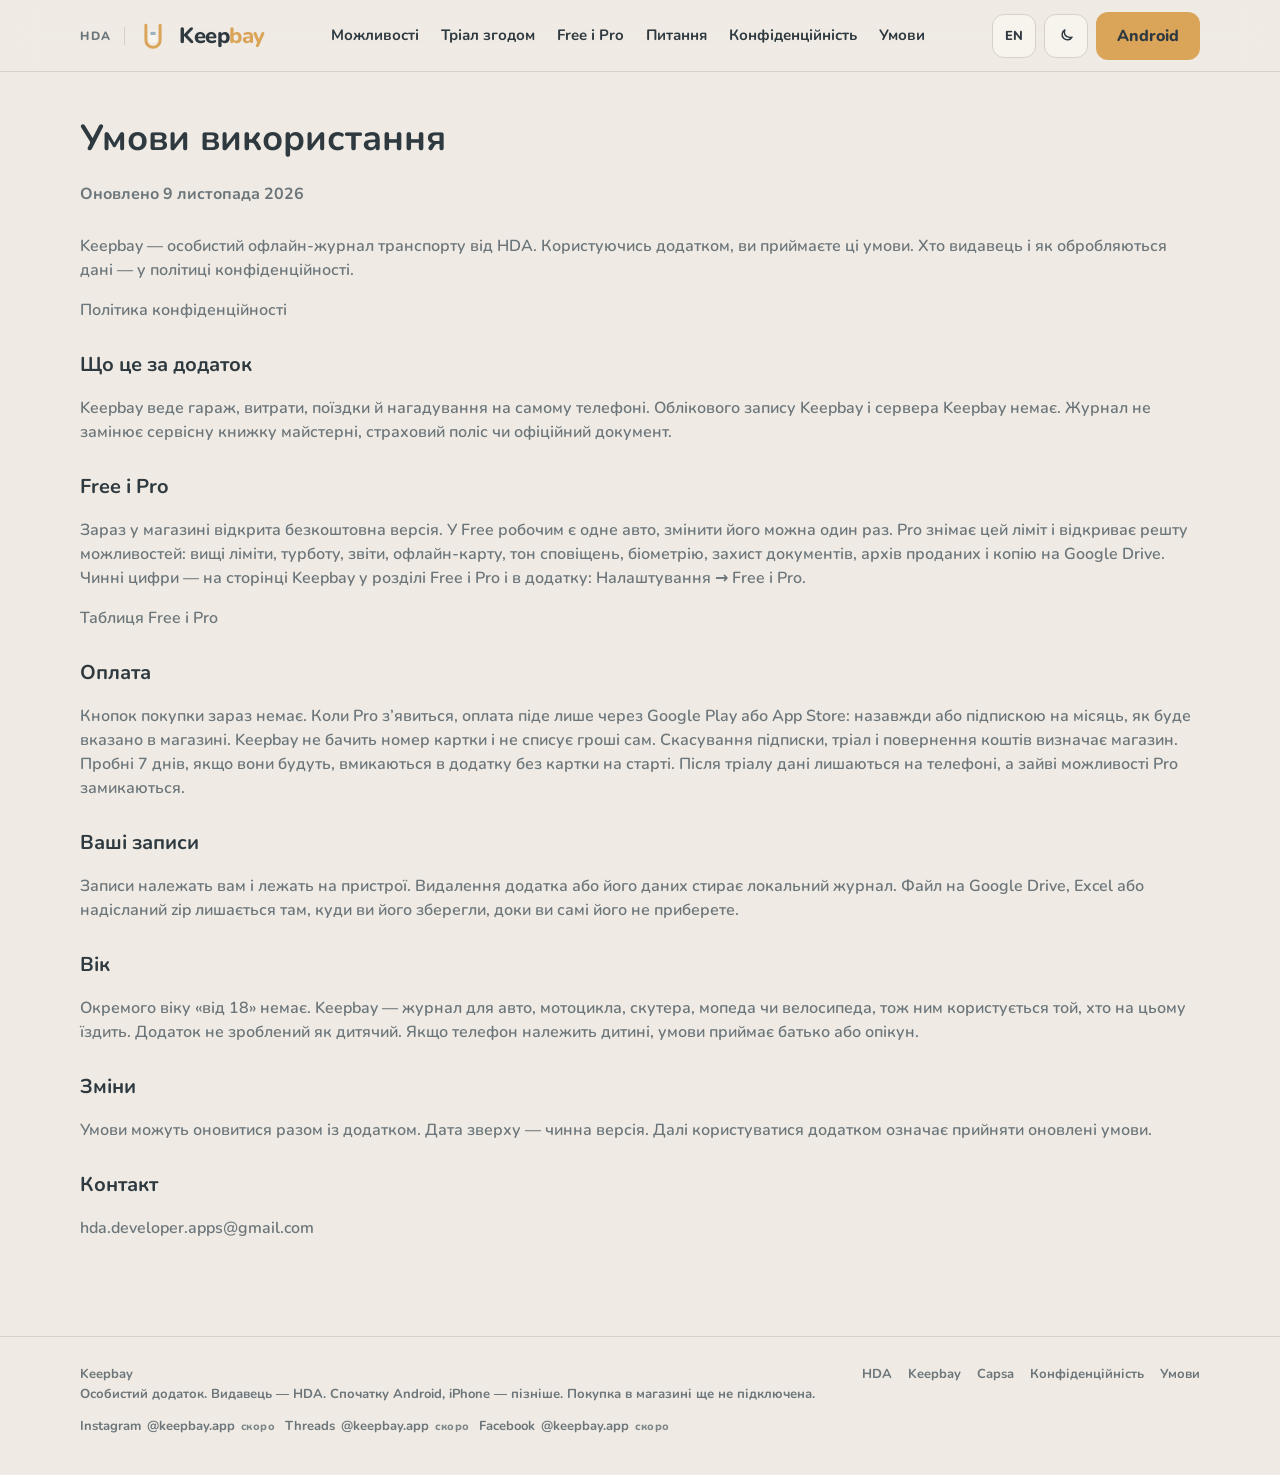
<file: keepbay/terms.html>
<!DOCTYPE html>
<html lang="uk" data-theme="dark">
  <head>
    <meta charset="utf-8" />
    <meta name="viewport" content="width=device-width, initial-scale=1" />
    <title>Keepbay — умови використання</title>
    <meta
      name="description"
      content="Умови використання Keepbay: офлайн-журнал, Free і Pro, оплата лише через магазин, записи лишаються на пристрої."
    />
    <meta name="author" content="HDA" />
    <meta name="robots" content="noindex, nofollow" />
    <meta name="theme-color" content="#253139" />
    <link rel="canonical" href="https://dmitryguzov.github.io/hda.github.io/keepbay/terms.html" />
    <meta property="og:site_name" content="HDA" />
    <meta property="og:locale" content="uk_UA" />
    <meta property="og:type" content="website" />
    <meta property="og:url" content="https://dmitryguzov.github.io/hda.github.io/keepbay/terms.html" />
    <meta property="og:title" content="Keepbay — умови використання" />
    <meta
      property="og:description"
      content="Умови використання Keepbay: офлайн-журнал, Free і Pro, оплата лише через магазин."
    />
    <meta property="og:image" content="https://dmitryguzov.github.io/hda.github.io/assets/og-keepbay.png" />
    <meta name="twitter:card" content="summary_large_image" />
    <meta name="twitter:title" content="Keepbay — умови використання" />
    <meta
      name="twitter:description"
      content="Умови використання Keepbay: офлайн-журнал, Free і Pro, оплата лише через магазин."
    />
    <meta name="twitter:image" content="https://dmitryguzov.github.io/hda.github.io/assets/og-keepbay.png" />
    <link rel="icon" href="../assets/favicon-keepbay.png" type="image/png" sizes="32x32" />
    <link rel="icon" href="../assets/favicon-keepbay-16.png" type="image/png" sizes="16x16" />
    <link rel="icon" href="../assets/keepbay-mark.svg" type="image/svg+xml" />
    <link rel="apple-touch-icon" href="../assets/apple-touch-keepbay.png" />
    <link rel="preconnect" href="https://fonts.googleapis.com" />
    <link rel="preconnect" href="https://fonts.gstatic.com" crossorigin />
    <link
      href="https://fonts.googleapis.com/css2?family=Nunito:wght@600;700;800&display=swap"
      rel="stylesheet"
    />
    <link rel="stylesheet" href="../css/style.css" />
  </head>
  <body data-page="terms">
    <header class="site-header">
      <div class="wrap header-inner">
        <div class="brand-stack">
          <a class="brand-home" href="../index.html">HDA</a>
          <a class="brand" href="index.html" aria-label="Keepbay">
            <img src="../assets/keepbay-mark.svg" alt="" />
            <span>Keep<span class="bay">bay</span></span>
          </a>
        </div>
        <nav class="nav-links" aria-label="Primary">
          <a href="index.html#features" data-i18n="nav.features">Можливості</a>
          <a href="index.html#trial" data-i18n="nav.trial">Тріал згодом</a>
          <a href="index.html#plans" data-i18n="nav.plans">Free і Pro</a>
          <a href="index.html#faq" data-i18n="nav.faq">Питання</a>
          <a href="privacy.html" data-i18n="nav.privacy">Конфіденційність</a>
          <a href="terms.html" data-i18n="nav.terms">Умови</a>
        </nav>
        <div class="header-actions">
          <button class="lang-btn" id="lang-toggle" type="button" aria-label="Language">EN</button>
          <button class="icon-btn" id="theme-toggle" type="button" aria-label="Theme"></button>
          <a class="btn btn-gold" href="index.html#download" data-store="play" data-i18n="nav.download"
            >Android</a
          >
          <button class="menu-btn" id="menu-toggle" type="button" aria-expanded="false" aria-controls="mobile-nav" aria-label="Menu">
            <span class="menu-bars" aria-hidden="true"><span></span><span></span><span></span></span>
          </button>
        </div>
      </div>
    </header>
    <div class="menu-backdrop" id="menu-backdrop"></div>
    <nav class="mobile-nav" id="mobile-nav" aria-hidden="true">
      <a href="../index.html">HDA</a>
      <a href="index.html#features" data-i18n="nav.features">Можливості</a>
      <a href="index.html#trial" data-i18n="nav.trial">Тріал згодом</a>
      <a href="index.html#plans" data-i18n="nav.plans">Free і Pro</a>
      <a href="index.html#faq" data-i18n="nav.faq">Питання</a>
      <a href="privacy.html" data-i18n="nav.privacy">Конфіденційність</a>
      <a href="terms.html" data-i18n="nav.terms">Умови</a>
      <a class="btn btn-gold" href="index.html#download" data-store="play" data-i18n="nav.download">Android</a>
    </nav>

    <main class="legal wrap">
      <h1 data-i18n="terms.title">Умови використання</h1>
      <p class="meta" data-i18n="terms.updated">Оновлено 9 листопада 2026</p>
      <p data-i18n="terms.intro">
        Keepbay — особистий офлайн-журнал транспорту від HDA. Користуючись додатком, ви приймаєте ці умови. Хто видавець і як обробляються дані — у політиці конфіденційності.
      </p>
      <p>
        <a href="privacy.html" data-i18n="terms.privacyLink">Політика конфіденційності</a>
      </p>

      <h2 data-i18n="terms.appTitle">Що це за додаток</h2>
      <p data-i18n="terms.app">
        Keepbay веде гараж, витрати, поїздки й нагадування на самому телефоні. Облікового запису Keepbay і сервера Keepbay немає. Журнал не замінює сервісну книжку майстерні, страховий поліс чи офіційний документ.
      </p>

      <h2 data-i18n="terms.plansTitle">Free і Pro</h2>
      <p data-i18n="terms.plans">
        Зараз у магазині відкрита безкоштовна версія. У Free робочим є одне авто, змінити його можна один раз. Pro знімає цей ліміт і відкриває решту можливостей: вищі ліміти, турботу, звіти, офлайн-карту, тон сповіщень, біометрію, захист документів, архів проданих і копію на Google Drive. Чинні цифри — на сторінці Keepbay у розділі Free і Pro і в додатку: Налаштування → Free і Pro.
      </p>
      <p>
        <a href="index.html#plans" data-i18n="terms.plansLink">Таблиця Free і Pro</a>
      </p>

      <h2 data-i18n="terms.payTitle">Оплата</h2>
      <p data-i18n="terms.pay">
        Кнопок покупки зараз немає. Коли Pro з’явиться, оплата піде лише через Google Play або App Store: назавжди або підпискою на місяць, як буде вказано в магазині. Keepbay не бачить номер картки і не списує гроші сам. Скасування підписки, тріал і повернення коштів визначає магазин. Пробні 7 днів, якщо вони будуть, вмикаються в додатку без картки на старті. Після тріалу дані лишаються на телефоні, а зайві можливості Pro замикаються.
      </p>

      <h2 data-i18n="terms.dataTitle">Ваші записи</h2>
      <p data-i18n="terms.data">
        Записи належать вам і лежать на пристрої. Видалення додатка або його даних стирає локальний журнал. Файл на Google Drive, Excel або надісланий zip лишається там, куди ви його зберегли, доки ви самі його не приберете.
      </p>

      <h2 data-i18n="terms.ageTitle">Вік</h2>
      <p data-i18n="terms.age">
        Окремого віку «від 18» немає. Keepbay — журнал для авто, мотоцикла, скутера, мопеда чи велосипеда, тож ним користується той, хто на цьому їздить. Додаток не зроблений як дитячий. Якщо телефон належить дитині, умови приймає батько або опікун.
      </p>

      <h2 data-i18n="terms.changesTitle">Зміни</h2>
      <p data-i18n="terms.changes">
        Умови можуть оновитися разом із додатком. Дата зверху — чинна версія. Далі користуватися додатком означає прийняти оновлені умови.
      </p>

      <h2 data-i18n="terms.contactTitle">Контакт</h2>
      <p>
        <a href="mailto:hda.developer.apps@gmail.com">hda.developer.apps@gmail.com</a>
      </p>
    </main>

    <footer class="site-footer">
      <div class="wrap footer-inner">
        <div>
          <strong data-i18n="footer.copy">Keepbay</strong>
          <div data-i18n="footer.note">Особистий додаток. Видавець — HDA. Покупка в магазині ще не підключена.</div>
          <nav class="social-links social-links-footer" data-social="keepbay" aria-label="Keepbay"></nav>
        </div>
        <div class="footer-links">
          <a href="../index.html">HDA</a>
          <a href="index.html">Keepbay</a>
          <a href="../capsa/index.html">Capsa</a>
          <a href="privacy.html" data-i18n="nav.privacy">Конфіденційність</a>
          <a href="terms.html" data-i18n="nav.terms">Умови</a>
        </div>
      </div>
    </footer>
    <script src="../js/main.js"></script>
  </body>
</html>
</file>
<file: css/style.css>
:root {
  --gold: #daa559;
  --gold-soft: #e9b972;
  --on-gold: #2f3a40;
  --good: #2e9b4f;
  --alert: #ff6565;
  --muted: #8b989e;
  --hint: #9aa7ad;
  --border: #3a4a51;
  --scaffold: #253139;
  --card: #2d3a3f;
  --on-surface: #fcffff;
  --nav: #2d3a3f;
  --overlay: rgba(27, 38, 44, 0.72);
  --shadow: 0 24px 60px rgba(0, 0, 0, 0.28);
  --phone-bezel: #1b262c;
  --radius-sm: 8px;
  --radius: 12px;
  --radius-lg: 16px;
  --radius-xl: 21px;
  --max: 1120px;
  --header-h: 72px;
  color-scheme: dark;
}

html[data-theme="light"] {
  --muted: #6b757a;
  --hint: #6b757a;
  --border: #d9d1c7;
  --scaffold: #efebe4;
  --card: #f7f4ee;
  --on-surface: #2f3a40;
  --nav: #f7f4ee;
  --overlay: rgba(239, 235, 228, 0.82);
  --shadow: 0 24px 50px rgba(47, 58, 64, 0.12);
  --phone-bezel: #2f3a40;
  color-scheme: light;
}

*,
*::before,
*::after {
  box-sizing: border-box;
}

html {
  scroll-behavior: smooth;
  overflow-x: clip;
  overflow-y: auto;
}

body {
  margin: 0;
  font-family: Nunito, system-ui, sans-serif;
  background: var(--scaffold);
  color: var(--on-surface);
  line-height: 1.5;
  min-height: 100vh;
  overflow: visible;
}

img,
svg {
  max-width: 100%;
  display: block;
}

a {
  color: inherit;
  text-decoration: none;
}

button,
.btn {
  font-family: inherit;
}

.skip {
  position: absolute;
  left: -999px;
  top: 0;
  background: var(--gold);
  color: var(--on-gold);
  padding: 8px 12px;
  z-index: 100;
}

.skip:focus {
  left: 12px;
  top: 12px;
}

.wrap {
  width: min(100% - 40px, var(--max));
  margin-inline: auto;
}

.site-header {
  position: sticky;
  top: 0;
  z-index: 40;
  height: var(--header-h);
  backdrop-filter: blur(16px);
  background: var(--overlay);
  border-bottom: 1px solid var(--border);
}

.header-inner {
  height: 100%;
  display: flex;
  align-items: center;
  justify-content: space-between;
  gap: 16px;
}

.brand {
  display: flex;
  align-items: center;
  gap: 10px;
  font-size: 22px;
  font-weight: 800;
  letter-spacing: -0.02em;
  line-height: 1;
}

.brand img {
  width: 32px;
  height: 32px;
}

.brand .bay {
  color: var(--gold);
}

.brand-stack {
  display: flex;
  align-items: center;
  gap: 12px;
  min-width: 0;
}

.brand-home {
  flex-shrink: 0;
  font-size: 12px;
  font-weight: 800;
  letter-spacing: 0.14em;
  text-transform: uppercase;
  color: var(--muted);
  padding-right: 12px;
  border-right: 1px solid var(--border);
}

.brand-home:hover {
  color: var(--gold);
}

.nav-links {
  display: flex;
  align-items: center;
  gap: 22px;
  font-weight: 700;
  font-size: 15px;
}

.nav-links a:hover {
  color: var(--gold);
}

.header-actions {
  display: flex;
  align-items: center;
  gap: 8px;
}

.icon-btn,
.lang-btn {
  width: 44px;
  height: 44px;
  border: 1px solid var(--border);
  background: var(--card);
  color: var(--on-surface);
  border-radius: var(--radius);
  cursor: pointer;
  display: grid;
  place-items: center;
  font-weight: 800;
  font-size: 13px;
}

.icon-btn:hover,
.lang-btn:hover,
.menu-btn:hover,
.icon-btn:focus-visible,
.lang-btn:focus-visible,
.menu-btn:focus-visible,
.btn:focus-visible,
.nav-links a:focus-visible {
  border-color: var(--gold);
  outline: 2px solid var(--gold);
  outline-offset: 2px;
}

.menu-btn {
  display: none;
  width: 44px;
  height: 44px;
  border: 1px solid var(--border);
  background: var(--card);
  color: var(--on-surface);
  border-radius: var(--radius);
  cursor: pointer;
  position: relative;
}

.menu-bars {
  width: 18px;
  height: 14px;
  position: relative;
  display: block;
}

.menu-bars span {
  position: absolute;
  left: 0;
  width: 18px;
  height: 2px;
  border-radius: 99px;
  background: currentColor;
  transition: transform 0.28s cubic-bezier(0.22, 1, 0.36, 1), top 0.28s cubic-bezier(0.22, 1, 0.36, 1), opacity 0.18s ease;
}

.menu-bars span:nth-child(1) { top: 1px; }
.menu-bars span:nth-child(2) { top: 6px; }
.menu-bars span:nth-child(3) { top: 11px; }

html.menu-open .menu-bars span:nth-child(1) {
  top: 6px;
  transform: rotate(45deg);
}

html.menu-open .menu-bars span:nth-child(2) {
  opacity: 0;
}

html.menu-open .menu-bars span:nth-child(3) {
  top: 6px;
  transform: rotate(-45deg);
}

.btn {
  display: inline-flex;
  align-items: center;
  justify-content: center;
  min-height: 48px;
  padding: 0 20px;
  border-radius: var(--radius);
  font-weight: 800;
  font-size: 16px;
  border: 1px solid transparent;
  cursor: pointer;
  transition: transform 0.15s ease, background 0.15s ease, opacity 0.15s ease;
}

.btn:hover {
  transform: translateY(-1px);
}

.btn-gold {
  background: var(--gold);
  color: var(--on-gold);
}

.btn-gold:hover {
  background: var(--gold-soft);
}

.btn-ghost {
  background: transparent;
  color: var(--on-surface);
  border-color: var(--border);
}

.btn-ghost:hover {
  border-color: var(--gold);
}

.btn:disabled,
.btn.is-disabled {
  opacity: 0.55;
  pointer-events: none;
  transform: none;
}

.hero {
  padding: 48px 0 28px;
}

.hero-grid {
  display: grid;
  grid-template-columns: 1.05fr 0.95fr;
  gap: 48px;
  align-items: center;
}

.eyebrow {
  display: inline-flex;
  align-items: center;
  gap: 8px;
  color: var(--gold);
  font-weight: 800;
  font-size: 13px;
  letter-spacing: 0.08em;
  text-transform: uppercase;
  margin-bottom: 14px;
}

.hero h1 {
  margin: 0 0 16px;
  font-size: clamp(36px, 5vw, 58px);
  line-height: 1.08;
  letter-spacing: -0.03em;
}

.lead {
  margin: 0 0 28px;
  font-size: 18px;
  font-weight: 600;
  color: var(--muted);
  max-width: 36rem;
}

.hero-cta {
  display: flex;
  flex-wrap: wrap;
  gap: 12px;
  margin-bottom: 22px;
}

.hero-note {
  font-size: 13px;
  font-weight: 700;
  color: var(--muted);
}

.pills {
  display: flex;
  flex-wrap: wrap;
  gap: 8px;
  margin-top: 18px;
}

.pill {
  background: var(--card);
  border: 1px solid var(--border);
  border-radius: 999px;
  padding: 6px 12px;
  font-size: 13px;
  font-weight: 700;
  color: var(--muted);
}

.phone-stage {
  display: flex;
  flex-direction: column;
  align-items: center;
  justify-content: center;
  gap: 16px;
  min-height: 660px;
  touch-action: pan-y;
}

.phone {
  width: 300px;
  height: 640px;
  background: linear-gradient(180deg, #2c3036 0%, #16191d 100%);
  border-radius: 28px;
  padding: 6px;
  box-shadow: var(--shadow), inset 0 0 0 1px rgba(255, 255, 255, 0.08);
  position: relative;
}

.phone-cam,
.phone-btn,
.phone-port {
  position: absolute;
  pointer-events: none;
}

.phone-cam {
  top: 12px;
  left: 50%;
  width: 10px;
  height: 10px;
  transform: translateX(-50%);
  background: radial-gradient(circle at 35% 30%, #2a3340 0 28%, #0a0c0e 40%);
  border: 1px solid #4a525a;
  border-radius: 50%;
  z-index: 3;
  box-shadow: 0 0 0 2px #12151a, inset 0 0 0 1.5px #1b2228;
}

.phone-vol {
  left: -3px;
  top: 112px;
  width: 3px;
  height: 54px;
  background: #3c4248;
  border-radius: 2px 0 0 2px;
}

.phone-power {
  right: -3px;
  top: 150px;
  width: 3px;
  height: 34px;
  background: #3c4248;
  border-radius: 0 2px 2px 0;
}

.phone-port {
  bottom: 2px;
  left: 50%;
  width: 26px;
  height: 3px;
  transform: translateX(-50%);
  background: #0b0d0f;
  border-radius: 2px;
}

.phone-screen {
  height: 100%;
  background: var(--scaffold);
  border-radius: 22px;
  overflow: clip;
  display: flex;
  flex-direction: column;
}

.phone[data-device="ios"] {
  border-radius: 42px;
  padding: 10px;
  background: #1b1f24;
  box-shadow: var(--shadow), inset 0 0 0 1px rgba(255, 255, 255, 0.1);
}

.phone[data-device="ios"] .phone-screen {
  border-radius: 34px;
}

.phone[data-device="ios"] .phone-cam {
  top: 14px;
  width: 76px;
  height: 22px;
  border-radius: 14px;
  background: #050607;
  border: 0;
  box-shadow: inset 0 0 0 1px #11161a;
}

.phone[data-device="ios"] .phone-vol {
  top: 118px;
  height: 70px;
}

.phone[data-device="ios"] .phone-power {
  top: 168px;
  height: 42px;
}

.phone[data-device="ios"] .phone-port {
  display: none;
}

.phone[data-device="ios"] .mock-appbar,
.phone[data-device="ios"] .mock-topbar {
  padding-top: 30px;
}

.device-switch {
  display: flex;
  gap: 4px;
  padding: 4px;
  background: var(--card);
  border: 1px solid var(--border);
  border-radius: 999px;
}

.device-switch button {
  appearance: none;
  border: 0;
  background: transparent;
  color: var(--muted);
  font: inherit;
  font-size: 12px;
  font-weight: 800;
  padding: 6px 12px;
  border-radius: 999px;
  cursor: pointer;
}

.device-switch button.is-on {
  background: var(--scaffold);
  color: var(--on-surface);
}

.device-switch button:disabled {
  cursor: not-allowed;
  opacity: 0.58;
}

.device-switch button small {
  margin-left: 6px;
  font-size: 9px;
  font-weight: 800;
  letter-spacing: 0.05em;
  text-transform: uppercase;
  color: var(--muted);
}

.device-switch button:not(:disabled) small {
  display: none;
}

.phone-slideshow .phone-screen {
  position: relative;
  display: block;
  color: var(--on-surface);
}

.phone-slide {
  position: absolute;
  inset: 0;
  display: flex;
  flex-direction: column;
  background: var(--scaffold);
  opacity: 0;
  transition: opacity 0.7s ease;
  pointer-events: none;
}

.phone-slide.is-active {
  opacity: 1;
  z-index: 1;
  pointer-events: auto;
}

@media (prefers-reduced-motion: reduce) {
  .phone-slide {
    transition: none;
  }
}

.mock-photo {
  background: #1b262c;
}

html[data-theme="light"] .mock-photo {
  background: #d9d1c7;
}

.mock-topbar {
  display: flex;
  align-items: center;
  gap: 8px;
  padding: 22px 12px 8px;
  min-height: 52px;
}

.mock-topbar strong {
  flex: 1;
  font-size: 16px;
  font-weight: 800;
}

.mock-tools {
  display: flex;
  gap: 6px;
}

.mock-tool {
  width: 32px;
  height: 32px;
  border-radius: 10px;
  background: var(--card);
  color: var(--gold);
  display: grid;
  place-items: center;
  flex-shrink: 0;
}

.mock-tool svg {
  width: 16px;
  height: 16px;
}

.g-card {
  background: var(--card);
  border-radius: 16px;
  padding: 10px;
  margin-bottom: 8px;
  border: 1px solid transparent;
}

.g-card.is-on {
  border-color: var(--gold);
}

.g-head {
  display: flex;
  align-items: center;
  gap: 8px;
}

.g-ico {
  width: 36px;
  height: 36px;
  border-radius: 12px;
  background: rgba(218, 165, 89, 0.16);
  color: var(--gold);
  display: grid;
  place-items: center;
  flex-shrink: 0;
}

.g-ico svg {
  width: 20px;
  height: 20px;
}

.g-main {
  display: flex;
  align-items: flex-start;
  gap: 8px;
}

.g-copy {
  min-width: 0;
  flex: 1;
}

.g-title {
  display: block;
  font-size: 12px;
  font-weight: 800;
  line-height: 1.2;
}

.g-card.is-on .g-title {
  color: var(--gold);
}

.g-thumb {
  width: 64px;
  height: 46px;
  border-radius: 10px;
  object-fit: cover;
  flex-shrink: 0;
}

.g-side {
  display: grid;
  gap: 4px;
  flex-shrink: 0;
}

.g-mini {
  width: 20px;
  height: 20px;
  border-radius: 7px;
  background: rgba(255, 255, 255, 0.05);
  color: var(--muted);
  display: grid;
  place-items: center;
  font-size: 12px;
  font-weight: 800;
  line-height: 1;
}

.g-mini svg {
  width: 12px;
  height: 12px;
}

.g-head b {
  display: block;
  font-size: 12px;
  font-weight: 800;
}

.g-meta {
  display: flex;
  align-items: center;
  gap: 6px;
  margin-top: 2px;
  color: var(--muted);
  font-size: 10px;
  font-weight: 700;
}

.g-chip {
  padding: 2px 7px;
  border-radius: 99px;
  font-size: 9px;
  font-weight: 800;
}

.g-chip.escooter {
  background: rgba(46, 155, 79, 0.18);
  color: #4caf7a;
}

.g-chip.bicycle {
  background: rgba(46, 155, 79, 0.18);
  color: #4caf7a;
}

.g-chip.car,
.g-chip.gear {
  background: rgba(90, 150, 210, 0.22);
  color: #8ec0ea;
}

.g-chip.cvt {
  background: rgba(150, 110, 200, 0.28);
  color: #d2b4f0;
}

.g-chip.scooter {
  background: rgba(232, 140, 48, 0.2);
  color: #e08c38;
}

.g-check {
  margin-left: auto;
  width: 18px;
  height: 18px;
  border-radius: 50%;
  border: 1.6px solid var(--gold);
  color: var(--gold);
  display: grid;
  place-items: center;
  font-size: 10px;
}

.g-plate {
  margin: 3px 0 0;
  color: var(--gold);
  font-size: 11px;
  font-weight: 800;
}

.g-stat.is-now b {
  color: var(--gold);
}

.g-stats {
  display: grid;
  grid-template-columns: 1fr 1fr;
  gap: 6px;
  margin-top: 8px;
}

.g-stat {
  background: rgba(0, 0, 0, 0.12);
  border-radius: 12px;
  padding: 6px 8px;
}

html[data-theme="light"] .g-stat {
  background: rgba(47, 58, 64, 0.06);
}

html[data-theme="light"] .g-mini,
html[data-theme="light"] .pro-badge {
  background: rgba(47, 58, 64, 0.08);
}

.g-stat span {
  display: block;
  color: var(--muted);
  font-size: 9px;
  font-weight: 700;
}

.g-stat b {
  display: block;
  margin-top: 2px;
  font-size: 11px;
}

.act-search {
  display: flex;
  align-items: center;
  gap: 8px;
  margin-bottom: 8px;
}

.act-field {
  flex: 1;
  height: 34px;
  border-radius: 12px;
  background: var(--card);
  color: var(--muted);
  display: flex;
  align-items: center;
  gap: 8px;
  padding: 0 10px;
  font-size: 12px;
  font-weight: 700;
}

.act-filters {
  display: flex;
  align-items: flex-start;
  gap: 6px;
  margin-bottom: 8px;
}

.act-chips {
  display: flex;
  gap: 6px;
  overflow: clip;
  flex: 1;
  min-width: 0;
  margin: 0;
}

.act-chip svg {
  width: 12px;
  height: 12px;
  flex-shrink: 0;
}

.act-alltypes {
  flex-shrink: 0;
  padding-top: 7px;
  color: var(--gold);
  font-size: 10px;
  font-weight: 800;
  white-space: nowrap;
}

.act-field .act-find {
  margin-left: auto;
}

.act-chip {
  flex: 0 0 auto;
  display: inline-flex;
  align-items: center;
  gap: 5px;
  height: 28px;
  padding: 0 9px;
  border-radius: 10px;
  background: var(--card);
  font-size: 10px;
  font-weight: 800;
  color: var(--muted);
}

.act-chip.is-on {
  color: var(--on-surface);
  background: #3a494f;
}

html[data-theme="light"] .act-chip.is-on {
  background: #e4ddd3;
}

.act-card {
  background: var(--card);
  border-radius: 16px;
  padding: 9px 10px;
  margin-bottom: 7px;
  display: grid;
  grid-template-columns: 32px 1fr;
  gap: 8px;
  align-items: start;
}

.act-ico {
  width: 28px;
  height: 28px;
  border-radius: 9px;
  display: grid;
  place-items: center;
}

.act-ico.wash {
  background: rgba(80, 180, 190, 0.2);
  color: #5ec4c8;
}

.act-ico.park {
  background: rgba(46, 155, 79, 0.18);
  color: #4caf7a;
}

.act-ico.bolt {
  background: rgba(218, 165, 89, 0.2);
  color: var(--gold);
}

.act-ico.fuel {
  background: rgba(232, 140, 48, 0.2);
  color: #e08c38;
}

.act-ico.toll {
  background: rgba(80, 140, 210, 0.2);
  color: #7eb6e8;
}

.act-ico svg {
  width: 16px;
  height: 16px;
}

.act-card strong {
  display: block;
  font-size: 12px;
}

.act-line {
  display: flex;
  align-items: center;
  gap: 6px;
}

.act-line strong {
  flex: 1;
  min-width: 0;
}

.act-line .mock-go {
  font-size: 16px;
}

.act-foot {
  display: flex;
  align-items: center;
  gap: 5px;
  margin-top: 4px;
}

.act-tag {
  display: inline-flex;
  align-items: center;
  gap: 3px;
  font-size: 9px;
  font-weight: 800;
  color: var(--muted);
}

.act-tag.ok {
  color: #4caf7a;
}

.act-tag.ok i {
  width: 6px;
  height: 6px;
  border-radius: 50%;
  background: #4caf7a;
}

.act-tag.kind {
  padding: 1px 6px;
  border-radius: 7px;
}

.act-tag.kind.fuel {
  background: rgba(232, 140, 48, 0.18);
  color: #e08c38;
}

.act-tag.kind.wash {
  background: rgba(80, 160, 210, 0.18);
  color: #7eb6e8;
}

.act-tag.kind.park {
  background: rgba(80, 180, 160, 0.18);
  color: #6ec4b0;
}

.act-tag.kind.toll {
  background: rgba(80, 140, 210, 0.18);
  color: #7eb6e8;
}

.act-tag.kind.service {
  background: rgba(218, 165, 89, 0.2);
  color: var(--gold);
}

.act-cost {
  display: block;
  margin-top: 2px;
  color: var(--gold);
  font-size: 11px;
  font-weight: 800;
  text-align: left;
}

.act-when {
  display: block;
  margin-top: 4px;
  color: var(--muted);
  font-size: 9px;
  font-weight: 700;
}

.act-fab {
  position: absolute;
  right: 14px;
  bottom: 78px;
  width: 40px;
  height: 40px;
  border-radius: 14px;
  background: var(--gold);
  color: var(--on-gold);
  display: grid;
  place-items: center;
  z-index: 2;
}

.mock-map {
  flex: 1;
  position: relative;
  margin: 0 0 4px;
  overflow: clip;
  background: #eceae4;
}

.svc-map-bg {
  position: absolute;
  inset: 0;
  width: 100%;
  height: 100%;
  object-fit: cover;
}

.svc-gps,
.svc-osm {
  position: absolute;
  z-index: 2;
  top: 8px;
}

.svc-gps {
  left: 8px;
  display: inline-flex;
  align-items: center;
  gap: 4px;
  max-width: 72%;
  padding: 4px 8px;
  border-radius: 999px;
  background: #fff;
  color: #e15b64;
  font-size: 9px;
  font-weight: 800;
  line-height: 1.1;
  box-shadow: 0 6px 14px rgba(0, 0, 0, 0.12);
}

.svc-gps svg {
  width: 12px;
  height: 12px;
  flex-shrink: 0;
}

.svc-osm {
  right: 8px;
  padding: 2px 6px;
  border-radius: 8px;
  background: rgba(255, 255, 255, 0.88);
  color: #66707a;
  font-size: 7px;
  font-weight: 700;
}

.svc-tools {
  position: absolute;
  z-index: 2;
  bottom: 14px;
  display: grid;
  gap: 8px;
}

.svc-tools.left { left: 8px; }
.svc-tools.right { right: 8px; }

.svc-btn {
  position: relative;
  width: 32px;
  height: 32px;
  border-radius: 10px;
  background: #fff;
  color: #2c333b;
  display: grid;
  place-items: center;
  box-shadow: 0 6px 14px rgba(0, 0, 0, 0.16);
}

.svc-btn svg {
  width: 16px;
  height: 16px;
}

.svc-btn.is-clock {
  outline: 2px solid #e0a15a;
}

.svc-badge {
  position: absolute;
  top: -6px;
  right: -6px;
  min-width: 14px;
  height: 14px;
  padding: 0 3px;
  border-radius: 99px;
  background: #e07a3a;
  color: #fff;
  font-size: 8px;
  font-weight: 800;
  line-height: 14px;
  text-align: center;
}

html[data-theme="light"] .mock-map {
  background:
    radial-gradient(circle at 28% 42%, #efe3b8 0 9%, transparent 10%),
    radial-gradient(circle at 62% 58%, #d7e4a8 0 14%, transparent 15%),
    linear-gradient(160deg, #d5e0b4 0%, #b7c78a 48%, #d8c49a 100%);
}

.map-roads {
  position: absolute;
  inset: 0;
  background:
    linear-gradient(110deg, transparent 42%, rgba(210, 120, 90, 0.7) 42.6% 44%, transparent 44.6%),
    linear-gradient(18deg, transparent 58%, rgba(210, 120, 90, 0.55) 58.5% 60%, transparent 60.5%);
}

.map-label {
  position: absolute;
  font-size: 10px;
  font-weight: 800;
  color: rgba(255, 255, 255, 0.82);
  text-shadow: 0 1px 2px rgba(0, 0, 0, 0.35);
}

html[data-theme="light"] .map-label {
  color: #3d4a32;
  text-shadow: none;
}

.map-pin {
  position: absolute;
  width: 28px;
  height: 28px;
  border-radius: 10px;
  color: #fff;
  display: grid;
  place-items: center;
  box-shadow: 0 6px 14px rgba(0, 0, 0, 0.22);
}

.map-pin svg {
  width: 14px;
  height: 14px;
}

.map-dot {
  position: absolute;
  width: 12px;
  height: 12px;
  border-radius: 50%;
  background: #3d7eff;
  border: 2px solid #fff;
  box-shadow: 0 0 0 6px rgba(61, 126, 255, 0.25);
}

.map-side {
  position: absolute;
  right: 10px;
  display: grid;
  gap: 8px;
}

.map-side.top {
  top: 10px;
}

.map-side.mid {
  top: 46%;
}

.map-round {
  width: 32px;
  height: 32px;
  border-radius: 50%;
  background: var(--card);
  color: var(--on-surface);
  display: grid;
  place-items: center;
  box-shadow: 0 8px 18px rgba(0, 0, 0, 0.18);
}

.map-round.is-on {
  outline: 2px solid var(--gold);
}

.map-round svg {
  width: 15px;
  height: 15px;
}

.set-user {
  display: flex;
  align-items: center;
  gap: 10px;
  background: var(--card);
  border-radius: 16px;
  padding: 10px;
  margin-bottom: 8px;
}

.set-ava {
  width: 36px;
  height: 36px;
  border-radius: 12px;
  background: #12181c;
  display: grid;
  place-items: center;
  flex-shrink: 0;
  padding: 6px;
}

.set-ava img {
  width: 100%;
  height: 100%;
  object-fit: contain;
}

.set-user b {
  display: block;
  font-size: 13px;
}

.pro-badge {
  display: inline-block;
  margin-top: 3px;
  padding: 1px 7px;
  border-radius: 8px;
  background: rgba(255, 255, 255, 0.08);
  color: var(--muted);
  font-size: 8px;
  font-weight: 800;
  letter-spacing: 0.04em;
}

.set-row {
  display: flex;
  align-items: center;
  gap: 8px;
  background: var(--card);
  border-radius: 14px;
  padding: 9px 10px;
  margin-bottom: 6px;
  font-size: 12px;
  font-weight: 800;
}

.set-ico {
  width: 22px;
  color: var(--gold);
  display: grid;
  place-items: center;
}

.set-ico svg {
  width: 16px;
  height: 16px;
}

.set-toggle {
  margin-left: auto;
  width: 34px;
  height: 20px;
  border-radius: 99px;
  background: var(--gold);
  position: relative;
}

.set-toggle::after {
  content: "";
  position: absolute;
  top: 2px;
  right: 2px;
  width: 16px;
  height: 16px;
  border-radius: 50%;
  background: #fff;
}

.phone-slide .mock-scroll {
  min-height: 0;
}

.phone-slide .mock-nav {
  flex-shrink: 0;
}

.mock-topbar .act-search-bar {
  flex: 1;
  margin: 0;
}

.map-label.city { left: 18%; top: 28%; }
.map-pin.p1 { left: 48%; top: 34%; background: #e07a3a; }
.map-pin.p2 { left: 62%; top: 38%; background: #4aa0d8; }
.map-pin.p3 { left: 44%; top: 48%; background: #e0b03a; }
.map-pin.p4 { left: 58%; top: 54%; background: #e07a3a; }
.map-pin.p5 { left: 38%; top: 58%; background: #3db56a; }
.map-pin.p6 { left: 52%; top: 62%; background: #9b5ed4; }
.map-dot.me { left: 46%; top: 66%; }

.pro-badge.end {
  margin-left: auto;
  margin-top: 0;
}

.set-grow {
  flex: 1;
  min-width: 0;
  line-height: 1.25;
}

.mock-appbar {
  display: flex;
  align-items: center;
  gap: 8px;
  padding: 20px 12px 8px;
  font-weight: 800;
}

.mock-avatar {
  width: 34px;
  height: 34px;
  border-radius: 8px;
  object-fit: cover;
  flex-shrink: 0;
  background: var(--card);
}

.mock-switcher {
  flex: 1;
  min-width: 0;
}

.mock-switcher strong {
  display: block;
  font-size: 13px;
  line-height: 1.15;
}

.mock-switcher small {
  display: block;
  color: var(--muted);
  font-size: 10px;
  font-weight: 700;
}

.mock-chevron {
  color: var(--muted);
  font-size: 11px;
  padding-right: 2px;
}

.mock-bell {
  width: 34px;
  height: 34px;
  border-radius: 11px;
  background: var(--card);
  display: grid;
  place-items: center;
  flex-shrink: 0;
}

.mock-scroll {
  flex: 1;
  overflow: clip;
  padding: 0 12px 4px;
}

.mock-photo {
  border-radius: 16px;
  overflow: hidden;
  aspect-ratio: 1.72;
  background: #1b262c;
}

.mock-photo {
  position: relative;
}

.mock-photo img {
  width: 100%;
  height: 100%;
  object-fit: cover;
  display: block;
}

.mock-name em,
.mock-name small {
  display: block;
  margin-top: 1px;
  color: var(--muted);
  font-style: normal;
  font-size: 10px;
  font-weight: 700;
}

.attn {
  display: flex;
  flex-wrap: wrap;
  justify-content: center;
  gap: 5px;
  margin: 0 0 8px;
}

.attn-chip {
  padding: 3px 8px;
  border-radius: 99px;
  background: rgba(218, 165, 89, 0.16);
  color: var(--gold);
  font-size: 9px;
  font-weight: 800;
  line-height: 1.25;
}

.attn-chip.alert {
  background: rgba(224, 90, 96, 0.16);
  color: #f0a0a4;
}

.mock-icon.wash {
  background: rgba(80, 180, 190, 0.2);
  color: #5ec4c8;
}

.mock-icon.fuel {
  background: rgba(232, 140, 48, 0.2);
  color: #e08c38;
}

.mock-bell {
  position: relative;
}

.mock-bell.pulse::after {
  content: "";
  position: absolute;
  top: 6px;
  right: 6px;
  width: 7px;
  height: 7px;
  border-radius: 50%;
  background: #e08c38;
  box-shadow: 0 0 0 2px var(--card);
}

.act-foot .act-when {
  margin: 0 0 0 auto;
}

.set-label {
  margin: 8px 4px 4px;
  color: var(--muted);
  font-size: 10px;
  font-weight: 800;
}

.set-group {
  background: var(--card);
  border-radius: 14px;
  overflow: hidden;
  margin-bottom: 2px;
}

.set-group .set-row {
  margin: 0;
  border-radius: 0;
  background: transparent;
  border-top: 1px solid var(--border);
}

.set-group .set-row:first-child {
  border-top: 0;
}

.set-val {
  margin-left: auto;
  color: var(--muted);
  font-size: 11px;
  font-weight: 800;
}

.mock-segment {
  display: flex;
  justify-content: center;
  gap: 8px;
  margin: 8px 0 2px;
}

.mock-seg {
  display: inline-flex;
  align-items: center;
  gap: 5px;
  padding: 4px 9px;
  border-radius: 20px;
  font-size: 10px;
  font-weight: 800;
  color: var(--muted);
}

.mock-seg i {
  width: 6px;
  height: 6px;
  border-radius: 99px;
  background: #bdbdbd;
  display: block;
}

.mock-seg.on {
  background: rgba(218, 165, 89, 0.18);
  color: var(--gold);
}

.mock-seg.on i {
  width: 11px;
  height: 6px;
  background: var(--gold);
}

.mock-seg b {
  font-weight: 800;
}

.mock-name {
  text-align: center;
  margin: 2px 0 8px;
}

.mock-name strong {
  display: block;
  font-size: 15px;
}

.mock-name span {
  color: var(--gold);
  font-weight: 800;
  font-size: 13px;
}

.mock-badges {
  display: grid;
  grid-template-columns: 1fr 1fr;
  gap: 8px;
  margin-bottom: 10px;
}

.mock-badge,
.mock-row {
  background: var(--card);
  border-radius: 14px;
}

.mock-badge {
  padding: 8px 10px;
}

.mock-badge .lbl {
  display: block;
  color: var(--muted);
  font-size: 10px;
  font-weight: 700;
}

.mock-val {
  display: flex;
  align-items: center;
  gap: 6px;
  margin-top: 5px;
  font-size: 12px;
  font-weight: 800;
}

.mock-val img,
.mock-val svg {
  width: 15px;
  height: 15px;
  flex-shrink: 0;
}

.mock-h {
  margin: 0 2px 6px;
  font-size: 14px;
  font-weight: 800;
}

.mock-row {
  display: flex;
  align-items: center;
  gap: 8px;
  padding: 8px 10px;
  margin-bottom: 7px;
}

.mock-icon {
  width: 32px;
  height: 32px;
  border-radius: 10px;
  background: rgba(218, 165, 89, 0.2);
  color: var(--gold);
  display: grid;
  place-items: center;
  flex-shrink: 0;
}

.mock-row strong {
  display: block;
  font-size: 12px;
}

.mock-row > div span {
  color: var(--muted);
  font-size: 10px;
  font-weight: 700;
}

.mock-go {
  margin-left: auto;
  color: var(--muted);
  opacity: 0.55;
  font-size: 18px;
  line-height: 1;
}

.mock-nav {
  margin: 4px 12px 12px;
  height: 56px;
  background: var(--card);
  border: 1px solid var(--border);
  border-radius: 21px;
  display: grid;
  grid-template-columns: repeat(5, 1fr);
  align-items: center;
  justify-items: center;
  color: rgba(252, 255, 255, 0.38);
}

html[data-theme="light"] .mock-nav {
  color: rgba(47, 58, 64, 0.38);
}

.mock-nav .nav-ico {
  width: 24px;
  height: 24px;
  display: block;
  background: currentColor;
  -webkit-mask: var(--nav-ico) center / contain no-repeat;
  mask: var(--nav-ico) center / contain no-repeat;
}

.mock-nav .nav-home {
  --nav-ico: url("../assets/nav/dashboard.svg");
}

.mock-nav .on .nav-home {
  --nav-ico: url("../assets/nav/dashboard-fill.svg");
}

.mock-nav .nav-garage {
  --nav-ico: url("../assets/nav/garage-icon.svg");
}

.mock-nav .on .nav-garage {
  --nav-ico: url("../assets/nav/garage-icon-active.svg");
}

.mock-nav .nav-actions,
.mock-nav .on .nav-actions {
  --nav-ico: url("../assets/nav/repair.svg");
}

.mock-nav .nav-map {
  --nav-ico: url("../assets/nav/map-4.svg");
}

.mock-nav .on .nav-map {
  --nav-ico: url("../assets/nav/map-4-active.svg");
}

.mock-nav .nav-settings {
  --nav-ico: url("../assets/nav/settings-new.svg");
}

.mock-nav .on {
  color: var(--gold);
}

.mock-nav .dot {
  position: relative;
}

.mock-nav .dot::after {
  content: "2";
  position: absolute;
  top: -2px;
  right: -4px;
  width: 14px;
  height: 14px;
  border-radius: 50%;
  background: #ff3b30;
  color: #fff;
  font-size: 8px;
  font-weight: 800;
  line-height: 14px;
  text-align: center;
}

.section {
  padding: 64px 0;
}

.section-head {
  max-width: 640px;
  margin-bottom: 28px;
}

.section h2 {
  margin: 0 0 10px;
  font-size: clamp(26px, 3.2vw, 36px);
  letter-spacing: -0.03em;
}

.section-head p {
  margin: 0;
  color: var(--muted);
  font-weight: 600;
}

.features {
  display: grid;
  grid-template-columns: repeat(3, 1fr);
  gap: 14px;
}

.feature {
  background: var(--card);
  border-radius: var(--radius-lg);
  padding: 20px;
  min-height: 180px;
  border: 1px solid transparent;
  transition: border-color 0.15s ease;
}

.feature:hover {
  border-color: var(--gold);
}

.feature .icon {
  width: 48px;
  height: 48px;
  border-radius: 14px;
  background: rgba(218, 165, 89, 0.2);
  color: var(--gold);
  display: grid;
  place-items: center;
  margin-bottom: 14px;
}

.feature h3 {
  margin: 0 0 8px;
  font-size: 18px;
}

.feature p {
  margin: 0;
  color: var(--muted);
  font-weight: 600;
  font-size: 14px;
}

.real-showcase-section {
  padding-top: 28px;
}

.real-showcase {
  position: relative;
  isolation: isolate;
  display: grid;
  grid-template-columns: minmax(280px, 0.72fr) minmax(540px, 1.28fr);
  align-items: center;
  min-height: 520px;
  overflow: hidden;
  border: 1px solid var(--border);
  border-radius: 28px;
  background:
    radial-gradient(circle at 78% 42%, rgba(218, 165, 89, 0.13), transparent 38%),
    linear-gradient(135deg, var(--card), var(--scaffold));
  box-shadow: var(--shadow);
}

.real-showcase::after {
  content: "";
  position: absolute;
  z-index: -1;
  inset: 0;
  opacity: 0.18;
  background-image: repeating-linear-gradient(
    135deg,
    transparent 0,
    transparent 70px,
    rgba(255, 255, 255, 0.1) 71px,
    transparent 72px
  );
}

.real-showcase-copy {
  z-index: 2;
  padding: 48px 0 48px 48px;
}

.real-showcase-copy h2 {
  max-width: 420px;
  font-size: clamp(30px, 3.6vw, 48px);
  line-height: 1.05;
}

.real-showcase-copy > p:not(.eyebrow) {
  max-width: 430px;
  margin: 0;
  color: var(--muted);
  font-weight: 600;
}

.real-showcase-points {
  display: flex;
  flex-wrap: wrap;
  gap: 8px;
  margin-top: 24px;
}

.real-showcase-points span {
  padding: 8px 12px;
  border: 1px solid rgba(218, 165, 89, 0.35);
  border-radius: 999px;
  background: rgba(218, 165, 89, 0.1);
  color: var(--gold-soft);
  font-size: 12px;
  font-weight: 800;
}

.real-showcase-media {
  align-self: end;
  min-width: 0;
  margin: -36px -50px -55px -30px;
}

.real-showcase-media img {
  width: 100%;
  height: auto;
  aspect-ratio: 14 / 9;
  object-fit: contain;
  filter: drop-shadow(0 30px 35px rgba(0, 0, 0, 0.25));
}

.story {
  display: grid;
  grid-template-columns: 1fr 1fr;
  gap: 18px;
}

.story-card {
  background: var(--card);
  border-radius: 20px;
  padding: 28px 24px 12px;
  display: grid;
  align-content: space-between;
  min-height: 280px;
}

.story-card h3 {
  margin: 0 0 8px;
  font-size: 22px;
}

.story-card p {
  margin: 0;
  color: var(--muted);
  font-weight: 600;
}

.story-card img {
  width: min(240px, 100%);
  margin: 18px auto 0;
}

.privacy-strip {
  background: var(--card);
  border-radius: 20px;
  padding: 28px;
  display: grid;
  grid-template-columns: 1.4fr 1fr;
  gap: 20px;
  align-items: center;
}

.privacy-strip h2 {
  margin: 0 0 8px;
}

.privacy-strip p {
  margin: 0;
  color: var(--muted);
  font-weight: 600;
}

.privacy-actions {
  display: flex;
  flex-wrap: wrap;
  gap: 10px;
  justify-content: flex-end;
}

@media (max-width: 960px) {
  .privacy-actions {
    justify-content: flex-start;
  }
}

.plans {
  display: grid;
  grid-template-columns: 1fr 1fr;
  gap: 14px;
}

.plan {
  background: var(--card);
  border-radius: 20px;
  padding: 24px;
  border: 1px solid transparent;
}

.plan.pro {
  border-color: var(--gold);
}

.plan .badge {
  display: inline-block;
  background: rgba(218, 165, 89, 0.18);
  color: var(--gold);
  font-weight: 800;
  font-size: 12px;
  letter-spacing: 0.08em;
  padding: 4px 8px;
  border-radius: 999px;
  margin-bottom: 10px;
}

.plan h3 {
  margin: 0 0 8px;
  font-size: 28px;
}

.plan .price {
  font-size: 15px;
  font-weight: 700;
  color: var(--muted);
  margin-bottom: 18px;
}

.plan ul {
  margin: 0;
  padding: 0;
  list-style: none;
}

.plan li {
  display: flex;
  justify-content: space-between;
  gap: 12px;
  padding: 9px 0;
  border-top: 1px solid var(--border);
  font-weight: 700;
  font-size: 14px;
}

.plan li span {
  color: var(--muted);
  font-weight: 700;
  text-align: right;
}

.plan li.plan-group {
  display: block;
  padding: 20px 0 7px;
  border-top: 0;
}

.plan li.plan-group:first-child {
  padding-top: 2px;
}

.plan li.plan-group span {
  display: block;
  color: var(--gold);
  font-size: 11px;
  font-weight: 900;
  letter-spacing: 0.08em;
  text-align: left;
  text-transform: uppercase;
}

.plan-note {
  margin-top: 16px;
  font-size: 13px;
  font-weight: 700;
  color: var(--muted);
}

.faq {
  display: grid;
  gap: 10px;
}

.faq details {
  background: var(--card);
  border-radius: var(--radius-lg);
  padding: 4px 18px;
}

.faq summary {
  cursor: pointer;
  font-weight: 800;
  padding: 14px 0;
  list-style: none;
}

.faq summary::-webkit-details-marker {
  display: none;
}

.faq summary::after {
  content: "+";
  float: right;
  color: var(--gold);
  font-size: 20px;
  line-height: 1;
}

.faq details[open] summary::after {
  content: "–";
}

.faq p {
  margin: 0 0 16px;
  color: var(--muted);
  font-weight: 600;
}

.cta-band {
  text-align: center;
  background: var(--card);
  border-radius: 24px;
  padding: 48px 24px;
}

.cta-band h2 {
  margin: 0 0 8px;
}

.cta-band p {
  margin: 0 auto 22px;
  max-width: 540px;
  color: var(--muted);
  font-weight: 600;
}

.stores {
  display: grid;
  grid-template-columns: 1fr 1fr;
  gap: 12px;
  max-width: 640px;
  margin: 0 auto;
  text-align: left;
}

.stores-3 {
  grid-template-columns: 1fr 1fr 1fr;
  max-width: 920px;
}

.store {
  display: grid;
  grid-template-columns: auto 1fr auto;
  gap: 12px;
  align-items: center;
  background: var(--scaffold);
  border: 1px solid var(--border);
  border-radius: 16px;
  padding: 14px 16px;
}

.store.is-soon {
  border-color: var(--gold);
}

.store.is-later {
  opacity: 0.78;
}

.store-icon {
  width: 40px;
  height: 40px;
  border-radius: 12px;
  background: rgba(218, 165, 89, 0.16);
  color: var(--gold);
  display: grid;
  place-items: center;
}

.store.is-later .store-icon {
  background: rgba(139, 152, 158, 0.16);
  color: var(--muted);
}

.store h3 {
  margin: 0 0 2px;
  font-size: 16px;
}

.store p {
  margin: 0;
  font-size: 13px;
  font-weight: 700;
}

.store-badge {
  font-size: 11px;
  font-weight: 800;
  letter-spacing: 0.06em;
  text-transform: uppercase;
  color: var(--gold);
}

.store.is-later .store-badge {
  color: var(--muted);
}

.site-footer {
  border-top: 1px solid var(--border);
  padding: 28px 0 40px;
  color: var(--muted);
  font-weight: 700;
  font-size: 13px;
}

.footer-inner {
  display: flex;
  justify-content: space-between;
  gap: 16px;
  flex-wrap: wrap;
}

.footer-links {
  display: flex;
  gap: 16px;
}

.social-panel {
  margin-top: 28px;
  padding: 28px 0 8px;
  border-top: 1px solid var(--border);
}

.social-panel h2 {
  margin: 0 0 8px;
  font-size: clamp(22px, 3vw, 28px);
}

.social-panel > p {
  margin: 0 0 22px;
  color: var(--muted);
  font-weight: 700;
  max-width: 52ch;
}

.social-brands {
  display: grid;
  gap: 20px;
  grid-template-columns: repeat(auto-fit, minmax(200px, 1fr));
}

.social-brand strong {
  display: block;
  margin-bottom: 10px;
  color: var(--on-surface);
  font-size: 14px;
  letter-spacing: 0.02em;
}

.social-links {
  display: flex;
  flex-wrap: wrap;
  gap: 8px 10px;
  align-items: center;
}

.social-links-footer {
  margin-top: 14px;
}

.social-link {
  display: inline-flex;
  align-items: baseline;
  gap: 6px;
  padding: 0;
  border: 0;
  background: none;
  color: var(--on-surface);
  text-decoration: none;
  font: inherit;
  font-size: 13px;
  font-weight: 700;
  line-height: 1.3;
}

.social-link:hover,
.social-link:focus-visible {
  color: var(--gold);
}

.social-link .social-network {
  color: inherit;
}

.social-link .social-handle {
  color: var(--muted);
  font-weight: 700;
}

.social-link .social-soon {
  color: var(--muted);
  font-size: 11px;
  font-weight: 800;
  text-transform: lowercase;
  letter-spacing: 0.04em;
  opacity: 0.85;
}

.social-link.is-soon {
  color: var(--muted);
  cursor: default;
  pointer-events: none;
}

.social-link.is-soon .social-network {
  color: var(--muted);
}

.legal {
  padding: 40px 0 80px;
}

.legal h1 {
  margin: 0 0 8px;
  font-size: 36px;
}

.legal .meta {
  color: var(--muted);
  font-weight: 700;
  margin-bottom: 28px;
}

.legal h2 {
  margin: 28px 0 8px;
  font-size: 20px;
}

.legal p,
.legal li {
  color: var(--muted);
  font-weight: 600;
}

.legal ul {
  padding-left: 18px;
}

.hub-hero {
  padding-bottom: 12px;
}

.hub-hero .lead {
  max-width: 38rem;
}

.app-grid {
  display: grid;
  grid-template-columns: repeat(auto-fit, minmax(240px, 1fr));
  gap: 16px;
}

.app-card {
  display: flex;
  flex-direction: column;
  gap: 10px;
  min-height: 220px;
  padding: 22px;
  background: var(--card);
  border: 1px solid var(--border);
  border-radius: var(--radius-lg);
  color: inherit;
  text-decoration: none;
}

a.app-card:hover {
  border-color: var(--gold);
}

.app-card img {
  width: 40px;
  height: 40px;
}

.app-card h3 {
  margin: 0;
  font-size: 22px;
}

.app-card p {
  margin: 0;
  flex: 1;
  color: var(--muted);
  font-weight: 600;
}

.app-card-cta {
  color: var(--gold);
  font-size: 13px;
  font-weight: 800;
}

.app-card.is-soon {
  opacity: 0.78;
}

.app-card.is-soon .app-card-cta {
  color: var(--muted);
}

a.app-card.is-capsa:hover {
  border-color: #f27a21;
}

.app-card.is-capsa .app-card-cta {
  color: #f27a21;
}

.menu-backdrop,
.mobile-nav {
  display: none;
}

@media (max-width: 960px) {
  .hero-grid,
  .story,
  .privacy-strip,
  .plans,
  .stores,
  .stores-3 {
    grid-template-columns: 1fr;
  }

  .features {
    grid-template-columns: 1fr 1fr;
  }

  .real-showcase {
    grid-template-columns: 1fr;
  }

  .real-showcase-copy {
    padding: 42px 42px 0;
  }

  .real-showcase-copy h2,
  .real-showcase-copy > p:not(.eyebrow) {
    max-width: 620px;
  }

  .real-showcase-media {
    width: min(860px, 112%);
    margin: -20px auto -60px;
  }

  .phone-stage {
    min-height: auto;
  }

  .hero-grid {
    gap: 28px;
  }

  .phone {
    transform: scale(0.92);
  }

  .phone-float,
  .desk-float {
    animation: none;
  }
}

@media (max-width: 720px) {
  .wrap {
    width: min(100% - 28px, var(--max));
  }

  .nav-links,
  .header-actions .btn {
    display: none;
  }

  .app-grid {
    grid-template-columns: 1fr;
  }

  .menu-btn {
    display: grid;
    place-items: center;
  }

  .features {
    grid-template-columns: 1fr;
  }

  .real-showcase {
    border-radius: 22px;
  }

  .real-showcase-copy {
    padding: 28px 24px 0;
  }

  .real-showcase-copy h2 {
    font-size: 30px;
  }

  .real-showcase-points {
    margin-top: 18px;
  }

  .real-showcase-media {
    width: 135%;
    margin: -6px -18% -35px;
  }

  .hero {
    padding-top: 24px;
  }

  .section {
    padding: 48px 0;
  }

  .menu-backdrop {
    display: block;
    position: fixed;
    inset: 0;
    background: var(--overlay);
    opacity: 0;
    pointer-events: none;
    z-index: 38;
    transition: opacity 0.28s ease;
  }

  html.menu-open .menu-backdrop {
    opacity: 1;
    pointer-events: auto;
  }

  .mobile-nav {
    display: flex;
    position: fixed;
    top: calc(var(--header-h) + 10px);
    left: 14px;
    right: 14px;
    z-index: 39;
    flex-direction: column;
    gap: 4px;
    padding: 10px;
    background: var(--card);
    border: 1px solid var(--border);
    border-radius: 20px;
    box-shadow: var(--shadow);
    font-weight: 800;
    opacity: 0;
    visibility: hidden;
    pointer-events: none;
    transform: translateY(-14px) scale(0.98);
    transform-origin: top center;
    transition: transform 0.34s cubic-bezier(0.22, 1, 0.36, 1), opacity 0.24s ease, visibility 0.34s;
  }

  html.menu-open .mobile-nav {
    opacity: 1;
    visibility: visible;
    pointer-events: auto;
    transform: none;
  }

  .mobile-nav a {
    display: flex;
    align-items: center;
    min-height: 48px;
    padding: 0 14px;
    border-radius: 14px;
    font-size: 16px;
    transform: translateY(8px);
    opacity: 0;
  }

  html.menu-open .mobile-nav a {
    animation: menu-item-in 0.42s cubic-bezier(0.22, 1, 0.36, 1) forwards;
  }

  html.menu-open .mobile-nav a:nth-child(1) { animation-delay: 0.04s; }
  html.menu-open .mobile-nav a:nth-child(2) { animation-delay: 0.08s; }
  html.menu-open .mobile-nav a:nth-child(3) { animation-delay: 0.12s; }
  html.menu-open .mobile-nav a:nth-child(4) { animation-delay: 0.16s; }
  html.menu-open .mobile-nav a:nth-child(5) { animation-delay: 0.2s; }
  html.menu-open .mobile-nav a:nth-child(6) { animation-delay: 0.24s; }

  .mobile-nav a:hover,
  .mobile-nav a:focus-visible {
    background: rgba(218, 165, 89, 0.14);
    color: var(--gold);
  }

  .mobile-nav .btn {
    width: 100%;
    margin-top: 6px;
    opacity: 0;
    transform: translateY(8px);
  }

  html.menu-open .mobile-nav .btn {
    animation: menu-item-in 0.42s cubic-bezier(0.22, 1, 0.36, 1) 0.24s forwards;
  }

  .mobile-nav .btn:hover,
  .mobile-nav .btn:focus-visible {
    background: var(--gold);
    color: var(--on-gold);
  }

  html.menu-open {
    overflow: hidden;
  }

  @keyframes menu-item-in {
    to {
      opacity: 1;
      transform: none;
    }
  }

  html:has(.site-header.is-compact) {
    --header-h: 60px;
  }

  .trial-band,
  .trial-steps {
    grid-template-columns: 1fr;
  }

  .phone-float,
  .desk-float {
    animation: none;
  }
}

/* —— v2 motion: parallax, reveal, accordion, trial —— */

.page-v2 {
  overflow: visible;
}

.parallax-scene {
  position: fixed;
  inset: 0;
  pointer-events: none;
  z-index: 0;
  overflow: hidden;
}

.page-v2 main,
.page-v2 .site-footer {
  position: relative;
  z-index: 1;
}

.orb {
  position: absolute;
  border-radius: 50%;
  filter: blur(40px);
  will-change: transform;
}

.orb-a {
  width: 420px;
  height: 420px;
  top: 8%;
  right: -80px;
  background: radial-gradient(circle, rgba(218, 165, 89, 0.28), transparent 68%);
}

.orb-b {
  width: 280px;
  height: 280px;
  top: 48%;
  left: -90px;
  background: radial-gradient(circle, rgba(110, 176, 255, 0.16), transparent 70%);
}

.orb-c {
  width: 360px;
  height: 360px;
  top: 120%;
  right: 12%;
  background: radial-gradient(circle, rgba(218, 165, 89, 0.18), transparent 70%);
}

html[data-theme="light"] .orb-a,
html[data-theme="light"] .orb-c {
  background: radial-gradient(circle, rgba(218, 165, 89, 0.22), transparent 68%);
}

.site-header.is-compact {
  height: 60px;
}

.hero-enter > * {
  animation: rise-in 0.8s ease both;
}

.hero-enter > *:nth-child(1) { animation-delay: 0.05s; }
.hero-enter > *:nth-child(2) { animation-delay: 0.14s; }
.hero-enter > *:nth-child(3) { animation-delay: 0.22s; }
.hero-enter > *:nth-child(4) { animation-delay: 0.3s; }
.hero-enter > *:nth-child(5) { animation-delay: 0.38s; }
.hero-enter > *:nth-child(6) { animation-delay: 0.46s; }

@keyframes rise-in {
  from {
    opacity: 0;
    transform: translateY(18px);
  }
  to {
    opacity: 1;
    transform: none;
  }
}

.phone-float {
  animation: phone-float 6s ease-in-out infinite;
  will-change: transform;
}

@keyframes phone-float {
  0%,
  100% {
    transform: translateY(0);
  }
  50% {
    transform: translateY(-14px);
  }
}

@keyframes car-bob {
  0%,
  100% {
    transform: translateY(0);
  }
  50% {
    transform: translateY(-6px);
  }
}

.pulse {
  animation: bell-pulse 2.4s ease-in-out infinite;
}

@keyframes bell-pulse {
  0%,
  100% {
    box-shadow: 0 0 0 0 rgba(218, 165, 89, 0.35);
  }
  70% {
    box-shadow: 0 0 0 10px rgba(218, 165, 89, 0);
  }
}

.btn-shine {
  position: relative;
  overflow: hidden;
}

.btn-shine::after {
  content: "";
  position: absolute;
  inset: 0;
  background: linear-gradient(110deg, transparent 30%, rgba(255, 255, 255, 0.35) 48%, transparent 62%);
  transform: translateX(-120%);
  animation: shine 4.2s ease-in-out infinite;
}

@keyframes shine {
  0%,
  55% {
    transform: translateX(-120%);
  }
  75% {
    transform: translateX(120%);
  }
  100% {
    transform: translateX(120%);
  }
}

.pill {
  transition: transform 0.2s ease, border-color 0.2s ease, color 0.2s ease;
}

.pill:hover {
  transform: translateY(-2px);
  border-color: var(--gold);
  color: var(--on-surface);
}

.feature {
  transition: border-color 0.2s ease, transform 0.25s ease;
}

.feature:hover {
  transform: translateY(-4px);
}

.feature:hover .icon {
  animation: icon-pop 0.45s ease;
}

@keyframes icon-pop {
  0% {
    transform: scale(1);
  }
  40% {
    transform: scale(1.12) rotate(-8deg);
  }
  100% {
    transform: scale(1);
  }
}

.page-v2 .story-card img {
  animation: story-bob 5.5s ease-in-out infinite;
}

.page-v2 .story-card:nth-child(2) img {
  animation-delay: 0.6s;
}

.page-v2 .story-card:nth-child(3) img {
  animation-delay: 1.1s;
}

.page-v2 .story-card:nth-child(4) img {
  animation-delay: 1.7s;
}

@keyframes story-bob {
  0%,
  100% {
    transform: translateY(0);
  }
  50% {
    transform: translateY(-8px);
  }
}

.reveal {
  opacity: 0;
  transform: translateY(28px);
  transition: opacity 0.7s ease var(--d, 0s), transform 0.7s ease var(--d, 0s);
}

.reveal.is-in {
  opacity: 1;
  transform: none;
}

.trial-band {
  display: grid;
  grid-template-columns: 180px 1fr;
  gap: 28px;
  align-items: center;
  background: var(--card);
  border: 1px solid var(--gold);
  border-radius: 24px;
  padding: 28px;
  margin-bottom: 16px;
}

.trial-count {
  width: 160px;
  height: 160px;
  margin: 0 auto;
  border-radius: 28px;
  background: rgba(218, 165, 89, 0.14);
  display: grid;
  place-content: center;
  text-align: center;
}

.trial-count strong {
  font-size: 72px;
  line-height: 0.9;
  color: var(--gold);
  letter-spacing: -0.04em;
}

.trial-count span {
  font-weight: 800;
  color: var(--muted);
  text-transform: uppercase;
  letter-spacing: 0.08em;
  font-size: 12px;
}

.trial-band h2 {
  margin: 0 0 10px;
}

.trial-band p {
  margin: 0;
  color: var(--muted);
  font-weight: 600;
}

.trial-where {
  margin-top: 12px !important;
  color: var(--on-surface) !important;
}

.trial-steps {
  display: grid;
  grid-template-columns: repeat(3, 1fr);
  gap: 14px;
}

.trial-step {
  background: var(--card);
  border-radius: var(--radius-lg);
  padding: 20px;
}

.trial-step span {
  display: inline-block;
  color: var(--gold);
  font-weight: 800;
  letter-spacing: 0.08em;
  font-size: 12px;
  margin-bottom: 10px;
}

.trial-step h3 {
  margin: 0 0 8px;
  font-size: 18px;
}

.trial-step p {
  margin: 0;
  color: var(--muted);
  font-weight: 600;
  font-size: 14px;
}

.badge-shine {
  position: relative;
  overflow: hidden;
}

.badge-shine::after {
  content: "";
  position: absolute;
  inset: 0;
  background: linear-gradient(110deg, transparent 20%, rgba(255, 255, 255, 0.28) 50%, transparent 80%);
  animation: shine 3.6s ease-in-out infinite;
}

.plan.pro {
  box-shadow: 0 0 0 0 rgba(218, 165, 89, 0.18);
  animation: pro-glow 3.8s ease-in-out infinite;
}

@keyframes pro-glow {
  0%,
  100% {
    box-shadow: 0 0 0 0 rgba(218, 165, 89, 0.12);
  }
  50% {
    box-shadow: 0 12px 32px rgba(218, 165, 89, 0.18);
  }
}

.faq .acc {
  background: var(--card);
  border-radius: var(--radius-lg);
  padding: 0 18px;
  overflow: hidden;
}

.acc-btn {
  width: 100%;
  display: flex;
  align-items: center;
  justify-content: space-between;
  gap: 16px;
  background: none;
  border: 0;
  color: inherit;
  font: inherit;
  font-weight: 800;
  text-align: left;
  cursor: pointer;
  padding: 16px 0;
}

.acc-btn::after {
  content: "";
  width: 10px;
  height: 10px;
  flex-shrink: 0;
  border-right: 2px solid var(--gold);
  border-bottom: 2px solid var(--gold);
  transform: rotate(45deg);
  transition: transform 0.28s ease;
  margin-top: -4px;
}

.acc.is-open .acc-btn::after {
  transform: rotate(225deg);
  margin-top: 4px;
}

.acc-panel {
  display: grid;
  grid-template-rows: 0fr;
  transition: grid-template-rows 0.35s ease;
}

.acc.is-open .acc-panel {
  grid-template-rows: 1fr;
}

.acc-inner {
  overflow: hidden;
}

.acc-inner p {
  margin: 0 0 16px;
  color: var(--muted);
  font-weight: 600;
}

@media (max-width: 960px) {
  .trial-band,
  .trial-steps {
    grid-template-columns: 1fr;
  }

  .trial-count {
    width: 140px;
    height: 140px;
  }
}

@media (prefers-reduced-motion: reduce) {
  html {
    scroll-behavior: auto;
  }

  .btn,
  .reveal,
  .feature,
  .acc-panel,
  .acc-btn::after,
  .mobile-nav,
  .menu-backdrop,
  .menu-bars span {
    transition: none;
  }

  html.menu-open .mobile-nav a,
  html.menu-open .mobile-nav .btn {
    animation: none;
    opacity: 1;
    transform: none;
  }

  .hero-enter > *,
  .phone-float,
  .desk-float,
  .mock-photo img,
  .pulse,
  .btn-shine::after,
  .badge-shine::after,
  .plan.pro,
  .page-v2 .story-card img {
    animation: none;
  }

  .reveal {
    opacity: 1;
    transform: none;
  }
}

/* —— Capsa (desktop product) —— */

.page-capsa {
  --gold: #f27a21;
  --gold-soft: #ff9a3c;
  --on-gold: #1a1410;
}

.page-capsa .orb-a {
  background: radial-gradient(circle, rgba(242, 122, 33, 0.3), transparent 68%);
}

.page-capsa .feature .icon {
  background: rgba(242, 122, 33, 0.2);
}

.page-capsa .hero-grid {
  grid-template-columns: 0.9fr 1.1fr;
}

.desk-stage {
  display: flex;
  flex-direction: column;
  align-items: center;
  justify-content: center;
  min-height: 0;
}

.desk {
  display: block;
  width: min(100%, 760px);
  height: auto;
  border-radius: 8px;
  box-shadow: var(--shadow);
  border: 1px solid rgba(255, 210, 160, 0.12);
}

.desk-float {
  animation: phone-float 6s ease-in-out infinite;
  will-change: transform;
}

@media (max-width: 960px) {
  .page-capsa .hero-grid {
    grid-template-columns: 1fr;
  }
}
</file>
